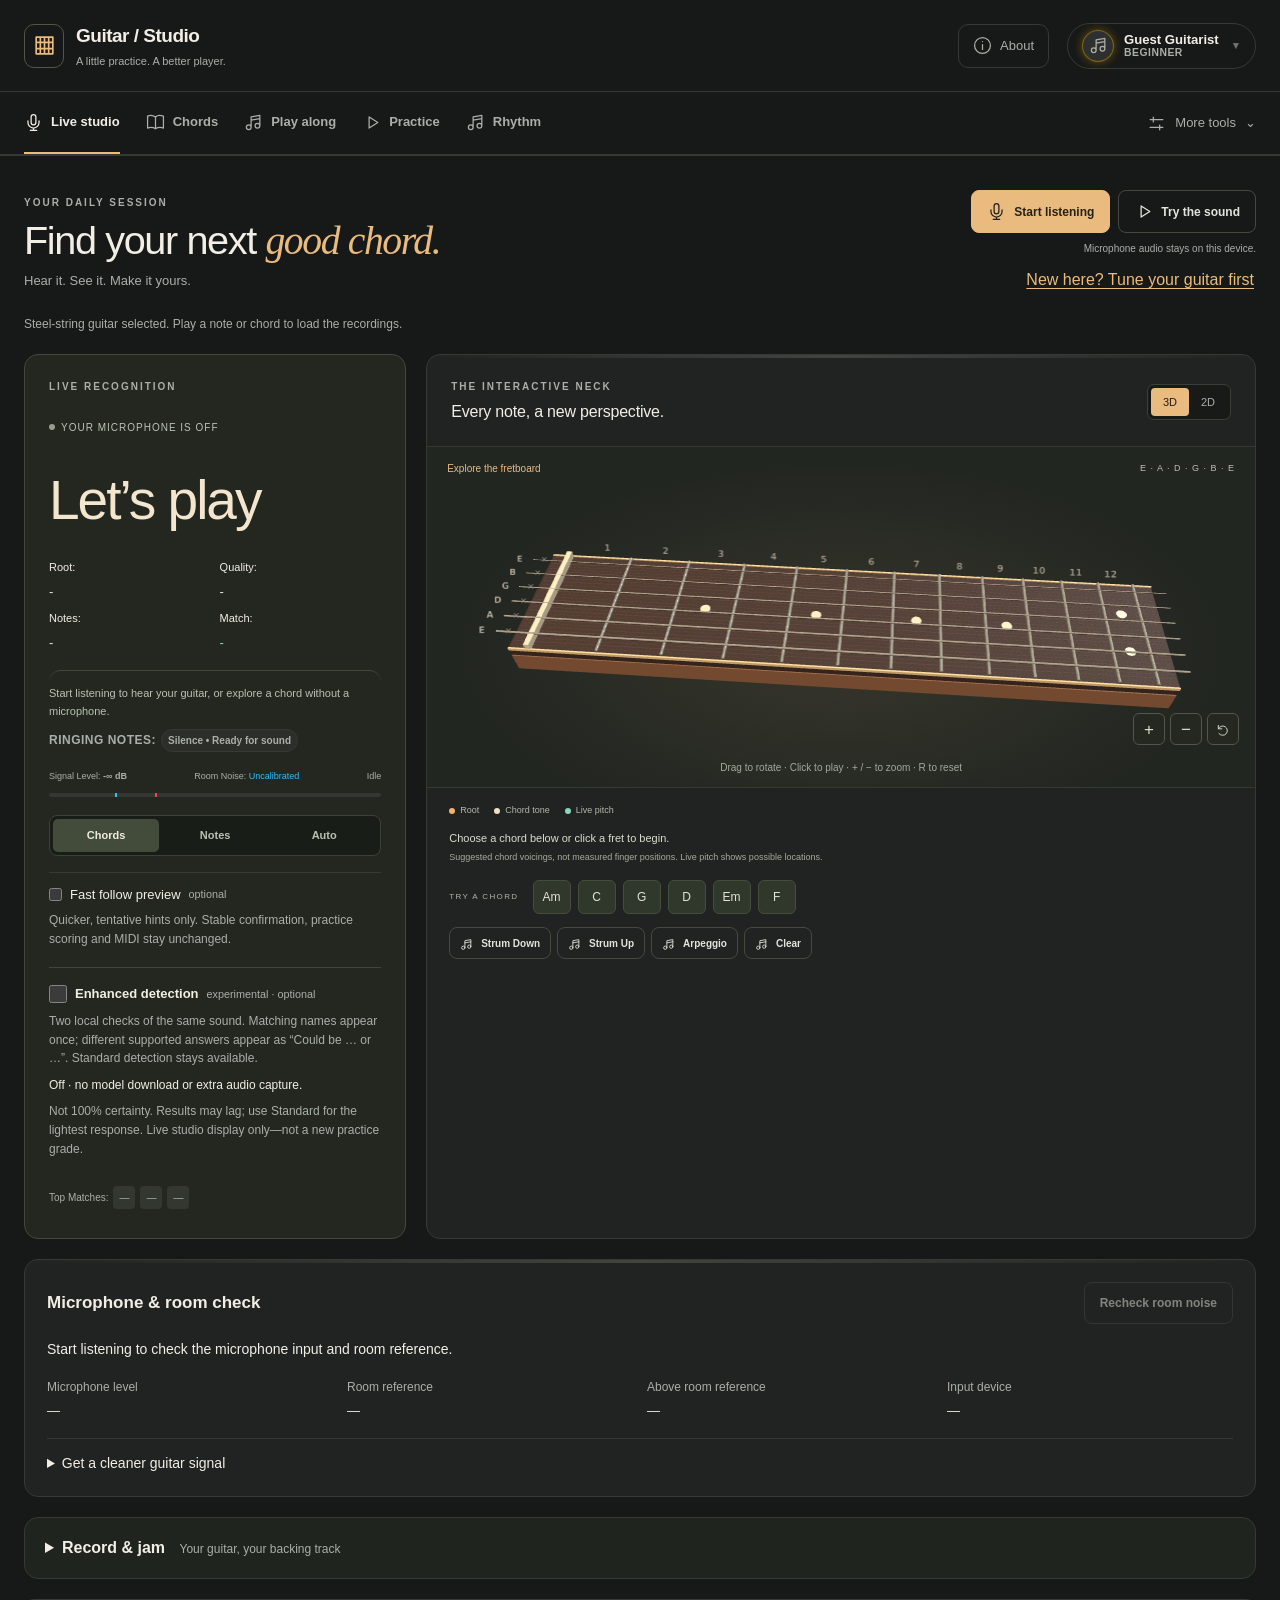
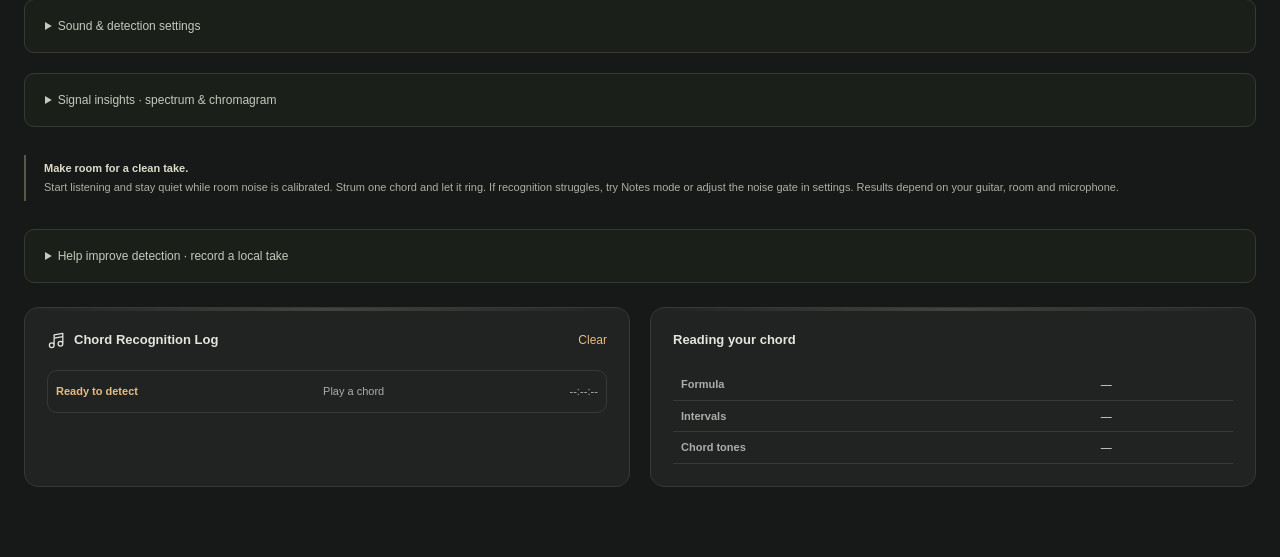
<file: index.html>
<!DOCTYPE html>
<html lang="en">
<head>
  <meta charset="UTF-8">
  <meta name="viewport" content="width=device-width, initial-scale=1.0">
  <title>Guitar Studio — Find your next good chord</title>
  <link rel="manifest" href="./manifest.json">
  <meta name="theme-color" content="#171918">
  <meta name="apple-mobile-web-app-capable" content="yes">
  <meta name="apple-mobile-web-app-status-bar-style" content="black-translucent">
  <meta name="apple-mobile-web-app-title" content="GuitarStudio">
  <link rel="apple-touch-icon" href="./icon-192.png">
  <link rel="icon" type="image/png" href="./icon-192.png">
  <script>
    // Lightweight global error logger: keeps the last 20 runtime errors in
    // localStorage so real user crashes can be inspected (window.__appErrors()).
    (function () {
      var KEY = 'gcs_error_log';
      function record(entry) {
        try {
          var log = JSON.parse(localStorage.getItem(KEY) || '[]');
          log.push(Object.assign({ t: new Date().toISOString() }, entry));
          while (log.length > 20) log.shift();
          localStorage.setItem(KEY, JSON.stringify(log));
        } catch (e) { /* storage full/unavailable — ignore */ }
      }
      window.addEventListener('error', function (e) {
        record({ type: 'error', message: String(e.message), source: e.filename, line: e.lineno });
      });
      window.addEventListener('unhandledrejection', function (e) {
        record({ type: 'unhandledrejection', message: String(e.reason && e.reason.message || e.reason) });
      });
      window.__appErrors = function () { try { return JSON.parse(localStorage.getItem(KEY) || '[]'); } catch (e) { return []; } };
    })();
  </script>
  <style>:root{--bg-dark:#07090e;--panel-bg:#0e121ef0;--card-bg:#141a2ce0;--accent-gold:#ffb300;--accent-amber:#ff8f00;--accent-cyan:#38bdf8;--accent-emerald:#10b981;--accent-rose:#f43f5e;--accent-purple:#a855f7;--text-main:#f8fafc;--text-muted:#94a3b8;--border-subtle:#ffb30040;--border-light:#ffffff14;--space-xs:4px;--space-sm:8px;--space-md:16px;--space-lg:24px;--space-xl:32px;--radius-sm:6px;--radius-md:10px;--radius-lg:16px;--radius-xl:20px;--radius-full:9999px;--shadow-sm:0 2px 8px #0000004d;--shadow-md:0 8px 24px #0006;--shadow-lg:0 16px 48px #00000080;--shadow-glow:0 0 20px #ffb3004d}@media (prefers-color-scheme:light){:root{--bg-dark:#f8fafc;--panel-bg:#fffffff2;--card-bg:#f8fafce6;--text-main:#0f172a;--text-muted:#64748b;--border-light:#00000014;--border-subtle:#ff8f004d}}*,:before,:after{box-sizing:border-box}*{margin:0;padding:0}html{-webkit-text-size-adjust:100%;font-size:16px}body{background:var(--bg-dark);color:var(--text-main);flex-direction:column;min-height:100vh;font-family:-apple-system,BlinkMacSystemFont,Segoe UI,Roboto,Helvetica,Arial,sans-serif;line-height:1.5;display:flex;overflow-x:hidden}:focus-visible{outline:2px solid var(--accent-gold);outline-offset:2px}::-webkit-scrollbar{width:8px;height:8px}::-webkit-scrollbar-track{background:var(--bg-dark)}::-webkit-scrollbar-thumb{background:var(--border-subtle);border-radius:4px}::-webkit-scrollbar-thumb:hover{background:var(--accent-gold)}#top-bar{padding:var(--space-md) var(--space-lg);-webkit-backdrop-filter:blur(14px);backdrop-filter:blur(14px);border-bottom:1px solid var(--border-subtle);z-index:30;justify-content:space-between;align-items:center;gap:var(--space-sm);background:linear-gradient(#101422fa 0%,#090c14eb 100%);flex-wrap:wrap;display:flex}.brand{align-items:center;gap:var(--space-sm);display:flex}.brand-icon{filter:drop-shadow(0 0 8px #ffb30099);font-size:1.8rem}.brand-text h1{background:linear-gradient(90deg,#ffd54f,#ff9100,#ff6d00);-webkit-text-fill-color:transparent;letter-spacing:.5px;-webkit-background-clip:text;font-size:1.25rem;font-weight:800}.brand-text p{color:var(--text-muted);font-size:.75rem}.top-actions{align-items:center;gap:var(--space-sm);flex-wrap:wrap;display:flex}.badge{border:1px solid var(--border-light);border-radius:var(--radius-full);color:var(--text-muted);background:#ffffff0f;align-items:center;gap:6px;padding:6px 12px;font-size:.75rem;display:flex}.badge.active{color:#6ee7b7;background:#10b98126;border-color:#10b98166}.badge.calibrated{color:#7dd3fc;background:#38bdf826;border-color:#38bdf866}.studio-nav-container{border-bottom:1px solid var(--border-light);z-index:1000;-webkit-backdrop-filter:blur(16px);backdrop-filter:blur(16px);background:#0a0e18f2;position:sticky;top:0;box-shadow:0 4px 20px #0006}.studio-nav-bar{scrollbar-width:thin;gap:8px;max-width:1400px;margin:0 auto;padding:10px 20px;display:flex;overflow-x:auto}.studio-tab-btn{border-radius:var(--radius-md);color:var(--text-muted);cursor:pointer;white-space:nowrap;-webkit-user-select:none;user-select:none;background:#ffffff08;border:1px solid #ffffff14;align-items:center;gap:8px;padding:9px 18px;font-size:.86rem;font-weight:700;transition:all .2s cubic-bezier(.4,0,.2,1);display:inline-flex}.studio-tab-btn:hover{color:#fff;background:#ffffff14;border-color:#fff3;transform:translateY(-1px)}.studio-tab-btn.active{color:var(--accent-gold);border-color:var(--accent-gold);background:linear-gradient(135deg,#ffb30040,#ff8f001f);box-shadow:0 0 20px #ffb30059}.studio-tab-btn .tab-badge{color:var(--text-muted);background:#ffffff1a;border-radius:6px;padding:2px 6px;font-size:.68rem}.studio-tab-btn.active .tab-badge{background:var(--accent-gold);color:#000}.studio-tab-pane{animation:.22s ease-out tabFadeIn;display:none}.studio-tab-pane.active{display:block}@keyframes tabFadeIn{0%{opacity:0;transform:translateY(6px)}to{opacity:1;transform:translateY(0)}}#main-container{padding:var(--space-lg);gap:var(--space-lg);flex:1;grid-template-columns:1fr 400px;width:100%;max-width:1440px;margin:0 auto;display:grid}@media (max-width:1100px){#main-container{grid-template-columns:1fr}}.card{background:var(--card-bg);border:1px solid var(--border-light);border-radius:var(--radius-lg);padding:var(--space-lg);-webkit-backdrop-filter:blur(12px);backdrop-filter:blur(12px);box-shadow:var(--shadow-md);margin-bottom:var(--space-lg);position:relative;overflow:hidden}.card:before{content:"";background:linear-gradient(90deg, transparent, var(--border-subtle), transparent);height:3px;position:absolute;top:0;left:0;right:0}.card-header{margin-bottom:var(--space-md);justify-content:space-between;align-items:center;display:flex}.card-title{color:var(--text-main);align-items:center;gap:8px;font-size:1rem;font-weight:700;display:flex}.chord-hero-box{border:2px solid var(--accent-gold);border-radius:var(--radius-xl);padding:var(--space-lg);text-align:center;margin-bottom:var(--space-lg);box-sizing:border-box;background:linear-gradient(145deg,#141a2ef2,#0a0e1afa);flex-direction:column;justify-content:space-between;min-height:310px;transition:border-color .25s,box-shadow .25s;display:flex;position:relative;box-shadow:0 0 35px #ffb3002e,inset 0 0 20px #ffb3000d}.status-badge-row{flex-wrap:wrap;justify-content:center;align-items:center;gap:10px;min-height:36px;display:flex}.chord-status-badge{text-transform:uppercase;letter-spacing:1px;border-radius:var(--radius-full);color:var(--text-muted);background:#ffffff14;align-items:center;gap:6px;padding:4px 12px;font-size:.75rem;display:inline-flex}.status-dot{background:#71717a;border-radius:50%;width:8px;height:8px}.status-dot.listening{background:var(--accent-emerald);box-shadow:0 0 10px var(--accent-emerald);animation:1.5s infinite pulse}.status-dot.calibrating{background:var(--accent-cyan);box-shadow:0 0 10px var(--accent-cyan);animation:.8s infinite pulse}@keyframes pulse{0%,to{opacity:1;transform:scale(1)}50%{opacity:.4;transform:scale(1.3)}}.detected-chord-name{letter-spacing:1px;background:linear-gradient(135deg,#fff 20%,#ffd54f 75%,#ff9100 100%);-webkit-text-fill-color:transparent;text-shadow:0 4px 24px #ffb3004d;text-align:center;-webkit-background-clip:text;justify-content:center;align-items:center;height:78px;min-height:78px;margin:4px 0;font-size:3.6rem;font-weight:900;line-height:1.1;display:flex;overflow:hidden}.top-candidates-row{height:34px;min-height:34px;color:var(--text-muted);justify-content:center;align-items:center;gap:8px;margin:4px 0;font-size:.8rem;display:flex}.candidate-pill{border:1px solid var(--border-light);background:#ffffff0d;border-radius:12px;padding:3px 10px}.candidate-pill strong{color:var(--accent-gold)}.chord-sub-info{flex-wrap:wrap;justify-content:center;align-items:center;gap:10px;min-height:44px;margin-top:8px;display:flex}.info-pill{border:1px solid var(--border-light);background:#ffffff0d;border-radius:12px;align-items:center;gap:6px;padding:6px 14px;font-size:.85rem;display:flex}.info-pill strong{color:var(--accent-cyan)}.seventh-inspector-box{box-sizing:border-box;text-align:left;background:#00000073;border:1px solid #ffb30047;border-radius:14px;height:94px;min-height:94px;margin-top:12px;padding:10px 16px;font-size:.78rem;transition:border-color .25s,background .25s;overflow:hidden}.inspector-header{justify-content:space-between;align-items:center;margin-bottom:6px;display:flex}.verdict-pill{text-transform:uppercase;letter-spacing:.5px;border-radius:12px;padding:3px 10px;font-size:.72rem;font-weight:800}.verdict-triad{color:#34d399;background:#10b98133;border:1px solid #10b98166}.verdict-seventh{color:#fbbf24;background:#f59e0b33;border:1px solid #f59e0b66}.inspector-meter-row{align-items:center;gap:10px;margin:6px 0;display:flex}.seventh-meter-track{background:#ffffff1a;border-radius:4px;flex:1;height:8px;position:relative;overflow:hidden}.seventh-meter-fill{background:linear-gradient(90deg, var(--accent-cyan), var(--accent-gold));width:0%;height:100%;transition:width 80ms}.seventh-meter-marker{z-index:5;background:#f43f5e;width:2px;position:absolute;top:0;bottom:0}.inspector-desc{color:var(--text-muted);font-size:.73rem;line-height:1.4}.meter-box{flex-direction:column;gap:4px;margin-top:14px;display:flex}.meter-labels{color:var(--text-muted);justify-content:space-between;font-size:.7rem;display:flex}.meter-container{background:#ffffff14;border-radius:5px;width:100%;height:10px;position:relative;overflow:hidden}.meter-bar{background:linear-gradient(90deg,#10b981 40%,#ffb300 75%,#f43f5e 95%);width:0%;height:100%;transition:width 50ms}.meter-threshold-marker{z-index:5;background:#f43f5e;width:2px;position:absolute;top:0;bottom:0}.noise-floor-marker{z-index:4;background:#38bdf8;width:2px;position:absolute;top:0;bottom:0}.visualizer-grid{gap:var(--space-md);margin-bottom:var(--space-md);grid-template-columns:1fr 1fr;display:grid}@media (max-width:768px){.visualizer-grid{grid-template-columns:1fr}}.vis-box{border:1px solid var(--border-light);border-radius:var(--radius-md);padding:var(--space-sm);background:#0a0e18d9;flex-direction:column;align-items:center;display:flex}.vis-label{color:var(--text-muted);justify-content:space-between;align-self:flex-start;align-items:center;gap:6px;width:100%;margin-bottom:8px;font-size:.75rem;font-weight:600;display:flex}canvas{border-radius:8px;width:100%;height:140px;display:block}.chroma-bars{justify-content:space-between;align-items:flex-end;gap:4px;width:100%;height:110px;padding:0 4px 4px;display:flex}.chroma-col{flex-direction:column;flex:1;justify-content:flex-end;align-items:center;height:100%;display:flex}.chroma-fill{background:linear-gradient(180deg, var(--accent-gold), #ffb30033);border-radius:4px 4px 0 0;width:100%;height:4%;min-height:3px;transition:height 80ms}.chroma-col.highlight .chroma-fill{background:linear-gradient(#ff4081,#f50057);box-shadow:0 0 10px #f50057b3}.chroma-note-name{color:var(--text-muted);margin-top:6px;font-size:.72rem;font-weight:700}.chroma-col.highlight .chroma-note-name{color:#ff80ab;font-weight:800}.btn-group{gap:var(--space-sm);margin-top:var(--space-md);flex-wrap:wrap;display:flex}.btn{border-radius:var(--radius-md);cursor:pointer;border:none;align-items:center;gap:8px;padding:10px 18px;font-size:.88rem;font-weight:700;transition:all .2s;display:inline-flex}.btn-primary{background:linear-gradient(135deg, var(--accent-gold), var(--accent-amber));color:#07090e;box-shadow:0 4px 15px #ffb3004d}.btn-primary:hover{transform:translateY(-2px);box-shadow:0 6px 20px #ffb30073}.btn-calibrate{color:#fff;background:linear-gradient(135deg,#0284c7,#0369a1);box-shadow:0 4px 15px #0284c74d}.btn-calibrate:hover{background:linear-gradient(135deg,#0369a1,#075985);transform:translateY(-2px)}.btn-secondary{color:var(--text-main);border:1px solid var(--border-light);background:#ffffff14}.btn-secondary:hover{background:#ffffff24;border-color:#fff3}.btn-test-speaker{color:#fff;background:linear-gradient(135deg,#10b981,#059669);box-shadow:0 4px 12px #10b9814d}.btn-test-speaker:hover{transform:translateY(-2px)}.btn-listen-active{animation:1.5s infinite micPulse;color:#fff!important;background:linear-gradient(135deg,#ef4444,#dc2626)!important;box-shadow:0 0 20px #ef444480!important}@keyframes micPulse{0%,to{box-shadow:0 0 15px #ef444466}50%{box-shadow:0 0 28px #ef4444cc}}.controls-grid{gap:var(--space-md);margin-top:var(--space-md);padding:var(--space-md) var(--space-lg);border-radius:var(--radius-md);background:#00000040;grid-template-columns:repeat(auto-fit,minmax(240px,1fr));display:grid}.slider-item{color:var(--text-muted);flex-direction:column;gap:6px;font-size:.8rem;display:flex}.slider-row{align-items:center;gap:10px;display:flex}.slider-row input[type=range]{accent-color:var(--accent-gold);cursor:pointer;flex:1}.mode-toggle-group{background:#ffffff0d;border-radius:8px;gap:6px;padding:3px;display:flex}.mode-pill{color:var(--text-muted);cursor:pointer;background:0 0;border:none;border-radius:6px;flex:1;padding:5px 8px;font-size:.75rem;font-weight:600;transition:all .2s}.mode-pill.active{background:var(--accent-gold);color:#000;font-weight:700}.fretboard-container{padding:16px 12px 12px;overflow-x:auto;background:linear-gradient(#170f0a 0%,#2a1910 20%,#1f130b 50%,#2a1910 80%,#170f0a 100%)!important;border:2px solid #5a3825!important;border-radius:16px!important;box-shadow:inset 0 3px 12px #000000f2,inset 0 -3px 12px #000000f2,0 12px 35px #0009!important}.fretboard-board{flex-direction:column;min-width:740px;display:flex;position:relative}.fret-numbers{margin-bottom:6px;padding-left:54px;display:flex}.fret-num{text-align:center;color:#8d6e63;flex:1;font-size:.7rem;font-weight:700}.fret-num.marker{text-shadow:0 0 8px #ffb30099;color:var(--accent-gold)!important}.guitar-string-row{align-items:center;height:32px;display:flex;position:relative}.string-header{width:54px;color:var(--text-muted);align-items:center;gap:6px;font-size:.78rem;font-weight:700;display:flex}.string-header .mute-btn{border:1px solid var(--border-light);color:#f43f5e;cursor:pointer;background:#ffffff1a;border-radius:4px;justify-content:center;align-items:center;width:20px;height:20px;font-size:.7rem;font-weight:800;display:flex}.string-header .mute-btn.muted{color:#fff;background:#f43f5e}.fret-cells-container{flex:1;display:flex;position:relative}.string-wire{pointer-events:none;z-index:1;background:linear-gradient(#d4af37,#8c6d32,#3b2f15);position:absolute;top:50%;left:0;right:0;transform:translateY(-50%);box-shadow:0 1px 3px #000c}.str-6{height:4.2px}.str-5{height:3.4px}.str-4{height:2.6px}.str-3{height:2px}.str-2{height:1.5px}.str-1{height:1.1px}.fret-cell{cursor:pointer;z-index:2;border-right:2px solid #bcaaa4;flex:1;justify-content:center;align-items:center;height:32px;transition:background .15s;display:flex;position:relative}.fret-cell:first-child{border-left:6px solid #efebe9}.fret-cell:hover{background:#ffb30026}.fret-cell .finger-dot{background:var(--accent-gold);color:#000;border-radius:50%;justify-content:center;align-items:center;width:22px;height:22px;font-size:.7rem;font-weight:800;animation:.15s cubic-bezier(.175,.885,.32,1.275) popIn;display:flex;box-shadow:0 0 10px #ffb300e6}@keyframes popIn{0%{opacity:0;transform:scale(.3)}to{opacity:1;transform:scale(1)}}.sidebar{gap:var(--space-lg);flex-direction:column;display:flex}.sound-style-box{border:1px solid var(--border-subtle);border-radius:var(--radius-md);padding:var(--space-sm) var(--space-md);margin-bottom:var(--space-md);background:#ffb30014;flex-direction:column;gap:8px;display:flex}.sound-style-box .label{color:var(--accent-gold);text-transform:uppercase;letter-spacing:.5px;font-size:.75rem;font-weight:700}.sound-buttons{gap:8px;display:flex}.sound-btn{border:1px solid var(--border-light);color:var(--text-main);cursor:pointer;background:#ffffff0d;border-radius:8px;flex:1;justify-content:center;align-items:center;gap:6px;padding:7px 10px;font-size:.78rem;font-weight:600;transition:all .2s;display:flex}.sound-btn.active{background:var(--accent-gold);color:#000;border-color:var(--accent-gold);font-weight:800}.history-log-box{border:1px solid var(--border-light);background:#0000004d;border-radius:10px;flex-direction:column;gap:6px;max-height:160px;padding:8px;font-size:.78rem;display:flex;overflow-y:auto}.history-item{background:#ffffff0a;border-radius:6px;justify-content:space-between;align-items:center;padding:4px 8px;display:flex}.history-item .hist-name{color:var(--accent-gold);font-weight:700}.history-item .hist-time{color:var(--text-muted);font-size:.7rem}.theory-table{border-collapse:collapse;width:100%;font-size:.82rem}.theory-table th,.theory-table td{text-align:left;border-bottom:1px solid var(--border-light);padding:7px 8px}.theory-table th{color:var(--text-muted);font-weight:600}.theory-table td strong{color:var(--accent-cyan)}.diag-box{border-radius:var(--radius-md);padding:var(--space-sm) var(--space-md);color:#bae6fd;background:#38bdf814;border:1px solid #38bdf840;font-size:.8rem;line-height:1.5}.diag-box strong{color:#38bdf8}.rhythm-dock-container{border-top:1px solid var(--border-subtle);justify-content:space-between;align-items:center;gap:var(--space-sm);z-index:100;-webkit-backdrop-filter:blur(16px);backdrop-filter:blur(16px);background:linear-gradient(#101626fa,#090d18f5);flex-wrap:wrap;padding:10px 20px;display:flex;position:sticky;bottom:0;box-shadow:0 -4px 25px #00000080}.rhythm-dock-left{align-items:center;gap:var(--space-sm);flex-wrap:wrap;display:flex}.rhythm-select-pill{border:1px solid var(--border-light);color:var(--text-main);cursor:pointer;background:#ffffff0f;border-radius:12px;outline:none;padding:6px 12px;font-size:.8rem;font-weight:700}.rhythm-select-pill option{color:#fff;background:#0d1222}.rhythm-beat-indicators{align-items:center;gap:6px;display:flex}.rhythm-beat-dot{background:#ffffff26;border-radius:50%;width:10px;height:10px;transition:all .1s}.rhythm-beat-dot.sam-beat{border:1.5px solid var(--accent-gold)}.rhythm-beat-dot.active-beat{background:var(--accent-gold);box-shadow:0 0 10px var(--accent-gold);transform:scale(1.3)}.user-profile-btn{border:1px solid var(--border-subtle);color:var(--text-main);cursor:pointer;background:linear-gradient(135deg,#ffb30024,#ff8f0014);border-radius:24px;align-items:center;gap:10px;padding:6px 14px;transition:all .2s;display:inline-flex}.user-profile-btn:hover{border-color:var(--accent-gold);background:linear-gradient(135deg,#ffb30047,#ff8f002e);transform:translateY(-1px);box-shadow:0 4px 15px #ffb30040}.user-avatar-badge{background:#ffffff1a;border:1px solid #ffb30066;border-radius:50%;justify-content:center;align-items:center;width:32px;height:32px;font-size:1.15rem;display:flex;box-shadow:0 0 10px #ffb30059}.user-info-text{text-align:left;flex-direction:column;line-height:1.15;display:flex}.user-name{color:#fff;font-size:.82rem;font-weight:700}.user-level-badge{color:var(--accent-gold);text-transform:uppercase;letter-spacing:.5px;font-size:.65rem;font-weight:600}.modal-backdrop{-webkit-backdrop-filter:blur(12px);backdrop-filter:blur(12px);z-index:9999;background:#03060fd9;justify-content:center;align-items:center;padding:20px;display:none;position:fixed;inset:0}.modal-backdrop.active{display:flex}.modal-card{border:1px solid var(--border-subtle);background:linear-gradient(160deg,#0e1424,#080b14);border-radius:24px;flex-direction:column;width:100%;max-width:650px;max-height:90vh;animation:.22s cubic-bezier(.16,1,.3,1) modalPopIn;display:flex;overflow-y:auto;box-shadow:0 20px 60px #000000d9,0 0 30px #ffb3001f}@keyframes modalPopIn{0%{opacity:0;transform:scale(.94)}to{opacity:1;transform:scale(1)}}.modal-header{border-bottom:1px solid var(--border-light);justify-content:space-between;align-items:center;padding:18px 24px;display:flex}.modal-body{padding:24px}.modal-tab-row{border-bottom:1px solid var(--border-light);gap:10px;margin-bottom:20px;display:flex}.modal-tab-btn{color:var(--text-muted);cursor:pointer;background:0 0;border:none;border-bottom:2px solid #0000;padding:8px 16px;font-size:.85rem;font-weight:700;transition:all .2s}.modal-tab-btn.active{color:var(--accent-gold);border-bottom-color:var(--accent-gold)}.stats-grid-4{grid-template-columns:repeat(auto-fit,minmax(130px,1fr));gap:12px;margin:16px 0;display:grid}.stat-card-mini{border:1px solid var(--border-light);text-align:center;background:#ffffff08;border-radius:14px;padding:14px 10px}.stat-num-mini{color:var(--accent-gold);font-size:1.4rem;font-weight:800}.stat-label-mini{color:var(--text-muted);margin-top:4px;font-size:.72rem}.profile-list-item{border:1px solid var(--border-light);background:#ffffff08;border-radius:14px;justify-content:space-between;align-items:center;gap:12px;margin-bottom:10px;padding:12px 16px;transition:all .2s;display:flex}.profile-list-item.active-profile{border-color:var(--accent-gold);background:#ffb30014}.modal-pane{display:none}.modal-pane.active{display:block}.recorder-container{max-width:900px;margin:0 auto}.recorder-card{background:var(--panel-bg);border:1px solid var(--border-light);border-radius:var(--radius-xl);margin-bottom:24px;padding:24px 32px}.rec-time-display{color:var(--accent-gold);text-align:center;text-shadow:0 0 20px #ffb30066;margin:16px 0;font-family:Courier New,monospace;font-size:2.5rem;font-weight:800}.rec-button-big{color:#fff;cursor:pointer;background:linear-gradient(145deg,#ef4444,#dc2626);border:4px solid #ffffff1a;border-radius:50%;justify-content:center;align-items:center;width:96px;height:96px;font-size:2.2rem;transition:all .15s;display:flex;box-shadow:0 8px 30px #ef444480,inset 0 -4px 12px #0000004d}.rec-button-big:hover{transform:scale(1.05);box-shadow:0 12px 40px #ef4444b3,inset 0 -4px 12px #0000004d}.rec-button-big.recording-now{background:linear-gradient(145deg,#dc2626,#b91c1c);animation:.8s infinite recPulse}@keyframes recPulse{0%,to{box-shadow:0 8px 30px #ef444480,0 0 #ef4444b3,inset 0 -4px 12px #0000004d}50%{box-shadow:0 8px 30px #ef444480,0 0 0 12px #ef444400,inset 0 -4px 12px #0000004d}}#rec-countin-overlay{text-align:center}#rec-active-player-box audio{width:100%}.rec-list{max-height:400px;overflow-y:auto}.rec-item{border:1px solid var(--border-light);background:#ffffff05;border-radius:12px;justify-content:space-between;align-items:center;margin-bottom:8px;padding:12px 16px;display:flex}.rec-item:hover{border-color:var(--border-subtle)}.badge{border-radius:var(--radius-full);align-items:center;gap:6px;padding:4px 10px;font-size:.75rem;font-weight:600;display:inline-flex}.badge.active{border:1px solid var(--accent-emerald);color:var(--accent-emerald);background:#10b98126}.modal-backdrop{-webkit-backdrop-filter:blur(10px);backdrop-filter:blur(10px);z-index:2000;background:#000000bf;justify-content:center;align-items:center;display:none;position:fixed;inset:0}.modal-card{border:1.5px solid var(--accent-purple);border-radius:var(--radius-xl);padding:var(--space-xl);gap:var(--space-md);background:#0f1424;flex-direction:column;width:90%;max-width:540px;display:flex;box-shadow:0 15px 50px #000000b3}.sr-only{clip:rect(0, 0, 0, 0);white-space:nowrap;border:0;width:1px;height:1px;margin:-1px;padding:0;position:absolute;overflow:hidden}.hidden{display:none!important}.flex-center{justify-content:center;align-items:center;display:flex}.text-gold{color:var(--accent-gold)}.text-cyan{color:var(--accent-cyan)}.text-emerald{color:var(--accent-emerald)}.songs-container{flex-direction:column;gap:20px;max-width:1300px;margin:20px auto;padding:0 20px;display:flex}.song-hero-card{border:1px solid var(--border-subtle);background:linear-gradient(145deg,#141a30eb,#0c101ef2);border-radius:20px;flex-direction:column;gap:18px;padding:24px;display:flex;box-shadow:0 10px 40px #0006}.song-header-row{flex-wrap:wrap;justify-content:space-between;align-items:flex-start;gap:16px;display:flex}.song-title-group h2{background:linear-gradient(90deg,#ffd54f,#ff9100,#ff6d00);-webkit-text-fill-color:transparent;-webkit-background-clip:text;align-items:center;gap:10px;margin-bottom:4px;font-size:1.6rem;font-weight:800;display:flex}.song-meta-pills{flex-wrap:wrap;gap:8px;margin-top:6px;display:flex}.song-meta-pill{border:1px solid var(--border-light);color:var(--text-muted);background:#ffffff0d;border-radius:14px;align-items:center;gap:6px;padding:4px 12px;font-size:.76rem;display:inline-flex}.song-meta-pill strong{color:var(--accent-gold)}.song-select-dropdown{border:1.5px solid var(--accent-gold);color:var(--text-main);cursor:pointer;background:#0e121ee6;border-radius:12px;outline:none;min-width:260px;padding:10px 16px;font-size:.92rem;font-weight:700}.song-select-dropdown option{color:#fff;background:#0d111e}.song-playback-bar{border:1px solid var(--border-light);background:#0006;border-radius:16px;flex-wrap:wrap;justify-content:space-between;align-items:center;gap:12px;padding:12px 18px;display:flex}.playback-main-btns{flex-wrap:wrap;align-items:center;gap:8px;display:flex}.btn-song-play{color:#fff;cursor:pointer;background:linear-gradient(135deg,#10b981,#059669);border:none;border-radius:12px;align-items:center;gap:8px;padding:10px 22px;font-size:.95rem;font-weight:800;transition:transform .15s,box-shadow .15s;display:flex;box-shadow:0 4px 15px #10b98166}.btn-song-play:hover{transform:translateY(-2px);box-shadow:0 6px 20px #10b98199}.btn-song-play.playing{background:linear-gradient(135deg,#f43f5e,#be123c);box-shadow:0 4px 15px #f43f5e66}.song-mode-btn{color:var(--text-muted);cursor:pointer;background:0 0;border:none;border-radius:8px;padding:6px 14px;font-size:.8rem;font-weight:700;transition:all .2s}.song-mode-btn.active{background:var(--accent-gold);color:#000;font-weight:800;box-shadow:0 0 12px #ffb30066}.tempo-speed-control{color:var(--text-muted);border:1px solid var(--border-light);background:#ffffff0d;border-radius:10px;align-items:center;gap:8px;padding:6px 12px;font-size:.82rem;font-weight:700;display:flex}.practice-mic-toggle{border:1px solid var(--border-light);color:var(--text-main);cursor:pointer;background:#ffffff0f;border-radius:10px;align-items:center;gap:6px;padding:8px 14px;font-size:.8rem;font-weight:700;display:flex}.practice-mic-toggle.active{border-color:var(--accent-emerald);color:var(--accent-emerald);background:#10b98126}.song-guitar-card{border:1px solid var(--border-light);background:#0006;border-radius:16px;padding:16px}.song-guitar-hud-row{flex-wrap:wrap;justify-content:space-between;align-items:center;gap:12px;display:flex}.hud-stat-badge{border:1px solid var(--border-light);background:#ffffff0a;border-radius:10px;flex-direction:column;gap:2px;padding:6px 12px;display:flex}.hud-stat-lbl{color:var(--text-muted);text-transform:uppercase;letter-spacing:.5px;font-size:.65rem;font-weight:700}.hud-stat-val{color:#fff;font-size:.92rem;font-weight:800}.eval-match-indicator{border:1px solid var(--border-light);color:var(--text-muted);background:#ffffff0f;border-radius:20px;padding:6px 14px;font-size:.82rem;font-weight:700}.eval-match-indicator.match-success{border-color:var(--accent-emerald);color:var(--accent-emerald);background:#10b98133;animation:.4s pulseMatch}@keyframes pulseMatch{0%{transform:scale(1)}50%{transform:scale(1.08)}to{transform:scale(1)}}.lyrics-scroll-container{border:1px solid var(--border-light);background:#0000004d;border-radius:12px;flex-direction:column;gap:10px;max-height:280px;padding:14px;display:flex;overflow-y:auto}.lyric-line-item{cursor:pointer;border-left:3px solid #0000;border-radius:8px;padding:8px 12px;transition:background .15s}.lyric-line-item:hover{background:#ffffff0a}.lyric-line-item.active-line{border-left-color:var(--accent-gold);background:#ffb3001f}.chord-word-pair{flex-direction:column;align-items:flex-start;margin-right:12px;display:inline-flex}.chord-label-over{color:var(--accent-gold);min-height:18px;font-size:.8rem;font-weight:800}.lyric-word-under{color:#fff;font-size:.95rem}.chord-tag-badge{color:var(--accent-gold);cursor:pointer;background:#ffb30026;border:1px solid #ffb3004d;border-radius:6px;align-items:center;gap:4px;padding:4px 10px;font-family:monospace;font-size:.85rem;font-weight:800;transition:all .2s;display:inline-flex}.chord-tag-badge:hover{border-color:var(--accent-gold);background:#ffb3004d}.chord-tag-badge.playing-now{background:var(--accent-gold);color:#000;transform:scale(1.08);box-shadow:0 0 14px #ffb300cc}.chord-tag-badge.user-matched{background:var(--accent-emerald)!important;color:#000!important;box-shadow:0 0 18px var(--accent-emerald)!important;border-color:#fff!important}.trainer-container{flex-direction:column;gap:18px;max-width:900px;margin:20px auto;padding:0 16px;display:flex}.trainer-stats-row{grid-template-columns:repeat(auto-fit,minmax(140px,1fr));gap:12px;display:grid}.trainer-stat-card{border:1px solid var(--border-light);text-align:center;background:#141a2ce0;border-radius:14px;padding:14px}.trainer-stat-val{color:var(--accent-gold);font-size:1.6rem;font-weight:900}.trainer-stat-label{color:var(--text-muted);text-transform:uppercase;margin-top:4px;font-size:.72rem;font-weight:700}.trainer-card-hero{border:1.5px solid var(--accent-gold);text-align:center;background:linear-gradient(145deg,#141a30f0,#0e1220f5);border-radius:20px;padding:30px 20px;box-shadow:0 10px 40px #00000080}.trainer-instruction{color:var(--text-muted);margin-bottom:8px;font-size:1rem}.trainer-target-chord{color:var(--accent-gold);margin:6px 0;font-size:2.6rem;font-weight:900}.quiz-choice-btn{border:1.5px solid var(--border-light);color:#fff;cursor:pointer;background:#ffffff0d;border-radius:12px;padding:14px;font-size:1.2rem;font-weight:800;transition:all .15s}.quiz-choice-btn:hover{border-color:var(--accent-gold);background:#ffb30033;transform:translateY(-2px)}.quiz-choice-btn.correct{box-shadow:0 0 16px #10b98199;border-color:var(--accent-emerald)!important;color:#34d399!important;background:#10b9814d!important}.quiz-choice-btn.incorrect{border-color:var(--accent-rose)!important;color:#f87171!important;background:#f43f5e4d!important}.scales-container{flex-direction:column;gap:20px;max-width:1300px;margin:20px auto;padding:0 16px;display:flex}.scales-header-card{border:1px solid var(--border-subtle);background:linear-gradient(145deg,#141a30f0,#0e1220f5);border-radius:20px;padding:24px;box-shadow:0 10px 40px #0006}.scale-select-grid{grid-template-columns:repeat(auto-fit,minmax(220px,1fr));gap:16px;margin-top:14px;display:grid}.scale-control-group{flex-direction:column;gap:6px;display:flex}.scale-control-label{text-transform:uppercase;color:var(--accent-gold);letter-spacing:.5px;align-items:center;gap:6px;font-size:.75rem;font-weight:800;display:flex}.scale-root-selector{flex-wrap:wrap;gap:4px;display:flex}.scale-root-btn{border:1px solid var(--border-light);color:var(--text-main);cursor:pointer;background:#ffffff0d;border-radius:6px;padding:4px 8px;font-size:.78rem;font-weight:700}.scale-root-btn:hover{background:var(--accent-gold);color:#000}.scale-root-btn.active{background:var(--accent-gold);color:#000;border-color:var(--accent-gold);font-weight:800}.scale-preset-dropdown{border:1px solid var(--border-light);color:var(--text-main);background:#0e121ee6;border-radius:10px;padding:8px 12px;font-size:.85rem;font-weight:700}.scale-toggle-btn-group{border:1px solid var(--border-light);background:#0000004d;border-radius:10px;padding:3px;display:flex}.scale-toggle-btn{color:var(--text-muted);cursor:pointer;background:0 0;border:none;border-radius:8px;flex:1;padding:6px 10px;font-size:.75rem;font-weight:700}.scale-toggle-btn.active{background:var(--accent-gold);color:#000}.scale-note-marker{z-index:5;border-radius:50%;justify-content:center;align-items:center;width:22px;height:22px;font-size:.68rem;font-weight:800;display:flex;box-shadow:0 0 8px #000c}.scale-note-marker.root{background:var(--accent-gold);color:#000;border:2px solid #fff;box-shadow:0 0 12px #ffb300e6}.scale-note-marker.tone{color:#000;background:#38bdf8}.scale-note-marker.blue-note{color:#fff;background:#a855f7;box-shadow:0 0 10px #a855f7cc}.scale-note-marker.active-playing{box-shadow:0 0 18px #fff, 0 0 25px var(--accent-gold);z-index:10;transform:scale(1.3)}.scale-dot{color:#fff;z-index:5;cursor:pointer;background:#3a3a3a;border-radius:50%;justify-content:center;align-items:center;width:22px;height:22px;font-size:.68rem;font-weight:800;transition:transform .1s,box-shadow .1s,background .1s;display:flex}.scale-dot.root{background:var(--accent-gold);color:#000;border:2px solid #fff}.scale-dot.tone{color:#000;background:#38bdf8}.scale-dot.blue{color:#fff;background:#a855f7}.scale-dot.active-pluck{color:#000;box-shadow:0 0 16px 4px var(--accent-gold), 0 0 26px var(--accent-gold);z-index:10;background:#fff;transform:scale(1.45)}.string-wire.vibrating{filter:brightness(1.7);box-shadow:0 0 8px var(--accent-gold)}</style>
  <script type="module" crossorigin src="./assets/main-B14hSsve.js"></script>
  <link rel="stylesheet" crossorigin href="./assets/main-D9LB-jJo.css">
</head>
<body>
  <!-- Top Navigation Bar -->
  <header id="top-bar">
    <div class="brand">
      <span class="brand-icon">🎸</span>
      <div class="brand-text">
        <h1>Guitar Chord Detective Studio</h1>
        <p>Noise Rejection • Spectral Subtraction • Physical Modeling Synthesis</p>
      </div>
    </div>
    <div class="top-actions">
      <button class="user-profile-btn" id="btn-user-profile" onclick="openUserProfileModal()" title="Guitarist Profile & Accounts" aria-label="Open Guitarist Profile">
        <span class="user-avatar-badge" id="top-user-avatar">🎸</span>
        <div class="user-info-text">
          <span class="user-name" id="top-user-name">Guest Guitarist</span>
          <span class="user-level-badge" id="top-user-level">Beginner</span>
        </div>
        <span style="font-size:0.65rem; opacity:0.6; margin-left:2px;">▼</span>
      </button>
      <button class="midi-badge-btn" id="btn-open-midi-modal" aria-label="Open MIDI Settings">
        <span>🎹</span> Web MIDI: <span id="top-midi-status">Initializing…</span>
      </button>
      <div class="badge" id="noise-reduction-badge">
        <span>🔇</span> Noise Subtraction: <strong id="noise-status-text" style="color:#ffd54f;">Off (Click Calibrate)</strong>
      </div>
      <div class="badge active" id="trigger-mode-badge">
        <span>⚡</span> Mode: Continuous Real-Time Detection
      </div>
    </div>
  </header>

  <!-- Studio Mode Navigation -->
  <nav class="studio-nav-container" aria-label="Studio Modes">
    <div class="studio-nav-bar" role="tablist">
      <button class="studio-tab-btn active" role="tab" aria-selected="true" data-tab="detector" aria-controls="pane-detector">
        <span>🎯</span> Live Detector <span class="tab-badge">Real-Time</span>
      </button>
      <button class="studio-tab-btn" role="tab" aria-selected="false" data-tab="songs" aria-controls="pane-songs">
        <span>🎸</span> Songs & Play-Along <span class="tab-badge" style="background:#f59e0b; color:#000;">Notes & Chords</span>
      </button>
      <button class="studio-tab-btn" role="tab" aria-selected="false" data-tab="drill" aria-controls="pane-drill">
        <span>🎯</span> Chord Change Drill <span class="tab-badge" style="background:#10b981; color:#000;">Practice</span>
      </button>
      <button class="studio-tab-btn" role="tab" aria-selected="false" data-tab="trainer" aria-controls="pane-trainer">
        <span>👂</span> Ear Training Quiz <span class="tab-badge" style="background:#8b5cf6; color:#fff;">Cadence & Quiz</span>
      </button>
      <button class="studio-tab-btn" role="tab" aria-selected="false" data-tab="scales" aria-controls="pane-scales">
        <span>🎼</span> Scales & 3D Neck <span class="tab-badge" style="background:#06b6d4; color:#000;">BPM Control</span>
      </button>
      <button class="studio-tab-btn" role="tab" aria-selected="false" data-tab="analysis" aria-controls="pane-analysis">
        <span>🎵</span> Analyze Audio
      </button>
      <button class="studio-tab-btn" role="tab" aria-selected="false" data-tab="theory" aria-controls="pane-theory">
        <span>◯</span> Theory Lessons
      </button>
      <button class="studio-tab-btn" role="tab" aria-selected="false" data-tab="tuner" aria-controls="pane-tuner">
        <span>🪕</span> Headstock Tuner <span class="tab-badge">6 Presets</span>
      </button>
      <button class="studio-tab-btn" role="tab" aria-selected="false" data-tab="chords" aria-controls="pane-chords">
        <span>📚</span> Chord Library <span class="tab-badge">432+ Voicings</span>
      </button>
      <button class="studio-tab-btn" role="tab" aria-selected="false" data-tab="player" aria-controls="pane-player">
        <span>▶️</span> Chord Player
      </button>
      <button class="studio-tab-btn" role="tab" aria-selected="false" data-tab="game" aria-controls="pane-game">
        <span>🎮</span> Chord Game
      </button>
      <button class="studio-tab-btn" role="tab" aria-selected="false" data-tab="metronome" aria-controls="pane-metronome">
        <span>⏱️</span> Metronome <span class="tab-badge">Visual Strum</span>
      </button>
      <button class="studio-tab-btn" role="tab" aria-selected="false" data-tab="backing" aria-controls="pane-backing">
        <span>🎶</span> Backing tracks
      </button>
      <button class="studio-tab-btn" role="tab" aria-selected="false" data-tab="lab" aria-controls="pane-lab">
        <span>🔧</span> Guitar Lab
      </button>
      <button class="studio-tab-btn" role="tab" aria-selected="false" data-tab="rhythm" aria-controls="pane-rhythm">
        <span>🥁</span> Acoustic Percussion <span class="tab-badge">Western Grooves</span>
      </button>
      <button class="studio-tab-btn" role="tab" aria-selected="false" data-tab="recorder" aria-controls="pane-recorder">
        <span>🎙️</span> Audio Recorder & Looper <span class="tab-badge" style="background:#ef4444; color:#fff;">Live Takes</span>
      </button>
    </div>
  </nav>

  <!-- ==========================================================================
       TAB: LIVE DETECTOR
       ========================================================================== -->
  <div class="studio-tab-pane active" id="pane-detector" role="tabpanel" aria-labelledby="tab-detector">
    <main id="main-container">
      <!-- LEFT COLUMN -->
      <div class="primary-col">
        <!-- BIG HERO RESULT CARD -->
        <section class="chord-hero-box" aria-live="polite" aria-label="Detected chord or note">
          <div class="status-badge-row">
            <div class="chord-status-badge">
              <span class="status-dot" id="status-indicator" aria-hidden="true"></span>
              <span id="status-text">Your microphone is off</span>
            </div>
            <div class="chord-status-badge" id="strum-hold-badge" style="display:none; background:rgba(255, 179, 0, 0.2); color:#ffd54f;">
              <span>🎸</span> Strum Captured & Locked
            </div>
            <div class="chord-status-badge" id="target-mode-badge" style="background:rgba(56, 189, 248, 0.15); color:#7dd3fc; border: 1px solid rgba(56, 189, 248, 0.35);">
              <span>🎯</span> Target: <strong id="target-mode-badge-label" style="margin-left:4px; color:#38bdf8;">Chords Only</strong>
            </div>
          </div>

          <div class="detected-chord-name" id="display-chord-name" aria-live="assertive">Ready</div>

          <div class="top-candidates-row" id="candidates-row" aria-label="Top chord matches">
            <span>Top Matches:</span>
            <span class="candidate-pill" id="cand-1">—</span>
            <span class="candidate-pill" id="cand-2">—</span>
            <span class="candidate-pill" id="cand-3">—</span>
          </div>

          <div class="chord-sub-info">
            <div class="info-pill"><span>Root:</span> <strong id="info-root">-</strong></div>
            <div class="info-pill"><span>Quality:</span> <strong id="info-quality">-</strong></div>
            <div class="info-pill"><span>Notes:</span> <strong id="info-notes">-</strong></div>
            <div class="info-pill"><span>Intervals:</span> <strong id="info-intervals">-</strong></div>
            <div class="info-pill" style="display:none;"><strong id="info-sargam">-</strong></div>
            <div class="info-pill"><span>Match:</span> <strong id="info-confidence" style="color:var(--accent-emerald);">-</strong></div>
          </div>

          <!-- INLINE TUNING GAUGE FOR NOTES MODE -->
          <div id="live-note-tuning-gauge" style="display:none; margin-top:12px; background:rgba(0,0,0,0.4); border:1px solid rgba(56,189,248,0.3); border-radius:12px; padding:10px 16px;">
            <div style="display:flex; justify-content:space-between; align-items:center; font-size:0.75rem; margin-bottom:6px;">
              <span style="color:#38bdf8; font-weight:600;">♭ Flat (-50¢)</span>
              <span id="live-tuner-verdict" style="font-weight:800; font-size:0.85rem; color:#10b981;">In Tune</span>
              <span style="color:#f43f5e; font-weight:600;">Sharp (+50¢) ♯</span>
            </div>
            <div style="position:relative; height:12px; background:rgba(255,255,255,0.08); border-radius:6px; overflow:hidden; border:1px solid var(--border-light);">
              <div style="position:absolute; left:50%; top:0; bottom:0; width:4px; background:#10b981; transform:translateX(-50%); z-index:2;"></div>
              <div id="live-note-needle" style="position:absolute; left:50%; top:0; bottom:0; width:8px; background:var(--accent-gold); border-radius:4px; transform:translateX(-50%); transition:left 0.08s ease-out; box-shadow:0 0 8px rgba(255,179,0,0.8); z-index:3;"></div>
            </div>
          </div>

          <!-- REAL-TIME RINGING NOTES & CONTINUOUS STATUS BAR -->
          <div style="background:rgba(0,0,0,0.4); border:1px solid var(--border-light); border-radius:12px; padding:10px 14px; margin-top:14px;">
            <div id="live-detector-substatus" style="font-size:0.85rem; color:var(--accent-gold); font-weight:700; text-align:center;">
              👂 Continuous Listening Active • Strum any chord or pluck any string
            </div>
            <div style="margin-top:8px; display:flex; align-items:center; justify-content:center; gap:8px; flex-wrap:wrap;">
              <span style="font-size:0.75rem; color:var(--text-muted); text-transform:uppercase; letter-spacing:0.5px; font-weight:700;">Ringing Notes:</span>
              <div id="live-ringing-notes-chips" style="display:inline-flex; gap:6px; flex-wrap:wrap;">
                <span class="badge" style="background:rgba(255,255,255,0.04); color:var(--text-muted); font-size:0.75rem;">Silence • Ready for sound</span>
              </div>
            </div>
          </div>


          <!-- Audio Volume / Peak Level Meter -->
          <div class="meter-box">
            <div class="meter-labels">
              <span>Signal Level: <strong id="db-readout">-∞ dB</strong></span>
              <span>Room Noise: <span id="noise-floor-label" style="color:#38bdf8;">Uncalibrated</span></span>
              <span id="signal-quality-label" style="color:var(--text-muted);">Idle</span>
            </div>
            <div class="meter-container">
              <div class="meter-bar" id="audio-meter"></div>
              <div class="noise-floor-marker" id="noise-floor-marker" style="left: 20%;" title="Ambient Room Noise Floor"></div>
              <div class="meter-threshold-marker" id="gate-marker" style="left: 32%;" title="Strum Trigger Threshold"></div>
            </div>
          </div>
        </section>

        <!-- VISUALIZERS -->
        <section class="card">
          <div class="card-header">
            <div class="card-title"><span>📊</span> Clean Spectrum (Post-Noise Subtraction) & 12-Tone Chromagram</div>
            <span style="font-size:0.75rem; color:var(--text-muted);" id="detected-peaks-readout">Peaks: None</span>
          </div>
          <div class="visualizer-grid">
            <div class="vis-box">
              <div class="vis-label"><span>🌊</span> Guitar Band Spectrum (75 Hz – 1250 Hz) <span style="font-size:0.7rem; color:var(--accent-gold);">• Amber = Fundamental Strings</span></div>
              <canvas id="canvas-spectrum" aria-label="Frequency spectrum"></canvas>
            </div>
            <div class="vis-box">
              <div class="vis-label" style="display:flex; justify-content:space-between; align-items:center; width:100%;">
                <div><span>🎯</span> 12 Semitone Energy (C to B) <span style="font-size:0.7rem; color:#ff4081;">• Pink = Active Energy</span></div>
                <span id="chroma-active-note-indicator" style="display:none; font-size:0.78rem; font-weight:800; color:var(--accent-gold); padding:2px 8px; border-radius:6px; background:rgba(255,179,0,0.12); border:1px solid rgba(255,179,0,0.35);"></span>
              </div>
              <div class="chroma-bars" id="chroma-bars-container" aria-label="12-tone chromagram"></div>
            </div>
          </div>

          <!-- Buttons & Actions -->
          <div class="btn-group">
            <button class="btn btn-primary" id="btn-toggle-mic" aria-label="Start microphone listening">
              <span>🎙️</span> <span id="mic-btn-text">Start Listening (Microphone)</span>
            </button>
            <button class="btn btn-secondary" id="btn-strum-down" aria-label="Strum chord down">
              <span>🔊</span> Strum Down
            </button>
            <button class="btn btn-secondary" id="btn-strum-up" aria-label="Strum chord up">
              <span>🔊</span> Strum Up
            </button>
            <button class="btn btn-secondary" id="btn-strum-arpeggio" aria-label="Play arpeggio">
              <span>🎶</span> Arpeggio
            </button>
            <button class="btn btn-secondary" id="btn-strum-roll" aria-label="Flamenco roll">
              <span>🌊</span> Roll
            </button>
            <button class="btn btn-test-speaker" id="btn-test-speaker">
              <span>📢</span> Try the sound
            </button>
            <button class="btn btn-secondary" id="btn-clear-fretboard" aria-label="Clear fretboard">
              <span>🔄</span> Clear
            </button>
          </div>

          <!-- Sensitivity, Noise Gate & Controls -->
          <div class="controls-grid">
            <!-- Listening Target Mode Selector (Chords Only vs Notes vs Auto) -->
            <div class="slider-item" style="grid-column: 1 / -1; background: rgba(255, 255, 255, 0.03); border: 1px solid rgba(255, 179, 0, 0.28); border-radius: 14px; padding: 14px 18px;">
              <div style="display:flex; justify-content:space-between; align-items:center; margin-bottom: 10px; flex-wrap:wrap; gap:6px;">
                <span style="font-weight:700; color:var(--accent-gold); display:flex; align-items:center; gap:8px; font-size:0.95rem;">
                  <span>🎯</span> Listening Target:
                </span>
                <span style="font-size:0.75rem; color:var(--text-muted);" id="target-mode-explainer">Checks chord identity. Incomplete or noisy strums may stay unconfirmed.</span>
              </div>
              <div class="mode-toggle-group" style="display:grid; grid-template-columns: repeat(auto-fit, minmax(130px, 1fr)); gap:8px; padding:4px;">
                <button class="mode-pill active" id="btn-target-chords" aria-pressed="true" style="padding: 10px 14px; font-weight:700; font-size:0.82rem;">🎸 Chords Only</button>
                <button class="mode-pill" id="btn-target-notes" aria-pressed="false" style="padding: 10px 14px; font-weight:700; font-size:0.82rem;">🎵 Notes & Tuner</button>
                <button class="mode-pill" id="btn-target-auto" aria-pressed="false" style="padding: 10px 14px; font-weight:700; font-size:0.82rem;">🔀 Auto (Smart)</button>
              </div>
            </div>

            <div class="slider-item">
              <div style="display:flex; justify-content:space-between;">
                <span>Mic Sensitivity:</span>
                <strong id="gain-val" style="color:var(--accent-gold);">4.0x</strong>
              </div>
              <div class="slider-row">
                <input type="range" id="mic-gain-slider" min="1" max="15" step="0.5" value="4.0" aria-label="Microphone gain">
              </div>
              <span style="font-size:0.7rem;">Increase if your guitar strum is quiet.</span>
            </div>
            <div class="slider-item">
              <div style="display:flex; justify-content:space-between;">
                <span>Noise Gate Threshold:</span>
                <strong id="gate-val" style="color:var(--accent-rose);">14 dB</strong>
              </div>
              <div class="slider-row">
                <input type="range" id="noise-gate-slider" min="5" max="50" step="1" value="14" aria-label="Noise gate threshold in dB">
              </div>
              <span style="font-size:0.7rem;">Only guitar strums above this level are processed.</span>
            </div>
            <div class="slider-item">
              <div style="display:flex; justify-content:space-between;">
                <span>Detection Mode:</span>
              </div>
              <div class="mode-toggle-group">
                <button class="mode-pill active" id="btn-trigger-guitartuna" aria-pressed="true">Strum capture</button>
                <button class="mode-pill" id="btn-trigger-continuous" aria-pressed="false">⏱️ Continuous</button>
              </div>
              <span style="font-size:0.7rem;">Waits for a clear attack. Background sounds can still trigger it.</span>
            </div>
          </div>
        </section>

        <!-- INTERACTIVE FRETBOARD -->
        <section class="card">
          <div class="card-header">
            <div class="card-title"><span>🎸</span> 6-String Guitar Neck & Fingerings (E A D G B E)</div>
            <span style="font-size:0.75rem; color:var(--text-muted);">Click any fret to change fingers | Click "X" to mute</span>
          </div>
          <div class="fretboard-container">
            <div class="fretboard-board" id="fretboard-board">
              <div class="fret-numbers">
                <div class="fret-num">0 (Open)</div>
                <div class="fret-num">1</div>
                <div class="fret-num">2</div>
                <div class="fret-num marker">3 •</div>
                <div class="fret-num">4</div>
                <div class="fret-num marker">5 •</div>
                <div class="fret-num">6</div>
                <div class="fret-num marker">7 •</div>
                <div class="fret-num">8</div>
                <div class="fret-num marker">9 •</div>
                <div class="fret-num">10</div>
                <div class="fret-num">11</div>
                <div class="fret-num marker">12 ••</div>
              </div>
              <div id="fretboard-strings-rows" aria-label="Guitar fretboard"></div>
            </div>
          </div>
        </section>

        <!-- DETECTOR EXPLAINER -->
        <section class="diag-box" aria-label="How noise cancellation works">
          <strong>Make room for a clean take.</strong>
          <p>A quiet room check estimates steady noise. Frequency-specific gates, harmonic note fitting and strum capture help reject unsupported chord guesses. They do not guarantee recognition through speech or other music. This is our detector, not a GuitarTuna integration.</p>
        </section>
      </div>

      <!-- RIGHT SIDEBAR -->
      <aside class="sidebar" aria-label="Tools and reference">
        <!-- RECORDED GUITAR -->
        <div class="card">
          <div class="card-header"><div class="card-title"><span>🔊</span> Guitar recordings</div></div>
          <div class="sound-style-box">
            <div class="guitar-sound-selectors">
              <label id="guitar-sample-options" for="guitar-sample-bank">Recorded instrument
                <select id="guitar-sample-bank"><option value="steel">Steel-string guitar</option><option value="classical">Classical guitar</option><option value="electric">Electric guitar</option></select>
              </label>
            </div>
            <p id="guitar-audio-status" class="song-data-status">Recorded guitar selected. Play a note or chord to load it.</p>
            <p class="guitar-sound-note">Notes share recordings where needed; pitches outside E2–F5 are shifted. These banks use one selected attack per pitch, not soft/hard layers.</p>
            <button id="guitar-stop-audio" class="btn btn-secondary">Stop guitar audio</button>
            <button id="guitar-retry-audio" class="btn btn-secondary">Load / retry recordings</button>
            <div style="margin-top:12px; display:flex; flex-wrap:wrap; gap:8px; align-items:center;">
              <span style="font-size:0.75rem; color:var(--text-muted); font-weight:600;">Strum Style:</span>
              <button class="btn btn-secondary" style="padding:4px 8px; font-size:0.75rem;" id="btn-strum-style-down">⬇️ Down</button>
              <button class="btn btn-secondary" style="padding:4px 8px; font-size:0.75rem;" id="btn-strum-style-up">⬆️ Up</button>
              <button class="btn btn-secondary" style="padding:4px 8px; font-size:0.75rem;" id="btn-strum-style-arpeggio">🎶 Pick</button>
              <button class="btn btn-secondary" style="padding:4px 8px; font-size:0.75rem;" id="btn-strum-style-roll">🌊 Roll</button>
            </div>
          </div>
        </div>

        <!-- CHORD RECOGNITION LOG -->
        <div class="card">
          <div class="card-header">
            <div class="card-title"><span>📜</span> Chord Recognition Log</div>
            <button style="background:none; border:none; color:var(--accent-gold); font-size:0.75rem; cursor:pointer;" id="btn-clear-history">Clear</button>
          </div>
          <div class="history-log-box" id="history-log" aria-live="polite">
            <div class="history-item">
              <span class="hist-name">Ready to detect</span>
              <span style="color:var(--text-muted);">Play a chord</span>
              <span class="hist-time">--:--:--</span>
            </div>
          </div>
        </div>

        <!-- MUSIC THEORY CARD -->
        <div class="card">
          <div class="card-header"><div class="card-title"><span>📖</span> Theory & Scale Formula</div></div>
          <table class="theory-table" id="theory-table">
            <tr><th>Formula</th><td id="theory-formula">1 - b3 - 5 (Root, Minor 3rd, 5th)</td></tr>
            <tr><th>Intervals</th><td id="theory-intervals">Root, Minor 3rd, Perfect 5th</td></tr>
            <tr><th>Degrees</th><td id="theory-degrees">1 - b3 - 5</td></tr>
            <tr style="display:none;"><td id="theory-sargam">-</td></tr>
            <tr><th>Mood</th><td id="theory-emotion">Melancholic, Poetic, Nostalgic</td></tr>
            <tr><th>Musical Style</th><td id="theory-context">Acoustic, Folk, Classic Ballads</td></tr>
          </table>
        </div>
      </aside>
    </main>
  </div>

  <!-- ==========================================================================
       TAB: SONGS & 3D GUITAR FRETBOARD STUDIO
       ========================================================================== -->
  <div class="studio-tab-pane" id="pane-songs" role="tabpanel" aria-labelledby="tab-songs">
    <div class="songs-container">
      <div class="song-hero-card">
        <div class="song-header-row">
          <div class="song-title-group">
            <h2 id="song-display-title">🎸 Hotel California</h2>
            <p id="song-display-meta" style="font-size:0.85rem; color:var(--text-muted);">
              Artist: Eagles • Album: Hotel California (1976)
            </p>
            <div class="song-meta-pills" id="song-meta-pills">
              <span class="song-meta-pill">Key: <strong id="song-pill-key">B Minor (Am Capo 2)</strong></span>
              <span class="song-meta-pill">Chords: <strong id="song-pill-chords">Am, E, G, D, F, C, Dm</strong></span>
              <span class="song-meta-pill">Strum: <strong id="song-pill-strum">D - D U - U D U</strong></span>
              <span class="song-meta-pill">Tempo: <strong id="song-pill-bpm">75 BPM</strong></span>
            </div>
          </div>

          <div style="display:flex; flex-direction:column; gap:8px; align-items:flex-end;">
            <label style="font-size:0.75rem; color:var(--text-muted); font-weight:700;">Select Song or Lead Theme:</label>
            <select class="song-select-dropdown" id="song-selector-select" style="max-width:320px;">
              <optgroup label="🎸 Western Acoustic Classics">
                <option value="hotel_california" selected>Hotel California - Eagles</option>
                <option value="let_it_be">Let It Be - The Beatles</option>
                <option value="wonderwall">Wonderwall - Oasis</option>
                <option value="perfect">Perfect - Ed Sheeran</option>
                <option value="hallelujah">Hallelujah - Leonard Cohen</option>
                <option value="knockin_on_heaven">Knockin' On Heaven's Door - Bob Dylan</option>
                <option value="stand_by_me">Stand By Me - Ben E. King</option>
                <option value="wish_you_were_here">Wish You Were Here - Pink Floyd</option>
                <option value="yellow">Yellow - Coldplay</option>
                <option value="riptide">Riptide - Vance Joy</option>
              </optgroup>
              <optgroup label="🎬 Famous Theme Melodies">
                <option value="harry_potter_theme">Harry Potter (Hedwig's Theme)</option>
                <option value="superman_theme">Superman Theme - John Williams</option>
                <option value="bella_ciao">Bella Ciao (Money Heist)</option>
                <option value="ode_to_joy">Ode To Joy - Beethoven</option>
                <option value="happy_birthday">Happy Birthday Melody</option>
                <option value="coffin_dance">Coffin Dance (Astronomia)</option>
                <option value="iphone_ringtone">iPhone Marimba Ringtone</option>
                <option value="twinkle_twinkle">Twinkle Twinkle Little Star</option>
              </optgroup>
              <optgroup label="🎶 Melodic Guitar Solos & Leads">
                <option value="kal_ho_na_ho">Kal Ho Naa Ho (Heartbeat Lead)</option>
                <option value="kesariya">Kesariya (Acoustic Lead)</option>
                <option value="gulabi_aankhen">Gulabi Aankhen (Acoustic Solo)</option>
                <option value="channa_mereya">Channa Mereya (Acoustic Lead)</option>
                <option value="raabta">Raabta (Agent Vinod Lead)</option>
                <option value="zara_zara">Zara Zara (Acoustic Lead)</option>
                <option value="lag_ja_gale">Lag Ja Gale (Acoustic Classic)</option>
                <option value="tujhe_dekha_to">Tujhe Dekha To (Lead Mandolin/Guitar)</option>
                <option value="ek_pyar_ka_nagma">Ek Pyar Ka Nagma Hai (Violin/Lead)</option>
                <option value="papa_kehte_hain">Papa Kehte Hain (Guitar Solo)</option>
                <option value="hum_honge_kaamyaab">We Shall Overcome Lead</option>
              </optgroup>
            </select>
            <label style="font-size:0.75rem; color:var(--text-muted); font-weight:700; margin-top:6px;">🎚️ Transpose to Key:</label>
            <select class="song-select-dropdown" id="song-transpose-select" style="max-width:320px;" aria-label="Transpose song to a different key"></select>
          </div>
        </div>

        <!-- MODE SWITCH: NOTES (LEAD MELODY) VS CHORDS (RHYTHM STRUM) -->
        <div style="display:flex; flex-wrap:wrap; justify-content:space-between; align-items:center; background:rgba(0,0,0,0.4); padding:10px 16px; border-radius:14px; border:1px solid rgba(255,255,255,0.08); margin:14px 0;">
          <div id="song-part-selector" style="display:flex; flex-wrap:wrap; align-items:center; gap:8px; min-width:0;">
            <span style="font-size:0.75rem; text-transform:uppercase; letter-spacing:1px; color:var(--text-muted); font-weight:700;">Guitar Mode:</span>
            <div style="display:flex; flex-wrap:wrap; background:rgba(255,255,255,0.06); padding:3px; border-radius:10px; border:1px solid var(--border-light);">
              <button id="btn-mode-notes" class="song-mode-btn active">
                🎼 Notes Mode (Lead Melody)
              </button>
              <button id="btn-mode-chords" class="song-mode-btn">
                🎸 Chords Mode (Rhythm Strum)
              </button>
            </div>
          </div>
          <div id="song-mode-description" style="font-size:0.8rem; color:var(--accent-gold); font-weight:600;">
            Visualizing lead melody note-by-note on 3D guitar neck (Only plucking notes)
          </div>
        </div>

        <!-- Song Playback Controls Bar -->
        <div class="song-timing-controls">
          <label for="song-position-filter">Playing position</label>
          <select id="song-position-filter" aria-describedby="song-position-status">
            <option value="all">Original / Auto (frets 0–12)</option>
            <option value="open">Open position (frets 0–4)</option>
            <option value="middle">Middle area (frets 5–8)</option>
            <option value="upper">Upper area (frets 9–12)</option>
          </select>
          <button class="btn btn-secondary" id="song-fit-melody" aria-describedby="song-melody-fit-status" hidden>Use automatic melody fitting</button>
          <button class="btn btn-secondary" id="song-original-octave" hidden>Restore original octave</button>
        </div>
        <p id="song-position-status" class="song-data-status" role="status">Melody octaves fit the selected position automatically; any whole-melody shift is shown below.</p>
        <p id="song-melody-fit-status" class="song-data-status" role="status" hidden></p>
        <div class="song-timing-controls">
          <label for="song-timing-mode">Practice timing</label>
          <select id="song-timing-mode">
            <option value="song">Song timing (authored tempo changes)</option>
            <option value="fixed">Fixed tempo (rhythm practice)</option>
            <option value="wait">Wait for me (new performance per target)</option>
          </select>
          <label><input type="checkbox" id="song-reference-audio" checked> Play song audio (timed modes · no scoring while it plays)</label>
          <label><input type="checkbox" id="song-loop"> Loop chart</label>
          <button class="btn btn-secondary" id="song-edit-timing">Edit / export timing</button>
          <button class="btn btn-secondary" data-open-song-import>Import chart or timing</button>
        </div>
        <p id="song-timing-status" class="song-data-status">Choose a local chart. Timing is approximate unless explicitly authored.</p>
        <div class="song-practice-style" role="group" aria-labelledby="song-style-label">
          <span id="song-style-label" class="song-practice-style-label">How do you want to practice?</span>
          <div class="song-practice-style-options">
            <button type="button" id="song-style-listen" class="song-style-btn" aria-pressed="true">
              <strong>Listen first</strong><small>Hear the song · no score</small>
            </button>
            <button type="button" id="song-style-score" class="song-style-btn" aria-pressed="false">
              <strong>Play &amp; get scored</strong><small>Uses your mic · waits for you</small>
            </button>
          </div>
        </div>
        <p id="song-transport-status" class="song-data-status" role="status">Ready</p>
        <p id="song-current-target" class="song-current-target" aria-live="polite">Choose an event</p>
        <div class="song-playback-bar">
          <div class="playback-main-btns">
            <button class="btn-song-play" id="btn-song-play">
              <span id="song-play-icon">▶</span> <span id="song-play-text">Play Song</span>
            </button>
            <button class="btn btn-secondary" id="btn-song-restart">
              <span>⏮️</span> Restart
            </button>
            <button class="btn btn-secondary" id="btn-step-prev">
              <span>◀</span> Prev Step
            </button>
            <button class="btn btn-secondary" id="btn-step-next">
              <span>▶</span> Next Step
            </button>
          </div>

          <div class="tempo-speed-control">
            <span>Practice rate:</span>
            <input type="range" id="song-tempo-slider" min="45" max="140" value="75">
            <strong id="song-tempo-readout" style="color:var(--accent-gold); width:54px;">75 BPM</strong>
          </div>

          <!-- Strum Buttons for Chords Mode -->
          <div id="song-strum-actions" style="display:none; align-items:center; gap:6px;">
            <button class="btn btn-secondary" id="btn-song-strum-down" style="padding:4px 8px; font-size:0.75rem;">⬇️ Down</button>
            <button class="btn btn-secondary" id="btn-song-strum-up" style="padding:4px 8px; font-size:0.75rem;">⬆️ Up</button>
            <button class="btn btn-secondary" id="btn-song-strum-pick" style="padding:4px 8px; font-size:0.75rem;">🎶 Pick</button>
          </div>

          <div class="playback-main-btns">
            <button class="btn btn-secondary" id="btn-song-audition">Audition target</button>
            <button class="practice-mic-toggle" id="btn-toggle-song-mic">
              <span>🎙️</span> Practice Mic: <strong id="song-mic-status-label">OFF</strong>
            </button>
          </div>
        </div>

        <!-- 3D INTERACTIVE GUITAR FRETBOARD DISPLAY FOR SONGS -->
        <div class="song-guitar-card">
          <div class="song-guitar-hud-row">
            <!-- Notes Mode HUD details -->
            <div id="hud-notes-info" style="display:flex; align-items:center; gap:14px; flex-wrap:wrap;">
              <div class="hud-stat-badge">
                <span class="hud-stat-lbl">MELODY NOTE</span>
                <strong class="hud-stat-val" id="lead-active-western" style="color:var(--accent-gold);">B4</strong>
              </div>
              <div class="hud-stat-badge">
                <span class="hud-stat-lbl">STRING</span>
                <strong class="hud-stat-val" id="lead-active-string">1st (High E)</strong>
              </div>
              <div class="hud-stat-badge">
                <span class="hud-stat-lbl">FRET</span>
                <strong class="hud-stat-val" id="lead-active-fret">7th Fret</strong>
              </div>
              <div class="hud-stat-badge">
                <span class="hud-stat-lbl">FREQUENCY</span>
                <strong class="hud-stat-val" id="lead-active-hz" style="color:var(--accent-cyan);">493.9 Hz</strong>
              </div>
              <div class="hud-stat-badge">
                <span class="hud-stat-lbl">TAB NOTATION</span>
                <strong class="hud-stat-val" id="lead-active-tab" style="font-family:monospace; color:#34d399;">e|--7--</strong>
              </div>
              <div class="hud-stat-badge">
                <span class="hud-stat-lbl">PROGRESS</span>
                <strong class="hud-stat-val" id="song-note-counter" style="color:var(--text-muted);">1 / 8</strong>
              </div>
            </div>

            <!-- Chords Mode HUD details -->
            <div id="hud-chords-info" style="display:none; align-items:center; gap:14px; flex-wrap:wrap;">
              <div class="hud-stat-badge">
                <span class="hud-stat-lbl">ACTIVE CHORD</span>
                <strong class="hud-stat-val" id="hud-chord-name" style="color:var(--accent-gold); font-size:1.4rem;">Am</strong>
              </div>
              <div class="hud-stat-badge">
                <span class="hud-stat-lbl">FINGERING (E A D G B E)</span>
                <strong class="hud-stat-val" id="hud-chord-frets" style="font-family:monospace;">x 0 2 2 1 0</strong>
              </div>
              <div class="hud-stat-badge">
                <span class="hud-stat-lbl">STRUMMING RHYTHM</span>
                <strong class="hud-stat-val" id="song-strum-pattern-visual" style="color:var(--accent-cyan);">↓ - ↓ ↑ - ↑ ↓ ↑</strong>
              </div>
            </div>

            <!-- Live Mic Match Indicator -->
            <div class="eval-match-indicator" id="eval-feedback-badge">
              Play along on your real guitar!
            </div>
            <div style="font-size:0.85rem; color:var(--text-muted);">
              Score: <strong id="song-practice-score" style="color:var(--accent-gold); font-size:1.1rem;">0</strong> pts
            </div>
          </div>

          <div class="pane-neck-toolbar">
            <h3>Play-along fretboard</h3>
            <div class="neck-view-switch" role="group" aria-label="Play-along fretboard view">
              <button id="song-neck-view-3d" aria-pressed="false">3D</button>
              <button id="song-neck-view-2d" aria-pressed="true">2D</button>
            </div>
          </div>
          <div class="neck-stage">
            <div class="neck-stage-top"><span id="song-neck-caption" class="neck-caption">Play along</span><span id="song-neck-tuning" class="neck-tuning"></span></div>
            <div id="song-neck-3d" class="neck-3d" hidden></div>

          <!-- Visual Guitar Fretboard (2D) -->
          <div id="song-neck-2d" class="fretboard-container pane-neck-flat">
            <div class="fret-numbers">
              <div class="fret-num">0 (Open)</div>
              <div class="fret-num">1</div>
              <div class="fret-num">2</div>
              <div class="fret-num marker">3 •</div>
              <div class="fret-num">4</div>
              <div class="fret-num marker">5 •</div>
              <div class="fret-num">6</div>
              <div class="fret-num marker">7 •</div>
              <div class="fret-num">8</div>
              <div class="fret-num marker">9 •</div>
              <div class="fret-num">10</div>
              <div class="fret-num">11</div>
              <div class="fret-num marker">12 ••</div>
            </div>
            <div class="fretboard-board" id="song-fretboard-strings-rows">
              <!-- Rendered by buildSongFretboardUI() -->
            </div>
          </div>
            <div id="song-neck-camera" class="neck-camera" hidden role="group" aria-label="Play-along 3D camera">
              <button id="song-neck-zoom-in" aria-label="Zoom in">+</button>
              <button id="song-neck-zoom-out" aria-label="Zoom out">−</button>
              <button id="song-neck-reset" aria-label="Reset camera">⟲</button>
            </div>
            <p id="song-neck-help" class="neck-help">Drag to rotate · Click a string to play · + / − to zoom · R to reset</p>
          </div>

          <!-- Scrolling tab with a fixed playhead: now, next and later events -->
          <section class="tab-lane-block" aria-labelledby="song-tab-heading">
            <div class="tab-lane-head">
              <div class="tab-lane-title">
                <h3 id="song-tab-heading">Tab · what comes next</h3>
                <p id="song-next-summary" class="tab-lane-next">Choose a song to see its tab.</p>
              </div>
              <div class="tab-lane-loop" role="group" aria-label="Loop a section">
                <button class="btn btn-secondary" id="song-loop-start" type="button">Loop from here</button>
                <button class="btn btn-secondary" id="song-loop-end" type="button">…to here</button>
                <button class="btn btn-secondary" id="song-loop-clear" type="button" disabled>Clear loop</button>
              </div>
            </div>
            <div id="song-tab-lane" class="tab-lane"></div>
            <p id="song-loop-status" class="song-data-status"></p>
            <div class="tab-lane-foot">
              <div class="tab-lane-legend" aria-hidden="true"><span><i class="now"></i>Now</span><span><i class="next"></i>Next</span><span><i class="later"></i>Later</span></div>
              <label><input type="checkbox" id="song-show-next" checked> Show the next note on the fretboard</label>
            </div>
          </section>
        </div>

        <!-- Song Chords Palette Row -->
        <div style="margin-top:16px;">
          <div style="font-size:0.75rem; text-transform:uppercase; letter-spacing:1px; color:var(--accent-gold); font-weight:700; margin-bottom:8px;">
            Song Chords Palette (Click any chord to preview fingerings on 3D guitar):
          </div>
          <div class="song-chords-palette" id="song-chords-palette" style="display:flex; flex-wrap:wrap; gap:8px;">
            <!-- Populated by JS -->
          </div>
          <details class="song-source"><summary>Original imported source / format limitations</summary><pre id="song-source-text"></pre></details>
        </div>

        <!-- Interactive Lyrics & Chords Scroll View -->
        <div style="margin-top:16px;">
          <div style="font-size:0.75rem; text-transform:uppercase; letter-spacing:1px; color:var(--text-muted); font-weight:700; margin-bottom:8px;">
            Song Lyrics & Chords (Click any line to jump to that part):
          </div>
          <div class="lyrics-scroll-container" id="lyrics-scroll-box">
            <!-- Rendered by JS -->
          </div>
        </div>
      </div>
    </div>
  </div>

  <!-- ==========================================================================
       TAB: EAR TRAINING QUIZ & CADENCE WARM-UP
       ========================================================================== -->
  <div class="studio-tab-pane" id="pane-trainer" role="tabpanel" aria-labelledby="tab-trainer">
    <div class="trainer-container">
      <!-- Mode & Key Selector Ribbon -->
      <div style="display:flex; justify-content:space-between; align-items:center; flex-wrap:wrap; gap:12px; margin-bottom:16px;">
        <div style="display:inline-flex; background:rgba(0,0,0,0.4); padding:4px; border-radius:12px; border:1px solid var(--border-light);">
          <button id="btn-trainer-mode-ear" class="song-mode-btn active">
            👂 Ear Training (Listen & Guess)
          </button>
          <button id="btn-trainer-mode-strum" class="song-mode-btn">
            🎸 Strum Training (See & Play on Mic)
          </button>
        </div>
        <div style="display:flex; align-items:center; gap:8px;">
          <span style="font-size:0.75rem; text-transform:uppercase; color:var(--text-muted); font-weight:700;">Key Context:</span>
          <select id="quiz-key-context" style="background:rgba(0,0,0,0.6); color:var(--accent-gold); border:1px solid var(--accent-gold); padding:6px 12px; border-radius:8px; font-size:0.85rem; font-weight:700;">
            <option value="C" selected>C Major (C - Dm - Em - F - G - Am)</option>
            <option value="G">G Major (G - Am - Bm - C - D - Em)</option>
            <option value="D">D Major (D - Em - G - A - Bm)</option>
            <option value="Am">A Minor (Am - C - Dm - Em - F - G)</option>
          </select>
        </div>
      </div>

      <div class="trainer-stats-row">
        <div class="trainer-stat-card">
          <div class="trainer-stat-val" id="quiz-score">0</div>
          <div class="trainer-stat-label">Total Score</div>
        </div>
        <div class="trainer-stat-card">
          <div class="trainer-stat-val" id="quiz-streak">🔥 0</div>
          <div class="trainer-stat-label">Current Streak</div>
        </div>
        <div class="trainer-stat-card">
          <div class="trainer-stat-val" id="quiz-best-streak">🏆 0</div>
          <div class="trainer-stat-label">Best Streak</div>
        </div>
        <div class="trainer-stat-card">
          <select id="quiz-difficulty" style="background:rgba(0,0,0,0.5); color:var(--text-main); border:1px solid var(--accent-gold); padding:6px 10px; border-radius:8px; font-size:0.8rem; font-weight:700; width:100%;">
            <option value="beginner">🟢 Beginner (Open Chords)</option>
            <option value="intermediate">🟡 Intermediate (7th & Sus)</option>
            <option value="master">🔴 Master (Barre Chords)</option>
          </select>
          <div class="trainer-stat-label">Difficulty Level</div>
        </div>
      </div>

      <!-- Ear Training Cadence Warm-Up Card -->
      <div id="quiz-cadence-banner" style="background:rgba(255,179,0,0.08); border:1px solid rgba(255,179,0,0.25); border-radius:12px; padding:12px 16px; margin-bottom:18px; display:flex; justify-content:space-between; align-items:center; flex-wrap:wrap; gap:12px;">
        <div>
          <div style="font-size:0.75rem; text-transform:uppercase; letter-spacing:1px; color:var(--accent-gold); font-weight:800;">
            🎵 Step 1: Reference Warm-Up (Ear Calibration)
          </div>
          <div id="quiz-cadence-text" style="font-size:0.9rem; color:var(--text-main); margin-top:2px;">
            First play 3-4 chords in key to calibrate your ear before starting the quiz:
          </div>
        </div>
        <button class="btn btn-secondary" id="btn-play-cadence" style="background:rgba(255,179,0,0.15); border-color:var(--accent-gold); color:var(--accent-gold); font-weight:700;">
          ▶️ Play 3-4 Reference Chords
        </button>
      </div>

      <div class="trainer-card-hero" id="quiz-hero-card">
        <p id="quiz-audio-status" class="song-data-status" role="status"></p>
        <div style="display:inline-block; font-size:0.8rem; font-weight:800; color:var(--accent-gold); text-transform:uppercase; letter-spacing:2px; background:rgba(255,179,0,0.1); padding:4px 14px; border-radius:30px; margin-bottom:12px;" id="quiz-challenge-badge">
          🎯 Ear Training Challenge
        </div>
        <div class="trainer-instruction" id="quiz-prompt-text">Listen to the mystery chord played below:</div>
        <div class="trainer-target-chord" id="quiz-target-chord-name" style="font-size:2.4rem;">❓ Mystery Chord</div>
        <div style="font-size:0.95rem; color:var(--accent-cyan); font-weight:700; margin-bottom:16px; min-height:22px;" id="quiz-target-notes">Which chord did you hear?</div>

        <!-- Multiple Choice Options Grid for Ear Training -->
        <div id="quiz-choices-grid" style="display:grid; grid-template-columns:repeat(auto-fit, minmax(130px, 1fr)); gap:12px; max-width:600px; margin:0 auto 20px auto;">
          <!-- Dynamically populated 4 options -->
        </div>

        <div class="trainer-diagram-preview" id="quiz-diagram-preview" style="display:none;">
          <div id="quiz-mini-fretboard" style="font-family:monospace; font-size:0.9rem; color:#fff;">
            x 3 2 0 1 0
          </div>
        </div>

        <div style="display:flex; justify-content:center; gap:12px; margin-bottom:20px; flex-wrap:wrap;">
          <button class="btn btn-secondary" id="btn-quiz-replay">
            🔊 Replay Mystery Chord
          </button>
          <button class="btn btn-secondary" id="btn-quiz-skip">
            ⏭️ Skip Chord
          </button>
          <button class="btn btn-primary" id="btn-quiz-mic">
            🎙️ Live Guitar Mic (Optional)
          </button>
        </div>

        <div class="status-pill" id="quiz-feedback-pill" style="display:inline-flex; align-items:center; gap:8px; font-size:0.95rem; padding:8px 20px; border-radius:30px; background:rgba(255,255,255,0.06); border:1px solid var(--border-light);">
          <span>👂</span> Click the correct chord above or strum it on your guitar!
        </div>
      </div>
    </div>
  </div>

  <!-- ==========================================================================
       TAB: WESTERN SCALES & 3D FRETBOARD STUDIO
       ========================================================================== -->
  <div class="studio-tab-pane" id="pane-scales" role="tabpanel" aria-labelledby="tab-scales">
    <div class="scales-container">
      <div class="scales-header-card">
        <div style="display:flex; justify-content:space-between; align-items:center; flex-wrap:wrap; gap:12px; margin-bottom:16px;">
          <div>
            <h2 style="font-size:1.5rem; font-weight:800; color:#fff; display:flex; align-items:center; gap:8px;">
              <span>🎼</span> Western Guitar Scales & 3D Fretboard
            </h2>
            <p style="font-size:0.85rem; color:var(--text-muted); margin-top:4px;">
              Explore Western scales across frets 0–12. Loop from root to highest root and back in Free play, practise one octave in Guided mode, or check your guitar with the microphone.
            </p>
          </div>
          <div style="display:flex; align-items:center; gap:10px; flex-wrap:wrap;">
            <span class="badge" style="background:rgba(6, 182, 212, 0.15); border:1px solid var(--accent-cyan); color:var(--accent-cyan); font-size:0.8rem;">
              <span>🎸</span> <span id="scale-tuning-label">E · A · D · G · B · E</span>
            </span>
            <span class="badge" id="scale-mic-badge" style="background:rgba(255,255,255,0.06); border:1px solid var(--border-light); font-size:0.8rem;">
              <span id="scale-mic-dot">⚪</span> <span id="scale-mic-status">Mic Idle</span>
            </span>
          </div>
        </div>

        <!-- Scale Selection Grid -->
        <div class="scale-select-grid">
          <!-- Root Note Selector -->
          <div class="scale-control-group">
            <label class="scale-control-label">
              <span>🎯</span> Key Root Note
            </label>
            <div class="scale-root-selector" id="scale-root-buttons" role="group" aria-label="Scale root">
              <!-- Dynamically populated by JS -->
            </div>
            <span class="neck-caveat">Choose the written key: sharp and flat roots keep their own scale spelling.</span>
          </div>

          <!-- Scale Preset Selector -->
          <div class="scale-control-group">
            <label class="scale-control-label" for="scale-preset-select">
              <span>📐</span> Western Scale Type
            </label>
            <select class="scale-preset-dropdown" id="scale-preset-select">
              <option value="pentatonic_minor" selected>Pentatonic Minor (Rock / Blues Lead)</option>
              <option value="blues">Blues Scale (with ♭5 'Blue Note')</option>
              <option value="pentatonic_major">Pentatonic Major (Country / Southern Rock)</option>
              <option value="natural_minor">Natural Minor / Aeolian (Melodic Ballad & Metal)</option>
              <option value="major">Major Scale / Ionian (Western Diatonic Root)</option>
              <option value="dorian">Dorian Mode (Santana / Funk & Fusion)</option>
              <option value="mixolydian">Mixolydian Mode (Classic Rock Dominant 7th)</option>
              <option value="harmonic_minor">Harmonic Minor (Neo-Classical & Spanish)</option>
            </select>
          </div>

          <!-- Display Mode (Note Names vs Scale Degrees) -->
          <div class="scale-control-group">
            <label class="scale-control-label">
              <span>🏷️</span> Display Label Mode
            </label>
            <div class="scale-toggle-btn-group" role="group" aria-label="Scale labels">
              <button class="scale-toggle-btn active" id="scale-mode-note" aria-pressed="true">Note Names (C, E, G)</button>
              <button class="scale-toggle-btn" id="scale-mode-degree" aria-pressed="false">Degrees (1, ♭3, 5)</button>
            </div>
          </div>

        </div>

        <!-- Scale Info Ribbon -->
        <div style="margin-top:20px; padding:12px 16px; background:rgba(0,0,0,0.3); border:1px solid var(--border-light); border-radius:12px; display:flex; justify-content:space-between; align-items:center; flex-wrap:wrap; gap:12px;">
          <div>
            <span style="font-size:0.75rem; color:var(--text-muted); text-transform:uppercase; letter-spacing:0.5px;">Formula & Notes:</span>
            <div class="scale-formula-row" style="display:flex; align-items:center; gap:8px; margin-top:2px;">
              <span id="scale-ribbon-title" style="font-size:1.1rem; font-weight:800; color:var(--accent-gold);">A Pentatonic Minor</span>
              <span id="scale-ribbon-formula" style="font-size:0.85rem; color:var(--accent-cyan); font-weight:600;">(1 - ♭3 - 4 - 5 - ♭7)</span>
            </div>
            <div id="scale-ribbon-notes" style="font-size:0.85rem; color:#fff; margin-top:3px; font-weight:700;">A • C • D • E • G</div>
          </div>
          <div style="display:flex; align-items:center; gap:10px; flex-wrap:wrap;">
            <!-- Scale Tempo BPM Control -->
            <div class="scale-tempo-control" style="display:flex; align-items:center; gap:8px; background:rgba(0,0,0,0.3); padding:6px 14px; border-radius:10px; border:1px solid var(--border-light);">
              <span style="font-size:0.75rem; color:var(--text-muted); font-weight:700; text-transform:uppercase; letter-spacing:0.5px;">BPM:</span>
              <input type="range" id="scale-tempo-slider" aria-label="Scale tempo in beats per minute" min="40" max="240" value="120" step="5" style="width:100px; accent-color:var(--accent-gold); cursor:pointer;">
              <span id="scale-tempo-readout" style="font-size:0.85rem; font-weight:800; color:var(--accent-gold); min-width:65px;">120 BPM</span>
            </div>
            <button class="btn btn-primary" id="btn-scale-run">
              <span id="btn-scale-run-icon">▶️</span> <span id="btn-scale-run-text">Play up/down loop</span>
            </button>
            <span id="scale-run-help" class="neck-caveat">Root → highest reachable root → starting root. Repeats until Stop.</span>
          </div>
        </div>
      </div>

      <section id="scale-neck" class="card neck-card" aria-label="Selected scale fretboard">
        <div class="card-header">
          <h3>Scale positions</h3>
          <div class="neck-view-switch" role="group" aria-label="Scale fretboard view">
            <button id="scale-neck-view-3d" aria-pressed="false">3D</button>
            <button id="scale-neck-view-2d" aria-pressed="true">2D</button>
          </div>
        </div>
        <div class="scale-practice-controls">
          <label for="scale-exercise-range">Exercise range</label>
          <select id="scale-exercise-range">
            <option value="position">In selected area</option>
            <option value="two-octaves">Two octaves — shift as needed</option>
          </select>
        </div>
        <div class="scale-practice-controls">
          <label for="scale-position-filter" id="scale-position-label">Playing position</label>
          <select id="scale-position-filter" aria-describedby="scale-position-help">
            <option value="all" selected>Full neck (frets 0–12)</option>
            <option value="open">Open position (frets 0–4)</option>
            <option value="middle">Middle area (frets 5–8)</option>
            <option value="upper">Upper area (frets 9–12)</option>
          </select>
          <span class="neck-caveat" id="scale-position-help">Middle/Upper allow a labeled one-fret reach when needed, within frets 0–12.</span>
        </div>
        <div class="scale-practice-controls">
          <label for="scale-practice-mode">Listening practice</label>
          <select id="scale-practice-mode">
            <option value="free">Free play — scale notes</option>
            <option value="ascending">Guided: ascending</option>
            <option value="descending">Guided: descending</option>
          </select>
          <button class="btn btn-primary" id="btn-scale-mic" aria-pressed="false">
            <span id="btn-scale-mic-text">Check my playing</span>
          </button>
          <button class="btn btn-secondary" id="scale-practice-restart" disabled>Restart run</button>
        </div>
        <div id="scale-practice-feedback" class="scale-practice-feedback" data-verdict="neutral">
          <p>Selected scale: <strong id="scale-practice-selected">A Pentatonic Minor</strong></p>
          <p>Heard: <strong id="scale-practice-heard">—</strong></p>
          <p id="scale-practice-message" role="status">Start Check my playing, then pluck one string at a time.</p>
          <p id="scale-practice-target" aria-live="polite">Free play: any note from the selected scale, in any order.</p>
          <p class="neck-caveat">This checks heard pitches, not your finger placement. Guided mode checks the selected range in order, not rhythm. Reference playback pauses checking; use headphones and mute strings briefly afterward.</p>
        </div>
        <div id="scale-shift-guide" class="scale-shift-guide" hidden>
          <p id="scale-pattern-status"></p>
          <p id="scale-shift-cue" role="status"></p>
          <details>
            <summary>Ascending fingering pattern · reverse to descend</summary>
            <ol id="scale-pattern-steps"></ol>
          </details>
        </div>
        <div class="neck-stage">
          <div class="neck-stage-top">
            <span id="scale-neck-caption" class="neck-caption">A Pentatonic Minor</span>
            <span id="scale-neck-tuning" class="neck-tuning">E · A · D · G · B · E</span>
          </div>
          <div id="scale-neck-3d" class="neck-3d" hidden></div>
          <div id="scale-neck-2d" class="fretboard-container pane-neck-flat">
            <div class="fretboard-board" id="scale-fretboard-board">
              <div class="fret-numbers">
                <div class="fret-num">0 (Open)</div>
                <div class="fret-num">1</div>
                <div class="fret-num">2</div>
                <div class="fret-num marker">3 •</div>
                <div class="fret-num">4</div>
                <div class="fret-num marker">5 •</div>
                <div class="fret-num">6</div>
                <div class="fret-num marker">7 •</div>
                <div class="fret-num">8</div>
                <div class="fret-num marker">9 •</div>
                <div class="fret-num">10</div>
                <div class="fret-num">11</div>
                <div class="fret-num marker">12 ••</div>
              </div>
              <div id="scale-fretboard-strings-rows"><!-- Rendered by JS --></div>
            </div>
          </div>
          <div id="scale-neck-camera" class="neck-camera" hidden role="group" aria-label="Scale 3D camera">
            <button id="scale-neck-zoom-in" aria-label="Zoom in">+</button>
            <button id="scale-neck-zoom-out" aria-label="Zoom out">−</button>
            <button id="scale-neck-reset" aria-label="Reset camera">⟲</button>
          </div>
          <p id="scale-neck-help" class="neck-help">Drag to rotate · Click a note to play · + / − to zoom · R to reset</p>
        </div>
        <div class="neck-footer">
          <div class="neck-legend">
            <span><i class="root-dot"></i>Root</span><span><i></i>Scale tone</span>
            <span id="scale-blue-legend" hidden><i class="blue-dot"></i>Blue note (♭5)</span>
            <span><i class="live-dot"></i>Playing / live</span>
            <span><i class="target-dot"></i>Outline: next target</span>
          </div>
          <p id="scale-neck-summary" class="neck-summary" role="status">Choose a note to hear it, or play the selected scale run.</p>
          <p class="neck-caveat">Frets are relative to the capo. Live highlights show matching scale positions, not measured finger placement.</p>
        </div>
      </section>
    </div>
  </div>

  <!-- ==========================================================================
       TAB: CHORD CHANGE DRILL
       ========================================================================== -->
  <div class="studio-tab-pane" id="pane-drill" role="tabpanel" aria-labelledby="tab-drill">
    <div style="padding: var(--space-xl);">
      <div class="card" style="max-width: 800px; margin: 0 auto;">
        <div class="card-header"><div class="card-title"><span>🎯</span> Chord Change Drill</div></div>
        <div id="drill-settings">
        <div class="song-timing-controls">
          <label for="drill-practice-mode">Exercise</label>
          <select id="drill-practice-mode">
            <option value="match">Chord match — advance after matching</option>
            <option value="rhythm">Rhythm pattern — change on the bar</option>
          </select>
        </div>
        <p class="song-data-status">Tempo and bars control Rhythm pattern mode. Chord match remains self-paced.</p>
        <div style="display: grid; grid-template-columns: repeat(auto-fit, minmax(160px, 1fr)); gap: var(--space-md); margin-bottom: var(--space-lg);">
          <div>
            <label style="display:block; font-size:0.75rem; color:var(--text-muted); margin-bottom:4px;">Key</label>
            <select class="rhythm-select-pill" id="drill-key" aria-label="Drill key" style="width:100%;"></select>
          </div>
          <div>
            <label style="display:block; font-size:0.75rem; color:var(--text-muted); margin-bottom:4px;">Scale</label>
            <select class="rhythm-select-pill" id="drill-mode" aria-label="Drill scale" style="width:100%;">
              <option value="major">Major</option>
              <option value="minor">Minor</option>
            </select>
          </div>
          <div>
            <label style="display:block; font-size:0.75rem; color:var(--text-muted); margin-bottom:4px;">Progression</label>
            <select class="rhythm-select-pill" id="drill-progression-type" aria-label="Chord progression" style="width:100%;"></select>
          </div>
          <div>
            <label style="display:block; font-size:0.75rem; color:var(--text-muted); margin-bottom:4px;">BPM</label>
            <input type="range" id="drill-bpm" aria-label="Chord-change tempo in beats per minute" min="50" max="160" value="80" style="width:100%;" oninput="document.getElementById('drill-bpm-val').textContent=this.value+' BPM'">
            <div style="text-align:right; font-size:0.8rem; color:var(--accent-gold);" id="drill-bpm-val">80 BPM</div>
          </div>
          <div>
            <label style="display:block; font-size:0.75rem; color:var(--text-muted); margin-bottom:4px;">Bars per Chord</label>
            <select class="rhythm-select-pill" id="drill-bars-per-chord" aria-label="Bars per chord" style="width:100%;">
              <option value="1">1 Bar</option>
              <option value="2" selected>2 Bars</option>
              <option value="4">4 Bars</option>
            </select>
          </div>
          <div>
            <label style="display:block; font-size:0.75rem; color:var(--text-muted); margin-bottom:4px;">Total Changes</label>
            <input type="number" id="drill-total-chords" aria-label="Total chord changes" min="4" max="64" value="16" style="width:100%; padding:8px; background:rgba(0,0,0,0.3); border:1px solid var(--border-light); border-radius:8px; color:#fff;">
          </div>
          <div id="drill-rhythm-settings" class="song-timing-controls" hidden>
            <label for="drill-pattern">Strumming pattern</label>
            <select id="drill-pattern"></select>
            <label for="drill-count-in">Count-in</label>
            <select id="drill-count-in"><option value="0">None</option><option value="1" selected>1 bar</option><option value="2">2 bars</option></select>
            <label><input id="drill-rhythm-clicks" type="checkbox"> Audible rhythm clicks</label>
            <label><input id="drill-check-chords" type="checkbox"> Check chord matches with microphone</label>
          </div>
          </div>
        </div>
        <!-- Live preview of the realized progression + diatonic chords for the selected key -->
        <div style="background:rgba(0,0,0,0.3); border:1px solid var(--border-light); border-radius:var(--radius-md); padding:var(--space-md); margin-bottom:var(--space-lg);">
          <div style="font-size:0.7rem; text-transform:uppercase; letter-spacing:1px; color:var(--accent-gold); font-weight:700; margin-bottom:6px;">Progression <span id="drill-preview-key" style="color:var(--text-muted);"></span></div>
          <div id="drill-progression-preview" style="display:flex; gap:6px; flex-wrap:wrap; margin-bottom:10px;"></div>
          <div style="font-size:0.7rem; text-transform:uppercase; letter-spacing:1px; color:var(--text-muted); font-weight:700; margin-bottom:6px;">All 7 chords in this scale <span style="color:var(--accent-gold);">(click any to hear)</span></div>
          <div id="drill-diatonic-preview" style="display:flex; gap:6px; flex-wrap:wrap;"></div>
        </div>
        <div style="display:flex; gap:var(--space-sm); flex-wrap:wrap; margin-bottom:var(--space-lg);">
          <button class="btn btn-primary" id="btn-start-drill"><span>▶️</span> Start Drill</button>
          <button class="btn btn-secondary" id="btn-stop-drill" disabled><span>⏹️</span> Stop</button>
          <button class="btn btn-secondary" id="btn-next-drill-chord" disabled><span>⏭️</span> Next Chord</button>
        </div>
        <p id="drill-rhythm-status" class="song-data-status" role="status">Choose a chord-matching or rhythm exercise.</p>
        <div id="drill-pattern-preview" hidden>
          <div id="drill-pattern-grid" class="strumming-grid" role="group" aria-label="Strumming pattern"></div>
          <p id="drill-rhythm-position" class="song-data-status">Ready</p>
          <p class="song-data-status">Next chord: <strong id="drill-next-chord">—</strong></p>
          <p class="song-data-status">4/4 counts: 1 &amp; 2 &amp; 3 &amp; 4 &amp;. ↓ down, ↑ up, — no stroke. Directions are practice instructions, not measured movements. Optional microphone checks chord identity only—not strum direction or rhythm accuracy. Use headphones with audible clicks.</p>
        </div>
        <div style="text-align:center; font-size:3rem; font-weight:900; color:var(--accent-gold); min-height:120px; display:flex; align-items:center; justify-content:center; background:rgba(0,0,0,0.3); border-radius:var(--radius-lg); border:2px solid var(--border-light);" id="drill-current-chord">—</div>
        <div class="drill-results" style="margin-top:var(--space-md); display:flex; justify-content:center; gap:var(--space-lg); color:var(--text-muted); font-size:0.9rem;">
          <span>Chord matches: <strong id="drill-accuracy" style="color:var(--accent-emerald);">—%</strong></span>
          <span>Avg Latency: <strong id="drill-latency" style="color:var(--accent-cyan);">— ms</strong></span>
          <span>Streak: <strong id="drill-streak" style="color:var(--accent-gold);">0</strong></span>
        </div>
      </div>
    </div>
  </div>

  <!-- ==========================================================================
       TAB: ANALYZE AUDIO
       ========================================================================== -->
  <div class="studio-tab-pane" id="pane-analysis" role="tabpanel" aria-labelledby="tab-analysis">
    <div style="padding: var(--space-xl); max-width: 1000px; margin: 0 auto;">
      <section id="audio-analysis" class="card audio-analysis" aria-labelledby="analysis-heading">
        <h2 id="analysis-heading">Analyze Audio</h2>
        <p class="song-data-status">Choose your recording to get a <strong>Suggested key</strong> and <strong>Estimated chords</strong>. Audio stays on this device. Review and correct the draft before saving it to Play Along. Your existing songs, charts and imports remain in Play Along.</p>
        <p class="song-data-status">These are estimates, not verified tabs or an exact transcription. Dense mixes, vocals, unusual tuning and key changes can confuse the analyzer.</p>
        <label for="analysis-file">Recording (MP3 or WAV, up to 30 MB and 5 minutes)</label>
        <input type="file" id="analysis-file" accept=".mp3,.wav,audio/mpeg,audio/wav">
        <label for="analysis-rights" class="analysis-permission">
          <input type="checkbox" id="analysis-rights" aria-describedby="analysis-rights-help" disabled>
          <span>I confirm that I hold the necessary rights or have permission to analyze <strong id="analysis-permission-file">the selected recording</strong>.</span>
        </label>
        <p id="analysis-rights-help" class="song-data-status">Required for each recording before preview or analysis. Confirm only if true. This acknowledgement does not grant copyright permissions or permission to redistribute music.</p>
        <div class="song-timing-controls">
          <button class="btn btn-primary" id="analysis-start" disabled>Analyze on this device</button>
          <button class="btn btn-secondary" id="analysis-cancel" disabled>Cancel analysis</button>
          <button class="btn btn-secondary" id="analysis-clear">Clear recording</button>
        </div>
        <progress id="analysis-progress" max="100" value="0" aria-label="Audio analysis progress"></progress>
        <p id="analysis-status" class="song-data-status" role="status">Choose a recording, then confirm your permission. No third-party analysis service is used.</p>
        <audio id="analysis-audio" controls preload="metadata" hidden aria-label="Your recording reference"></audio>
        <div id="analysis-results" hidden>
          <h3>Suggested key</h3>
          <p id="analysis-key" class="song-data-status"></p>
          <h3>Suggested strumming pattern</h3>
          <p id="analysis-strumming-status" class="song-data-status"></p>
          <div id="analysis-strumming-results"></div>
          <p class="song-data-status">These 4/4 practice patterns match possible attack timing, not a proven guitar transcription. Down/up directions and bar alignment are suggestions. Choosing a pattern opens Chord Changes for review; it does not change your saved chart or its reference BPM.</p>
          <h3 id="analysis-chords-heading">Estimated chords</h3>
          <p class="song-data-status">Check each region against the recording. Enter a chord, <strong>Rest</strong> for silence, or <strong>?</strong> where unsure. Match scores are not accuracy percentages. Key candidates refer to the overall recording, not guaranteed modes or key changes.</p>
          <div class="analysis-table-scroll">
            <table class="analysis-table" aria-labelledby="analysis-chords-heading"><thead><tr><th scope="col">Time</th><th scope="col">Estimated chord (editable)</th><th scope="col">Evidence</th></tr></thead><tbody id="analysis-regions"></tbody></table>
          </div>
          <datalist id="analysis-chord-help"><option value="Rest"><option value="?"><option value="C"><option value="G"><option value="Am"><option value="F"><option value="D"><option value="Em"></datalist>
          <div class="song-timing-controls">
            <label for="analysis-title">Draft title</label><input id="analysis-title">
            <label for="analysis-bpm">Reference BPM (not detected)</label><input id="analysis-bpm" type="number" min="20" max="400" value="120">
          </div>
          <p class="song-data-status">Reference BPM maps measured seconds into beats for the editor; it does not estimate the song's rhythm. Existing Song timing preserves these draft durations. Review before practice.</p>
          <label><input id="analysis-allow-unknown" type="checkbox"> I reviewed the uncertainty and want remaining ? regions imported as draft rests.</label>
          <div class="song-timing-controls"><button class="btn btn-primary" id="analysis-save" disabled>Save draft to Play Along</button></div>
        </div>
      </section>
      <section class="card audio-analysis" aria-labelledby="youtube-heading">
        <h3 id="youtube-heading">YouTube reference</h3>
        <p class="song-data-status">Use an official YouTube player for reference. This app cannot read its cross-origin audio, and does not download it. Analyze a matching authorized MP3 above to obtain chord/key suggestions.</p>
        <label for="youtube-url">YouTube video URL</label><input id="youtube-url" type="url" placeholder="https://www.youtube.com/watch?v=…" autocomplete="off">
        <div class="song-timing-controls"><button class="btn btn-secondary" id="youtube-load">Load reference</button><button class="btn btn-secondary" id="youtube-clear">Remove video</button></div>
        <p id="youtube-status" class="song-data-status" role="status">The official player contacts YouTube only when you choose Load reference.</p>
        <div id="youtube-player"></div>
        <a id="youtube-external" target="_blank" rel="noopener noreferrer" hidden>Open on YouTube (external)</a>
      </section>
    </div>
  </div>

  <div class="studio-tab-pane" id="pane-theory" role="tabpanel" aria-labelledby="tab-theory">
    <section id="theory-lessons" class="theory-lessons" aria-labelledby="lesson-heading"></section>
  </div>

  <div class="studio-tab-pane" id="pane-fifths" role="region" aria-labelledby="fifths-heading">
    <section class="fifths-page" aria-labelledby="fifths-heading">
      <header class="fifths-header">
        <button id="fifths-back-theory" class="btn btn-secondary">Back to Theory lessons</button>
        <h2 id="fifths-heading">Circle of fifths</h2>
        <p>See how keys connect, hear their chord families, then take a key into your scale practice.</p>
      </header>
      <details id="fifths-practice-panel" class="fifths-practice-panel" data-state="idle" data-verdict="neutral">
        <summary id="fifths-practice-heading">Practise the circle with your guitar</summary>
        <div class="song-timing-controls">
          <label for="fifths-practice-goal">Goal</label>
          <select id="fifths-practice-goal">
            <option value="chord">Tonic chords</option>
            <option value="root">Root notes (any octave)</option>
          </select>
          <label for="fifths-practice-direction">Direction</label>
          <select id="fifths-practice-direction">
            <option value="clockwise">Clockwise · fifths</option>
            <option value="counterclockwise">Counterclockwise · fourths</option>
          </select>
          <button id="fifths-practice-start" class="btn btn-primary">Start guitar practice</button>
          <button id="fifths-practice-stop" class="btn btn-secondary" disabled>Stop practice</button>
          <button id="fifths-practice-skip" class="btn btn-secondary" disabled>Skip target</button>
        </div>
        <p class="fifths-muted">Choose major or relative-minor keys below, then play 12 targets at your own pace. Chords must match major/minor quality; for root notes, pluck one string. Targets are sounding pitches, not capo shape names. Choosing another key/family ends the round.</p>
        <div class="fifths-practice-readout">
          <strong id="fifths-practice-target">Start from C major</strong>
          <span>Heard: <strong id="fifths-practice-heard">—</strong></span>
          <span id="fifths-practice-progress">0/12 visited · 0 matched · 0 skipped</span>
        </div>
        <p id="fifths-practice-message" role="status">Choose a goal and direction, then start a round. No microphone is requested until Start.</p>
        <p class="fifths-muted">Microphone audio stays on this device. Held sounds do not count again; skips are not correct answers. Reference audio is disabled during the round. Stop releases a microphone this round started; pre-existing listening remains under Live studio's control. This checks pitch/chord identity, not finger placement or rhythm.</p>
      </details>
      <div class="fifths-layout">
        <div>
          <div class="fifths-mode" role="group" aria-label="Key family to explore">
            <button id="fifths-major" class="btn btn-secondary" aria-pressed="true">Major keys</button>
            <button id="fifths-minor" class="btn btn-secondary" aria-pressed="false">Relative minor keys</button>
          </div>
          <div id="fifths-wheel" class="fifths-wheel" role="group" aria-label="Circle key pairs. Arrow keys move around the circle; Home selects C/A minor.">
            <svg class="fifths-ring" viewBox="0 0 100 100" fill="none" aria-hidden="true">
              <circle cx="50" cy="50" r="44" stroke="currentColor" stroke-width=".5"/>
              <circle cx="50" cy="50" r="25" stroke="currentColor" stroke-width=".25"/>
            </svg>
            <svg id="fifths-round-meter" class="fifths-ring fifths-round-meter" viewBox="0 0 100 100" fill="none" aria-hidden="true" hidden>
              <circle cx="50" cy="50" r="34" stroke="var(--border-subtle)" stroke-width="1"/>
              <circle id="fifths-round-progress" cx="50" cy="50" r="34" stroke="var(--accent-gold)" stroke-width="1.2" stroke-linecap="round"/>
            </svg>
            <div class="fifths-cursor-window" aria-hidden="true">
              <div id="fifths-practice-cursor" class="fifths-practice-cursor" hidden><span></span></div>
            </div>
            <div class="fifths-center" aria-hidden="true">
              <strong id="fifths-center-root">C</strong>
              <span id="fifths-center-mode">major</span>
              <small id="fifths-center-signature">No sharps or flats</small>
            </div>
          </div>
          <div id="fifths-wheel-feedback" class="fifths-wheel-feedback" hidden>
            <strong id="fifths-wheel-target"></strong>
            <p id="fifths-wheel-message"></p>
            <div id="fifths-wheel-actions" class="song-timing-controls" hidden>
              <button id="fifths-wheel-stop" class="btn btn-secondary" disabled>Stop practice</button>
              <button id="fifths-wheel-skip" class="btn btn-secondary" disabled>Skip target</button>
            </div>
          </div>
          <p class="fifths-wheel-help">Large names are major keys; small names are their relative minors. Choose a key family above. Gold marks your selection; outlined neighbors are one step away.</p>
          <p id="fifths-round-legend" class="fifths-muted" hidden>Moving dot: target key · ✓ matched · — skipped. The progress ring counts visited targets, not accuracy.</p>
          <label class="fifths-spelling" for="fifths-spelling">Six-accidental spelling
            <select id="fifths-spelling"><option value="sharp">F♯ major / D♯ minor</option><option value="flat">G♭ major / E♭ minor</option></select>
          </label>
          <p class="fifths-muted">Clockwise moves by a fifth in sounding pitch classes. At the sharp/flat crossover, enharmonic names can change while the pitches stay the same.</p>
        </div>
        <section class="card fifths-key-details" aria-labelledby="fifths-key-title">
          <h3 id="fifths-key-title">C major</h3>
          <dl class="fifths-facts">
            <dt>Key signature</dt><dd id="fifths-signature"></dd>
            <dt>Scale notes</dt><dd id="fifths-scale-notes"></dd>
            <dt>Relative key</dt><dd id="fifths-relative"></dd>
            <dt>Parallel key</dt><dd id="fifths-parallel"></dd>
            <dt>Clockwise</dt><dd id="fifths-clockwise"></dd>
            <dt>Counterclockwise</dt><dd id="fifths-counterclockwise"></dd>
          </dl>
          <div class="song-timing-controls">
            <button id="fifths-hear-scale" class="btn btn-secondary" data-fifths-audio>Hear scale</button>
            <button id="fifths-hear-interval" class="btn btn-secondary" data-fifths-audio>Hear a fifth</button>
            <button id="fifths-stop" class="btn btn-secondary" disabled>Stop audio</button>
            <button id="fifths-open-scales" class="btn btn-primary">Open C major in Scales</button>
          </div>
          <p id="fifths-audio-status" class="song-data-status" role="status">Choose a reference to hear it. Nothing plays automatically.</p>
          <p class="fifths-muted">Reference audio uses concert pitch, independently of your capo/tuning. Stop microphone listening before auditioning references to avoid feeding them into detection. Guitar Practice is optional and never scores these reference sounds.</p>
        </section>
      </div>
      <div class="fifths-layout fifths-harmony">
        <section aria-labelledby="fifths-chords-heading">
          <h3 id="fifths-chords-heading">Chords in this key</h3>
          <p id="fifths-chord-description" class="fifths-muted"></p>
          <table class="fifths-chord-table">
            <thead><tr><th scope="col">Degree</th><th scope="col">Chord</th><th scope="col">Notes</th><th scope="col">Audio</th></tr></thead>
            <tbody id="fifths-chords"></tbody>
          </table>
        </section>
        <section aria-labelledby="fifths-cadences-heading">
          <h3 id="fifths-cadences-heading">Hear a progression</h3>
          <div id="fifths-progressions"></div>
        </section>
      </div>
      <section class="fifths-lessons" aria-label="Circle of fifths learning topics">
        <details>
          <summary>Why a fifth? Why does the circle return to C?</summary>
          <p>C to G spans seven semitones and five letter names: C, D, E, F, G. Repeating that pitch-class step visits all twelve positions before returning to C. Moving counterclockwise is a fifth down, equivalent in pitch class to a fourth up. The wheel is a map of keys, not guitar frets or strumming directions.</p>
        </details>
        <details>
          <summary>Relative and parallel are different relationships</summary>
          <p>C major and A natural minor share a key signature and note collection, but have different tonics. C major and C minor share the tonic C, but not the same scale notes. The key panel shows both relationships for your selection. Some theoretical parallel keys use double accidentals; an enharmonic spelling can be easier to read.</p>
        </details>
        <details>
          <summary>Read a key signature—and understand minor-key exceptions</summary>
          <p>Sharps are added in the order F, C, G, D, A, E, B; flats in the reverse order B, E, A, D, G, C, F. The signature belongs to a major key and its relative natural minor. Minor music can raise its seventh to form a major V chord: D minor keeps B♭ in its signature, while an A-major dominant uses C♯ as an accidental.</p>
        </details>
        <details>
          <summary>Turn the circle into guitar practice</summary>
          <p>Uppercase Roman numerals name major triads, lowercase names minor triads, and ° marks diminished. Hear the tonic, subdominant and dominant, then compare a cadence. These are generic harmony examples, not transcriptions of songs. Open the selected key in Scales to practise its notes; your existing range and position choices are preserved.</p>
        </details>
      </section>
    </section>
  </div>

  <!-- ==========================================================================
       TAB: HEADSTOCK TUNER
       ========================================================================== -->
  <div class="studio-tab-pane" id="pane-tuner" role="tabpanel" aria-labelledby="tab-tuner">
    <div style="padding: var(--space-xl); max-width: 1000px; margin: 0 auto;">
      <div class="card">
        <div class="card-header">
          <div class="card-title"><span>🪕</span> Headstock Tuner</div>
          <div style="display:flex; gap:8px; align-items:center;">
            <label style="font-size:0.75rem; color:var(--text-muted);">Tuning:</label>
            <select class="rhythm-select-pill" id="tuner-preset-select" style="min-width:180px;"></select>
          </div>
        </div>
        <div style="display:grid; grid-template-columns: repeat(6, 1fr); gap:8px; margin-bottom:var(--space-lg);" id="tuner-pegs">
          <!-- Populated by JS -->
        </div>
        <div style="text-align:center; background:rgba(0,0,0,0.4); border:2px solid var(--border-light); border-radius:var(--radius-xl); padding:var(--space-xl);" id="tuner-center-display">
          <div style="font-size:4.5rem; font-weight:900; color:var(--accent-gold);" id="tuner-center-note">E</div>
          <div style="font-size:1.1rem; color:var(--text-muted); margin:8px 0;" id="tuner-center-freq">Target: 82.4 Hz • Detected: -- Hz</div>
          <div style="width:100%; max-width:320px; height:14px; background:rgba(255,255,255,0.08); border-radius:10px; position:relative; margin:0 auto 16px; border:1px solid var(--border-light); overflow:hidden;">
            <div style="position:absolute; left:50%; top:0; bottom:0; width:4px; background:#10b981; transform:translateX(-50%); z-index:2;"></div>
            <div id="tuner-gauge-needle" style="position:absolute; left:50%; top:0; bottom:0; width:8px; border-radius:4px; background:var(--accent-gold); transform:translateX(-50%); transition:left 0.1s ease-out; box-shadow:0 0 10px rgba(255,179,0,0.8); z-index:3;"></div>
          </div>
          <div class="tuner-status-pill" id="tuner-status-badge" style="font-size:1rem; font-weight:800; padding:8px 20px; border-radius:50px; background:rgba(255,255,255,0.05); border:1px solid var(--border-light); display:inline-flex; align-items:center; gap:8px;">Pluck a string</div>
        </div>
      </div>
    </div>
  </div>

  <!-- ==========================================================================
       TAB: CHORD LIBRARY
       ========================================================================== -->
  <div class="studio-tab-pane" id="pane-chords" role="tabpanel" aria-labelledby="tab-chords">
    <div style="padding: var(--space-xl); max-width: 1200px; margin: 0 auto;">
      <div class="library-search" role="search">
        <label for="library-search-input">Find a chord</label>
        <input type="search" id="library-search-input" placeholder="For example Em7b5, F#m or Cadd9" autocomplete="off" spellcheck="false" aria-describedby="library-search-status">
        <p id="library-search-status" role="status"></p>
      </div>
      <section id="library-neck" class="card neck-card" aria-label="Selected library voicing"></section>
      <div class="card">
        <div class="card-header"><div class="card-title"><span>📚</span> Interactive Chord Library</div></div>
        <div style="margin-bottom:var(--space-md);">
          <div style="display:flex; flex-wrap:wrap; gap:6px; margin-bottom:8px;">
            <span style="font-size:0.75rem; color:var(--text-muted); align-self:center;">Root:</span>
            <div id="lib-root-filters" style="display:flex; flex-wrap:wrap; gap:6px;"></div>
          </div>
          <div style="display:flex; flex-wrap:wrap; gap:6px;">
            <span style="font-size:0.75rem; color:var(--text-muted); align-self:center;">Quality:</span>
            <div id="lib-quality-filters" style="display:flex; flex-wrap:wrap; gap:6px;"></div>
          </div>
        </div>
        <div class="library-grid" id="library-cards-grid" style="display:grid; grid-template-columns:repeat(auto-fill, minmax(240px, 1fr)); gap:var(--space-md);">
          <!-- Populated by JS -->
        </div>
      </div>
    </div>
  </div>

  <!-- ==========================================================================
       TAB: CHORD PLAYER (Practice)
       ========================================================================== -->
  <div class="studio-tab-pane" id="pane-player" role="tabpanel" aria-labelledby="tab-player">
    <div style="padding: var(--space-xl); max-width: 1200px; margin: 0 auto;">
      <section id="chord-player" class="card neck-card chord-player" aria-labelledby="chord-player-heading"></section>
    </div>
  </div>

  <!-- ==========================================================================
       TAB: CHORD GAME (Practice)
       ========================================================================== -->
  <div class="studio-tab-pane" id="pane-game" role="tabpanel" aria-labelledby="tab-game">
    <div style="padding: var(--space-xl); max-width: 1200px; margin: 0 auto;">
      <section id="chord-game" class="card chord-game" aria-labelledby="chord-game-heading"></section>
    </div>
  </div>

  <!-- ==========================================================================
       TAB: METRONOME
       ========================================================================== -->
  <div class="studio-tab-pane" id="pane-metronome" role="tabpanel" aria-labelledby="tab-metronome">
    <div style="padding: var(--space-xl); max-width: 900px; margin: 0 auto;">
      <div class="card" style="text-align:center;">
        <div class="card-title"><span>⏱️</span> Precision Metronome & Strum Guide</div>
        <div style="font-size:5rem; font-weight:900; color:var(--accent-gold); line-height:1; margin:var(--space-md) 0;" id="metro-bpm-display">100</div>
        <div style="font-size:1rem; color:var(--text-muted); text-transform:uppercase; letter-spacing:2px; margin-bottom:var(--space-lg);" id="metro-tempo-name">Moderato</div>
        <input type="range" id="metro-slider" class="metro-slider" min="40" max="240" value="100" style="width:100%; max-width:480px; margin:0 auto var(--space-lg); display:block;">
        <div style="display:flex; justify-content:center; gap:var(--space-md); margin-bottom:var(--space-lg);">
          <button class="btn btn-secondary" id="metro-bpm-minus" style="width:50px; height:50px; border-radius:50%; font-size:1.5rem;">−</button>
          <button class="btn btn-primary" id="btn-metro-toggle" style="width:70px; height:70px; border-radius:50%; font-size:1.8rem;"><span id="metro-play-icon">▶️</span></button>
          <button class="btn btn-secondary" id="metro-bpm-plus" style="width:50px; height:50px; border-radius:50%; font-size:1.5rem;">+</button>
        </div>
        <div style="display:flex; justify-content:center; gap:8px; margin-bottom:var(--space-lg);" id="metro-beats-container" aria-label="Beat indicators"></div>
        <div style="display:flex; justify-content:center; gap:var(--space-sm); flex-wrap:wrap; margin-bottom:var(--space-lg);">
          <button class="btn btn-secondary" id="metro-tap" style="padding:10px 20px;">👆 Tap Tempo</button>
          <label style="display:flex; align-items:center; gap:8px; font-size:0.85rem; color:var(--text-muted);"><input type="checkbox" id="metro-accent"> Accent Downbeat</label>
        </div>
        <div style="display:flex; justify-content:center; gap:6px; flex-wrap:wrap;">
          <button class="btn btn-secondary" id="metro-sig-3" style="padding:6px 16px;">3/4</button>
          <button class="btn btn-secondary active" id="metro-sig-4" style="padding:6px 16px;">4/4</button>
          <button class="btn btn-secondary" id="metro-sig-6" style="padding:6px 16px;">6/8</button>
        </div>
      </div>
      <div class="card" style="margin-top:var(--space-lg);">
        <div class="card-title"><span>🎸</span> Visual Strumming Patterns</div>
        <div style="display:flex; flex-wrap:wrap; justify-content:center; gap:8px; margin-bottom:var(--space-md);">
          <button class="btn btn-secondary" id="strum-island" style="padding:8px 16px;">🏝️ Island (D-DU-UDU)</button>
          <button class="btn btn-secondary" id="strum-country" style="padding:8px 16px;">🤠 Country (Bass-Down-Up)</button>
          <button class="btn btn-secondary" id="strum-pop" style="padding:8px 16px;">🎵 Pop (Down-Down-Up)</button>
          <button class="btn btn-secondary" id="strum-driving" style="padding:8px 16px;">🚗 Driving (DUDUDUDU)</button>
          <button class="btn btn-secondary" id="strum-waltz" style="padding:8px 16px;">🎻 Waltz (Bass-Down-Up)</button>
        </div>
        <div id="strum-arrows-track" style="display:flex; justify-content:space-around; align-items:center; gap:8px; padding:var(--space-md); background:rgba(0,0,0,0.3); border-radius:var(--radius-md);"></div>
      </div>
    </div>
  </div>

  <!-- ==========================================================================
       TAB: BACKING TRACKS (Rhythm)
       ========================================================================== -->
  <div class="studio-tab-pane" id="pane-backing" role="tabpanel" aria-labelledby="tab-backing">
    <div id="backing-host"></div>
  </div>

  <!-- ==========================================================================
       TAB: GUITAR LAB (More tools)
       ========================================================================== -->
  <div class="studio-tab-pane" id="pane-lab" role="tabpanel" aria-labelledby="tab-lab">
    <div id="guitar-lab-host"></div>
  </div>

  <!-- ==========================================================================
       TAB: TABLA & PERCUSSION
       ========================================================================== -->
  <div class="studio-tab-pane" id="pane-rhythm" role="tabpanel" aria-labelledby="tab-rhythm">
    <section class="percussion-page" aria-labelledby="percussion-heading">
      <header class="percussion-header">
        <h2 id="percussion-heading">Percussion</h2>
        <p>Recorded drums, tabla and hand percussion for your guitar practice: expressive grooves to play along with, or steady pulse patterns.</p>
      </header>
      <div id="groove-trainer-host"></div>
      <h3 class="percussion-pattern-heading">Pulse patterns</h3>
      <p class="percussion-note">One written stroke per pulse, including recorded tabla bols and hand-drum patterns.</p>
      <div id="percussion-controls-slot"></div>
      <h3 class="percussion-pattern-heading">Choose a pattern</h3>
      <p class="percussion-note">Keep its original instruments or try another sound above. Instrument changes keep the pulse order and timing; they do not turn a pattern into an authentic performance of another tradition.</p>
      <div id="rhythm-presets"></div>
    </section>
  </div>

  <!-- ==========================================================================
       TAB: AUDIO RECORDER & LOOPER
       ========================================================================== -->
  <div class="studio-tab-pane" id="pane-recorder" role="tabpanel" aria-labelledby="tab-recorder">
    <!-- Populated by JS from src/tabs/recorder.ts -->
  </div>

  <!-- ==========================================================================
       PERSISTENT RHYTHM DOCK
       ========================================================================== -->
  <div id="rhythm-dock" class="percussion-controls" aria-label="Percussion playback controls" data-state="idle">
    <div class="percussion-selectors">
      <label>Pattern<select id="dock-rhythm-select"></select></label>
      <label>Instrument<select id="percussion-instrument"></select></label>
    </div>
    <div class="percussion-transport">
      <button class="btn btn-primary" id="btn-dock-rhythm-toggle" aria-pressed="false">Start rhythm</button>
      <button class="btn btn-secondary" id="percussion-preview">Hear sound</button>
      <span id="percussion-pulse"></span>
    </div>
    <div class="rhythm-beat-indicators" id="dock-beat-dots" aria-label="Pattern pulses"></div>
    <div id="percussion-pads" class="percussion-pads" role="group" aria-label="Hear individual percussion sounds"></div>
    <p id="percussion-source" class="percussion-note"></p>
    <label class="percussion-feel"><input type="checkbox" id="percussion-humanize" checked aria-describedby="percussion-feel-help"> Human feel for hand percussion</label>
    <p id="percussion-feel-help" class="percussion-note"></p>
    <div class="percussion-levels">
      <label class="percussion-master">Percussion volume <output id="percussion-volume-readout" for="percussion-volume">100%</output><input type="range" id="percussion-volume" min="0" max="1.5" step="0.05" value="1"></label>
      <label>Pulse tempo <output id="dock-tempo-readout" for="dock-tempo-slider">80 BPM</output><input type="range" id="dock-tempo-slider" min="50" max="160" value="80"></label>
      <label>Low drums <output id="percussion-bass-readout" for="dock-bass-vol">80%</output><input type="range" id="dock-bass-vol" min="0" max="1" step="0.05" value="0.8"></label>
      <label>High drums &amp; shaker <output id="percussion-treble-readout" for="dock-treble-vol">75%</output><input type="range" id="dock-treble-vol" min="0" max="1" step="0.05" value="0.75"></label>
    </div>
    <p id="percussion-status" class="percussion-note" role="status">Choose a sound, then start a pattern.</p>
    <p class="percussion-note">Volume controls only percussion; 0% mutes it and 100–150% adds a boost. Start with a comfortable device volume. Soft limiting controls percussion peaks, not the total level of every app playing on your device.</p>
    <p class="percussion-note">Tabla recordings are MP3 files, with onset and level adjustments at playback. One written pulse per tempo beat; human feel never changes the cycle length. Changing kits reloads and restarts a playing pattern. Use headphones with the microphone. Stop, Escape, leaving this tool or hiding the page ends playback.</p>
  </div>

  <!-- ==========================================================================
       MIDI MODAL
       ========================================================================== -->
  <div class="modal-backdrop" id="midi-modal" role="dialog" aria-modal="true" aria-labelledby="midi-modal-title">
    <div class="modal-card">
      <div style="display:flex; justify-content:space-between; align-items:center; margin-bottom:var(--space-sm);">
        <h2 id="midi-modal-title" style="font-size:1.4rem; font-weight:800; color:var(--accent-purple);">🎹 Web MIDI Output</h2>
        <button class="btn btn-secondary" onclick="document.getElementById('midi-modal').style.display='none'" style="padding:4px 12px;">✕ Close</button>
      </div>
      <div style="margin-bottom:var(--space-md);">
        <label style="display:block; font-size:0.75rem; color:var(--text-muted); margin-bottom:4px;">Output Device</label>
        <select class="rhythm-select-pill" id="midi-device-select" style="width:100%;"></select>
      </div>
      <div style="display:flex; gap:var(--space-md); flex-wrap:wrap; margin-bottom:var(--space-md);">
        <label style="display:flex; align-items:center; gap:8px; font-size:0.85rem;"><input type="checkbox" id="midi-send-chords" checked> Send Chords</label>
        <label style="display:flex; align-items:center; gap:8px; font-size:0.85rem;"><input type="checkbox" id="midi-send-notes" checked> Send Single Notes</label>
        <label style="display:flex; align-items:center; gap:8px; font-size:0.85rem;">Channel: <select id="midi-channel-select" class="rhythm-select-pill" style="width:60px;"><option value="0">1</option><option value="1">2</option><option value="9">10 (Drums)</option><option value="2">3</option></select></label>
      </div>
      <div style="display:flex; gap:var(--space-md); flex-wrap:wrap;">
        <button class="btn btn-primary" id="btn-midi-test"><span>🎵</span> Test C Major</button>
        <button class="btn btn-secondary" id="btn-midi-panic"><span>🛑</span> Panic (All Notes Off)</button>
      </div>
    </div>
  </div>

  <!-- CUSTOM SONG CREATOR MODAL -->
  <dialog id="song-timing-editor" class="song-timing-editor" aria-labelledby="song-editor-heading">
    <h2 id="song-editor-heading">Edit timing</h2>
    <p>Beats are quarter-note units. Tempo changes use zero-based beat positions. Source notes use strings 1–6 (1 is high E) and fret offsets 0–36 relative to the capo. The playable neck is frets 0–12; high source pitches are retained and may need Fit melody to position. Rests are silent. Built-in edits save as an imported copy.</p>
    <label for="song-timing-title">Title</label><input id="song-timing-title">
    <label for="song-timing-source">Source / arrangement reference (optional)</label><input id="song-timing-source">
    <label for="song-timing-version">Version (optional)</label><input id="song-timing-version">
    <label for="song-timing-json">Timing JSON</label>
    <textarea id="song-timing-json" rows="16" spellcheck="false"></textarea>
    <details><summary>Format example (original exercise)</summary><pre>{
  "version": 1, "bpm": 80,
  "tempos": [{"beat": 4, "bpm": 120}],
  "events": [
    {"type": "chord", "chord": "C", "beats": 2},
    {"type": "rest", "beats": 1},
    {"type": "note", "string": 1, "fret": 3, "beats": 2}
  ]
}</pre></details>
    <p id="song-editor-status" role="status"></p>
    <div class="song-timing-controls">
      <button class="btn btn-primary" id="song-editor-save">Save timing</button>
      <button class="btn btn-secondary" id="song-editor-export">Export song JSON</button>
      <button class="btn btn-secondary" id="song-editor-close">Close</button>
    </div>
  </dialog>
  <div class="modal-backdrop" id="custom-song-modal" role="dialog" aria-modal="true" aria-labelledby="custom-song-title">
    <div class="modal-card" style="max-width:800px;">
      <div style="display:flex; justify-content:space-between; align-items:center; margin-bottom:var(--space-md);">
        <h2 id="custom-song-title" style="font-size:1.4rem; font-weight:800; color:var(--accent-gold);">📝 Import / Create Song</h2>
        <button class="btn btn-secondary" onclick="document.getElementById('custom-song-modal').style.display='none'" style="padding:4px 12px;">✕ Close</button>
      </div>
      <div style="display:grid; grid-template-columns:repeat(auto-fit, minmax(200px, 1fr)); gap:var(--space-md); margin-bottom:var(--space-md);">
        <div><label style="display:block; font-size:0.75rem; color:var(--text-muted); margin-bottom:4px;">Song Title *</label><input type="text" id="custom-song-title-input" class="rhythm-select-pill" style="width:100%; padding:10px;" placeholder="My Song"></div>
        <div><label style="display:block; font-size:0.75rem; color:var(--text-muted); margin-bottom:4px;">Artist / Movie</label><input type="text" id="custom-song-artist-input" class="rhythm-select-pill" style="width:100%; padding:10px;" placeholder="Original / Band"></div>
        <div><label style="display:block; font-size:0.75rem; color:var(--text-muted); margin-bottom:4px;">Key</label><select id="custom-song-key" class="rhythm-select-pill" style="width:100%;"><option>C Major</option><option>D Major</option><option>D Minor</option><option>E Minor</option><option>G Major</option><option>A Minor</option><option>F Major</option><option>B Minor</option></select></div>
        <div><label style="display:block; font-size:0.75rem; color:var(--text-muted); margin-bottom:4px;">BPM</label><input type="number" id="custom-song-bpm" class="rhythm-select-pill" style="width:100%; padding:10px;" value="80" min="40" max="220"></div>
        <div><label style="display:block; font-size:0.75rem; color:var(--text-muted); margin-bottom:4px;">Strum Pattern</label><select id="custom-song-strum" class="rhythm-select-pill" style="width:100%;"><option value="D - D U - U D -">D - D U - U D - (Folk)</option><option value="D - D - D U D U">D - D - D U D U (Bollywood)</option><option value="D D U U D U">D D U U D U (Campfire)</option><option value="D - D - D - D -">D - D - D - D - (Slow 4/4)</option></select></div>
      </div>
      <div class="song-timing-controls">
        <label for="custom-song-source">Source (optional)</label><input id="custom-song-source" placeholder="Your chart / arrangement reference">
        <label for="custom-song-version">Version (optional)</label><input id="custom-song-version" placeholder="Arrangement or recording version">
      </div>
      <div style="margin-bottom:var(--space-md);">
        <label for="custom-song-lyrics">Paste a chord chart, source tab text, or exported song/timing JSON</label>
        <textarea id="custom-song-lyrics" rows="8" class="song-import-text" placeholder="[Exercise]&#10;[C]Two steps [G]and a pause&#10;C C G C"></textarea>
        <p class="song-data-status">Bracketed chords, chord-only lines and chords above words are supported. Source text is preserved. ASCII tabs, bends, slides and other techniques are not converted to timed notes. Use Edit timing to author explicit notes/rests. Import only material you are authorized to use.</p>
      </div>
      <p id="custom-song-status" role="status"></p>
      <div style="display:flex; justify-content:flex-end; gap:var(--space-sm);">
        <button class="btn btn-secondary" onclick="document.getElementById('custom-song-modal').style.display='none'">Cancel</button>
        <button class="btn btn-primary" id="btn-save-custom-song"><span>💾</span> Save to Library</button>
      </div>
    </div>
  </div>

  <!-- Service Worker Registration -->
  <script>
    if ('serviceWorker' in navigator) {
      window.addEventListener('load', () => {
        navigator.serviceWorker.register('./sw.js').then((reg) => {
          reg.addEventListener('updatefound', () => {
            const newWorker = reg.installing;
            if (newWorker) {
              newWorker.addEventListener('statechange', () => {
                if (newWorker.state === 'installed' && navigator.serviceWorker.controller) {
                  const take = window.getListeningToolsState?.();
                  if (take?.recording || take?.retainedTake) {
                    // Do not discard a consented in-memory take for an automatic update.
                    window.dispatchEvent(new Event('guitar-update-pending'));
                    return;
                  }
                  // A new version has been installed; activate and refresh
                  console.log('New version available, refreshing...');
                  window.location.reload();
                }
              });
            }
          });
        }).catch(err => console.log('SW:', err));
      });
    }
  </script>
  <script src="./all_chord_shapes.js"></script>
  <script src="./song_catalog_data.js"></script>
</body>
</html>
</file>
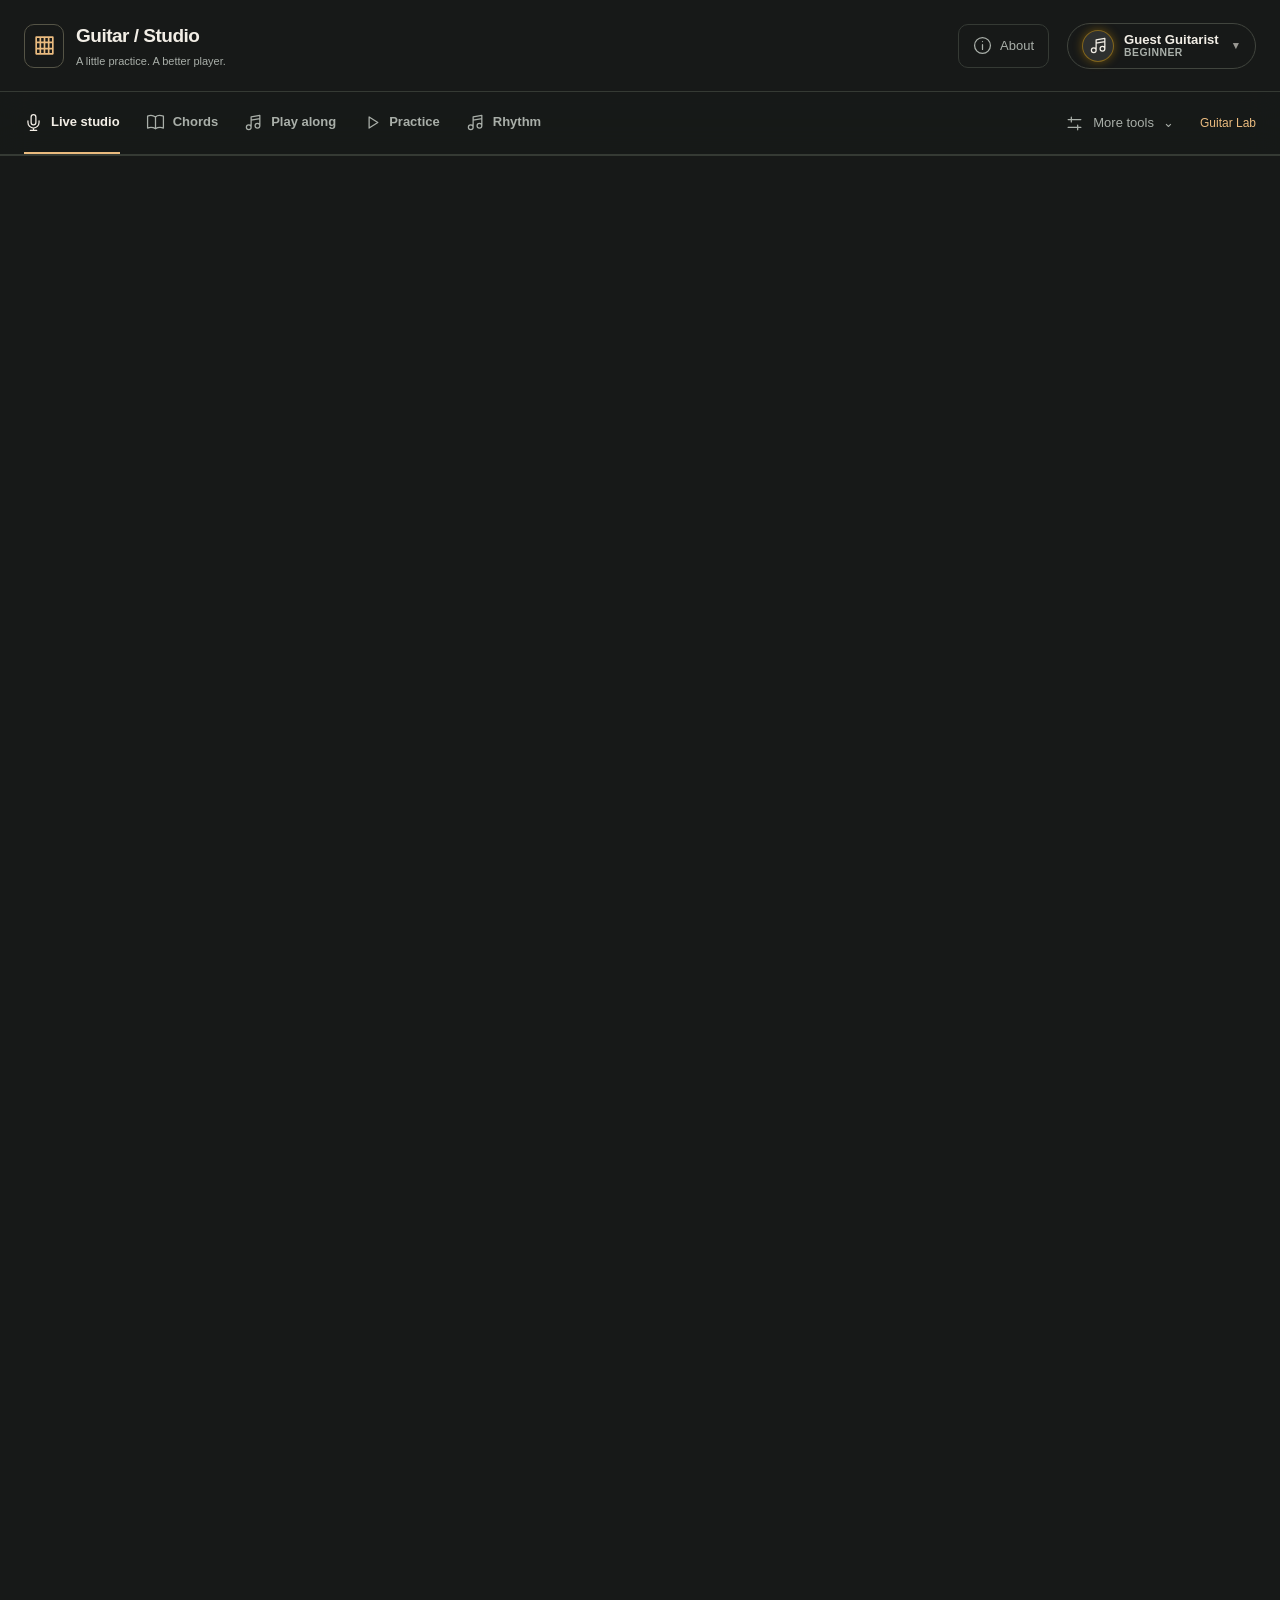
<file: electric-lab.html>
<!DOCTYPE html>
<html lang="en">
<head>
  <meta charset="UTF-8">
  <meta name="viewport" content="width=device-width, initial-scale=1.0">
  <title>Guitar Lab moved — Guitar Studio</title>
  <meta http-equiv="refresh" content="0; url=./#guitar-lab">
  <link rel="icon" type="image/png" href="./icon-192.png">
  <style>
    body { margin: 0; min-height: 100vh; display: grid; place-items: center; background: #171918; color: #e9e4d8; font: 16px/1.5 system-ui, sans-serif; }
    a { color: #e8b86a; }
  </style>
</head>
<body>
  <p>The electric guitar is now in <a href="./#guitar-lab">More tools → Guitar Lab</a>.</p>
</body>
</html>
</file>
<file: assets/main-D9LB-jJo.css>
.tab-lane-block{min-width:0;margin-top:22px}.tab-lane-block [hidden]{display:none!important}.tab-lane-head{flex-wrap:wrap;justify-content:space-between;align-items:flex-end;gap:12px 20px;display:flex}.tab-lane-title{min-width:0}.tab-lane-title h3{font-size:16px;font-weight:500;line-height:1.3}.tab-lane-next{color:var(--text-muted,#a9afa9);overflow-wrap:anywhere;margin-top:5px;font-size:13px;line-height:1.55}.tab-lane-next b{color:var(--accent-gold,#eabb7f);font-weight:600}.tab-lane-next strong{color:#cfe3ea;font-weight:600}.tab-lane-loop{flex-wrap:wrap;align-items:center;gap:6px;display:flex}.studio-redesign .tab-lane-loop .btn{min-height:38px;padding:8px 12px}.tab-lane-loop .btn[aria-pressed=true]{border-color:var(--accent-gold,#eabb7f);color:var(--accent-gold,#eabb7f)}.tab-lane{background:#1b1e1c;border:1px solid #394139;border-radius:10px;min-width:0;margin-top:12px;position:relative;overflow:hidden}.tab-lane canvas{cursor:pointer;touch-action:pan-y;width:100%;height:158px;display:block}.tab-lane canvas:focus-visible{outline:2px solid var(--accent-gold,#eabb7f);outline-offset:-2px}.tab-lane-foot{color:var(--text-muted,#a9afa9);flex-wrap:wrap;justify-content:space-between;align-items:center;gap:6px 18px;margin-top:10px;font-size:12px;line-height:1.6;display:flex}.tab-lane-foot label{align-items:center;gap:8px;min-height:36px;display:inline-flex}.tab-lane-foot input{width:18px;height:18px;accent-color:var(--accent-gold,#eabb7f)}.tab-lane-legend{flex-wrap:wrap;gap:4px 14px;display:flex}.tab-lane-legend span{align-items:center;gap:6px;display:inline-flex}.tab-lane-legend i{border-radius:3px;width:14px;height:10px;display:inline-block}.tab-lane-legend .now{background:var(--accent-gold,#eabb7f)}.tab-lane-legend .next{background:#1d2a2e;border:1.5px solid #9dbfcd}.tab-lane-legend .later{background:#2b302b;border:1px solid #4a5046}#song-loop-status{margin-block:8px 0}#song-loop-status:empty{display:none}.studio-redesign .pane-neck-flat .finger-dot.next-dot{color:#dcebf1;box-shadow:none;background:#1d2a2e;border:2px dashed #9dbfcd;animation:none}@media (max-width:520px){.tab-lane-loop{width:100%}.studio-redesign .tab-lane-loop .btn{flex:auto;padding-inline:8px}.tab-lane canvas{height:158px}}.groove{--groove-gold:var(--accent-gold,#eabb7f);--groove-muted:var(--text-muted,#a9afa9);--groove-border:var(--border-subtle,#41453e);--groove-line:var(--border-light,#353a34);--groove-field:var(--bg-dark,#171918);border:1px solid var(--groove-border);background:var(--card-bg,#202321);color:var(--text-main,#f2eee6);border-radius:12px;min-width:0;margin-top:24px;padding:24px}.groove *,.groove :before,.groove :after{box-sizing:border-box}.groove [hidden]{display:none!important}.groove p,.groove h3{margin:0}.groove :is(button,select,input,summary):focus-visible{outline:2px solid var(--groove-gold);outline-offset:3px}.groove-hidden{clip-path:inset(50%);white-space:nowrap;width:1px;height:1px;position:absolute;overflow:hidden}.groove-head{flex-wrap:wrap;justify-content:space-between;align-items:flex-start;gap:16px 24px;display:flex}.groove-title h3{letter-spacing:-.4px;font-size:22px;font-weight:550;line-height:1.25}.groove-title p{max-width:62ch;color:var(--groove-muted);margin-top:6px;font-size:13px;line-height:1.65}.groove-seg{border:1px solid var(--groove-border);background:var(--groove-field);border-radius:8px;gap:3px;padding:3px;display:inline-flex}.groove-head .groove-seg{flex-wrap:wrap;max-width:100%}.groove .groove-head .groove-seg button{flex:auto;min-height:44px}.groove .groove-seg button{min-height:38px;color:var(--groove-muted);background:0 0;border:0;border-radius:6px;padding:6px 14px;font-size:12px;font-weight:600}.groove .groove-seg button:hover:not([aria-pressed=true]){color:var(--text-main,#f2eee6);background:#2a2f2a}.groove .groove-seg button[aria-pressed=true]{background:var(--groove-gold);color:#252119}.groove-picker{grid-template-columns:minmax(0,1.4fr) minmax(0,1fr);gap:16px 24px;margin-top:22px;display:grid}.groove-picker[data-groove-panel=loop]{grid-template-columns:minmax(0,1.3fr) minmax(0,.7fr) minmax(0,.7fr)}.groove-field{min-width:0;color:var(--groove-muted);gap:7px;font-size:12px;display:grid}.groove .groove-field :is(select,input){border:1px solid var(--groove-border);background:var(--groove-field);width:100%;min-width:0;min-height:44px;color:var(--text-main,#f2eee6);border-radius:6px;padding:8px 10px;font-size:14px}.groove .groove-file input{padding:9px 10px;font-size:13px}.groove .groove-file input::file-selector-button{color:var(--text-main,#f2eee6);font:inherit;cursor:pointer;background:#262b27;border:1px solid #454a41;border-radius:6px;margin-right:12px;padding:6px 12px}.groove-about{max-width:90ch;color:var(--groove-muted);grid-column:1/-1;gap:6px;font-size:13px;line-height:1.65;display:grid}.groove-about strong{color:var(--text-main,#f2eee6);font-weight:600}.groove-tip{color:#d8cfbd}.groove-transport{border-top:1px solid var(--groove-line);flex-wrap:wrap;align-items:center;gap:10px 12px;margin-top:24px;padding-top:20px;display:flex}.groove-play{min-width:128px}.groove[data-state=playing] .groove-play{color:#17261f;background:#8ed0b6;border-color:#8ed0b6}.groove[data-state=starting] .groove-play{background:#d9c29a;border-color:#d9c29a}.groove-tempo{align-items:center;gap:4px;display:inline-flex}.groove .groove-tempo button{color:#e1e4dc;background:0 0;border:1px solid #454a41;border-radius:8px;min-width:42px;min-height:42px;padding:0 10px;font-size:17px;line-height:1}.groove .groove-tempo button:hover{border-color:var(--groove-gold)}.groove .groove-tempo [data-groove-tap]{font-size:12px;font-weight:600}.groove .groove-tempo input{border:1px solid var(--groove-border);background:var(--groove-field);width:74px;min-height:42px;color:var(--text-main,#f2eee6);text-align:center;font-variant-numeric:tabular-nums;border-radius:8px;padding:0 6px;font-size:18px;font-weight:600}.groove .groove-tempo input:disabled{opacity:1;color:var(--groove-gold)}.groove-unit{color:var(--groove-muted);margin-right:4px;font-size:11px}.groove-inline{align-items:center;gap:8px;margin-left:auto;display:inline-flex}.groove .groove-inline select{width:auto;min-height:42px}.groove-sliders{grid-template-columns:minmax(0,1.4fr) minmax(0,1fr);gap:16px 24px;margin-top:18px;display:grid}.groove-slider{min-width:0;color:var(--groove-muted);grid-template-columns:1fr auto;gap:6px;font-size:12px;display:grid}.groove-slider output{color:var(--text-main,#f2eee6);font-variant-numeric:tabular-nums}.groove .groove-slider input{width:100%;min-width:0;min-height:28px;accent-color:var(--groove-gold);grid-column:1/-1}.groove .groove-slider input:disabled{opacity:.45}.groove-master{color:var(--groove-gold)}.groove-layers{border:0;grid-template-columns:repeat(2,minmax(0,1fr));gap:12px 24px;min-width:0;margin:22px 0 0;padding:0;display:grid}.groove-layers legend{padding:0 0 8px;font-size:16px;font-weight:600}.groove-layer{border-top:1px solid var(--groove-line);grid-template-columns:minmax(0,1fr) auto;align-items:center;gap:8px 16px;min-width:0;padding-block:12px;display:grid}.groove-layer .groove-field,.groove-layer-pattern,.groove-layer-feedback{grid-column:1/-1}.groove-layer-pattern,.groove-layer-feedback{color:var(--groove-muted);font-size:12px;line-height:1.65}.groove-layer-feedback{color:var(--groove-gold)}.groove .groove-layer .btn{min-width:74px;min-height:44px}.groove .groove-layer .groove-slider input{min-height:44px}.groove-layer[data-off=true] .groove-slider{color:var(--groove-muted)}.groove-layer button:disabled{opacity:.5;cursor:default}.groove-layer button[aria-pressed=true]{border-color:var(--groove-gold);color:var(--groove-gold)}.groove-layer-note{color:var(--groove-muted);grid-column:1/-1;font-size:12px;line-height:1.65}.groove-stage{background:#1b1e1c;border:1px solid #394139;border-radius:10px;margin-top:22px;padding:18px 18px 20px}.groove-now{flex-wrap:wrap;align-items:center;gap:14px 28px;min-height:56px;display:flex}.groove-position{gap:3px;min-width:150px;display:grid}.groove-position strong{letter-spacing:-.5px;font-variant-numeric:tabular-nums;font-size:24px;font-weight:550;line-height:1.15}.groove-position span{color:var(--groove-muted);font-size:12px}.groove-stage[data-kind=fill] .groove-position strong,.groove-stage[data-kind=count-in] .groove-position strong{color:var(--groove-gold)}.groove-stage[data-kind=gap] .groove-position span{color:#8ed0b6}.groove-beats{gap:10px;margin:0;padding:0;list-style:none;display:flex}.groove-beats li{width:42px;height:42px;color:var(--groove-muted);font-variant-numeric:tabular-nums;border:1px solid #4a5046;border-radius:50%;place-items:center;font-size:15px;font-weight:600;display:grid}.groove-beats li:first-child{border-color:#6f6c56}.groove-beats li[data-now]{color:var(--text-main,#f2eee6);background:#3b4237;border-color:#8a917f}.groove-beats li[data-now=bar]{border-color:var(--groove-gold);background:var(--groove-gold);color:#252119}.groove-chord{align-items:stretch;gap:24px;margin-left:auto;display:flex}.groove-chord>span{flex-direction:column;justify-content:space-between;display:flex}.groove-chord small{color:var(--groove-muted);margin-bottom:4px;font-size:11px;display:block}.groove-chord-now strong{color:var(--groove-gold);letter-spacing:-.02em;font-size:40px;font-weight:600;line-height:1;display:block}.groove-chord-next b{color:var(--text-main,#f2eee6);font-size:22px;font-weight:550;line-height:1.1;display:block}.groove-chord[data-soon=true] .groove-chord-next b{color:#8ed0b6}.groove-grid{gap:5px;margin-top:18px;display:grid}.groove-row{grid-template-columns:88px repeat(var(--groove-steps,16), minmax(0, 1fr));align-items:center;gap:3px;display:grid}.groove-lane{color:var(--groove-muted);text-overflow:ellipsis;white-space:nowrap;padding-right:6px;font-size:11px;overflow:hidden}.groove-cell{background:#262b27;border-radius:3px;height:20px}.groove-cell[data-beat=beat]{margin-left:5px}.groove-cell[data-level="1"]{background:#5b4f3f}.groove-cell[data-level="2"]{background:#8a7351}.groove-cell[data-level="3"]{background:#c49a62}.groove-cell[data-level="4"]{background:var(--groove-gold)}.groove-cell[data-now][data-level="0"]{background:#373e37}.groove-cell[data-now]:not([data-level="0"]){background:#fff1d6;box-shadow:0 1px 6px #eabb7f66}.groove-stage[data-kind=count-in] .groove-grid{opacity:.55}.groove-stage[data-kind=gap] .groove-cell:not([data-level="0"]){opacity:.25;box-shadow:none}.groove-details{border-top:1px solid var(--groove-line);margin-top:16px}.groove-details summary{cursor:pointer;flex-wrap:wrap;align-items:baseline;gap:4px 12px;padding:16px 0 6px;font-size:14px;font-weight:600;list-style:none;display:flex}.groove-details summary::-webkit-details-marker{display:none}.groove-details summary:after{content:"⌄";color:var(--groove-gold);margin-left:auto;font-size:18px;line-height:1}.groove-details[open] summary:after{transform:rotate(180deg)}.groove-details summary span{color:var(--groove-muted);font-size:12px;font-weight:400}.groove-tools{grid-template-columns:repeat(2,minmax(0,1fr));gap:18px 24px;padding:12px 0 8px;display:grid}.groove-set{border:1px solid var(--groove-line);border-radius:8px;flex-wrap:wrap;grid-column:1/-1;align-items:flex-end;gap:12px 16px;min-width:0;margin:0;padding:14px 16px 16px;display:flex}.groove-set legend{color:var(--text-main,#f2eee6);padding:0 6px;font-size:12px}.groove-set>label:not(.groove-field,.groove-slider,.groove-check){color:var(--groove-muted);align-items:center;gap:7px;font-size:12px;display:inline-flex}.groove .groove-set>label :is(input[type=number],select){border:1px solid var(--groove-border);background:var(--groove-field);min-height:40px;color:var(--text-main,#f2eee6);border-radius:6px;padding:6px 8px;font-size:14px}.groove .groove-set input[type=number]{width:70px}.groove-set .groove-field{flex:150px}.groove-check{min-height:36px;color:var(--groove-muted);align-items:center;gap:8px;font-size:12px;display:inline-flex}.groove-set legend .groove-check{color:var(--text-main,#f2eee6);min-height:28px}.groove .groove-check input{width:18px;height:18px;accent-color:var(--groove-gold)}.groove-feel{align-items:center}.groove-feel .groove-slider{flex:240px}.groove-mix{grid-template-columns:repeat(auto-fit,minmax(170px,1fr));gap:16px 24px;padding:12px 0 8px;display:grid}.groove-status{min-height:22px;color:var(--text-main,#f2eee6);margin-top:18px;font-size:13px}.groove-credit{max-width:100ch;color:var(--groove-muted);margin-top:10px;font-size:11px;line-height:1.7}.groove-credit a{color:var(--groove-gold);text-decoration:underline}@media (max-width:760px){.groove{padding:16px}.groove-picker,.groove-picker[data-groove-panel=loop],.groove-sliders,.groove-tools,.groove-layers{grid-template-columns:minmax(0,1fr)}.groove-inline{margin-left:0}.groove-now{gap:12px 20px}.groove-chord{width:100%;margin-left:0}.groove-stage{padding:14px}.groove-row{grid-template-columns:62px repeat(var(--groove-steps,16), minmax(0, 1fr));gap:2px}.groove-lane{font-size:10px}.groove-cell{border-radius:2px;height:18px}.groove-cell[data-beat=beat]{margin-left:3px}.groove-beats li{width:36px;height:36px;font-size:14px}}@media (max-width:380px){.groove{padding:14px 12px}.groove-head .groove-seg{width:100%}.groove .groove-head .groove-seg button{flex:1;padding-inline:8px}.groove-row{grid-template-columns:52px repeat(var(--groove-steps,16), minmax(0, 1fr))}.groove-beats{gap:6px}.groove-stage{padding:12px 10px}.groove-set{padding:12px}}@media (prefers-reduced-motion:reduce){.groove *,.groove :before,.groove :after{transition:none!important;animation:none!important}}#pane-trainer.ear-training{color:var(--text-main)}.ear-training [hidden]{display:none!important}.ear-training .ear-heading{flex-wrap:wrap;justify-content:space-between;align-items:center;gap:24px;margin-bottom:28px;display:flex}.ear-training h2{letter-spacing:-.025em;font-size:clamp(26px,3vw,38px);font-weight:450;line-height:1.2}.ear-training .ear-heading p{color:var(--text-muted);margin-top:9px;font-size:14px;line-height:1.6}.ear-training .ear-stats{gap:24px;margin:0;display:flex}.ear-training .ear-stats dt{color:var(--text-muted);font-size:12px}.ear-training .ear-stats dd{font-variant-numeric:tabular-nums;margin:5px 0 0;font-size:18px}.ear-training .ear-switches{flex-wrap:wrap;gap:20px 32px;margin-bottom:28px;display:flex}.ear-training .ear-segmented{border:0;flex-wrap:wrap;gap:5px;min-width:0;margin:0;padding:0;display:flex}.ear-training .ear-segmented legend{color:var(--text-muted);margin-bottom:9px;padding:0;font-size:12px}.ear-training .ear-segmented button{color:var(--text-main);border:1px solid var(--border-subtle);background:0 0;border-radius:7px;min-height:44px;padding:10px 16px;font-size:13px}.ear-training .ear-segmented button[aria-pressed=true]{color:var(--accent-gold);background:var(--panel-bg);border-color:var(--accent-gold)}.ear-training .ear-segmented button:hover:not(:disabled),.ear-training .ear-choice:hover:not(:disabled){border-color:var(--accent-gold)}.ear-training button:focus-visible,.ear-training select:focus-visible{outline:2px solid var(--accent-gold);outline-offset:3px}.ear-training button:disabled{opacity:.55;cursor:not-allowed}.ear-training .ear-workspace{grid-template-columns:minmax(230px,.7fr) minmax(0,1.6fr);align-items:start;gap:32px;display:grid}.ear-training .ear-settings{min-width:0}.ear-training .ear-settings h3{margin:0 0 20px;font-size:17px;font-weight:550}.ear-training .ear-settings label{color:var(--text-main);gap:8px;margin-bottom:18px;font-size:13px;display:grid}.ear-training .ear-settings select{color:var(--text-main);background:var(--panel-bg);border:1px solid var(--border-subtle);border-radius:7px;width:100%;min-width:0;min-height:44px;padding:10px;font-size:13px}.ear-training .ear-context{color:var(--accent-gold);overflow-wrap:anywhere;margin-top:22px;font-size:13px;line-height:1.8}.ear-training .ear-settings-note{color:var(--text-muted);max-width:65ch;margin-top:14px;font-size:12px;line-height:1.8}.ear-training .ear-exercise{background:var(--panel-bg);border:1px solid var(--border-light);border-radius:14px;min-width:0;padding:26px}.ear-training .ear-instruction{color:var(--text-muted);font-size:13px;line-height:1.6}.ear-training #quiz-target-chord-name{color:var(--accent-gold);letter-spacing:-.02em;overflow-wrap:anywhere;margin:12px 0;font-size:clamp(25px,3vw,36px);font-weight:450;line-height:1.25}.ear-training .ear-description{color:var(--text-main);max-width:68ch;font-size:14px;line-height:1.7}.ear-training .ear-actions,.ear-training .ear-practice-actions{flex-wrap:wrap;gap:9px;margin-top:22px;display:flex}.ear-training .ear-actions .btn,.ear-training .ear-practice-actions .btn{white-space:normal;min-height:44px}.ear-training .ear-audio-status{color:var(--text-muted);overflow-wrap:anywhere;min-height:22px;margin-top:12px;font-size:13px;line-height:1.7}.ear-training .ear-choices{grid-template-columns:repeat(2,minmax(0,1fr));gap:10px;margin-top:22px;display:grid}.ear-training .ear-choice{background:var(--bg-dark);color:var(--text-main);border:1px solid var(--border-subtle);text-align:left;overflow-wrap:anywhere;border-radius:8px;min-height:54px;padding:15px;font-size:15px;line-height:1.5}.ear-training .ear-playing-guide{border-top:1px solid var(--border-subtle);margin-top:22px;padding-top:20px}.ear-training .ear-playing-guide h4{color:var(--text-main);margin-bottom:14px;font-size:13px;font-weight:500}.ear-training .ear-frets{color:var(--accent-gold);font-variant-numeric:tabular-nums;overflow-wrap:anywhere;font-size:22px}.ear-training .ear-note-run{grid-template-columns:repeat(2,minmax(0,1fr));gap:7px 16px;margin:0;padding:0;list-style-position:inside;display:grid}.ear-training .ear-note-run li{color:var(--text-main);overflow-wrap:anywhere;font-size:13px;line-height:1.8}.ear-training .ear-note-run li[aria-current=step]{color:var(--accent-gold);font-weight:650}.ear-training .ear-position-note,.ear-training .ear-limits{color:var(--text-muted);max-width:70ch;margin-top:16px;font-size:12px;line-height:1.8}.ear-training .ear-feedback{color:var(--text-main);overflow-wrap:anywhere;max-width:70ch;margin-top:20px;font-size:14px;line-height:1.8}.ear-training .ear-feedback[data-state=success]{color:var(--accent-emerald)}.ear-training .ear-feedback[data-state=error]{color:var(--accent-rose)}.ear-training .ear-progress{color:var(--accent-gold);margin-top:9px;font-size:13px;line-height:1.7}.ear-training .ear-limits{border-top:1px solid var(--border-subtle);margin-top:24px;padding-top:18px}@media (max-width:760px){.ear-training .ear-workspace{grid-template-columns:minmax(0,1fr);gap:24px}.ear-training .ear-exercise{padding:20px}.ear-training .ear-switches{gap:18px}.ear-training .ear-settings-note{max-width:70ch}}@media (max-width:420px){.ear-training .ear-heading{gap:18px}.ear-training .ear-choices,.ear-training .ear-note-run{grid-template-columns:minmax(0,1fr)}.ear-training .ear-exercise{padding:16px}.ear-training .ear-segmented button{padding:10px 12px}}:root{--lightningcss-light: ;--lightningcss-dark:initial;color-scheme:dark;--bg-dark:#171918;--panel-bg:#202321;--card-bg:#202321;--accent-gold:#eabb7f;--accent-amber:#d59e60;--accent-cyan:#9dbfcd;--accent-emerald:#8ed0b6;--accent-rose:#e8a099;--text-main:#f2eee6;--text-muted:#a9afa9;--border-subtle:#41453e;--border-light:#353a34;--shadow-glow:none}body.studio-redesign{background:var(--bg-dark);padding-bottom:36px;overflow-x:clip}.studio-redesign [hidden]{display:none!important}.studio-redesign svg{vertical-align:middle;flex-shrink:0;width:19px;height:19px}.studio-redesign button,.studio-redesign select,.studio-redesign input{font:inherit}.studio-redesign button{cursor:pointer}.studio-redesign button:disabled{cursor:not-allowed;opacity:.5}.studio-redesign button:focus-visible,.studio-redesign summary:focus-visible{outline-offset:4px;outline:2px solid #eabb7f}.studio-redesign #top-bar{border-bottom:1px solid var(--border-light);box-shadow:none;background:#171918;flex-wrap:nowrap;padding:22px max(24px,50vw - 660px)}.studio-redesign .brand{gap:12px}.studio-redesign .brand-icon{color:#eabb7f;filter:none;border:1px solid #555446;border-radius:10px;place-items:center;width:40px;height:44px;display:grid}.studio-redesign .brand-icon svg{width:25px;height:25px}.studio-redesign .brand-text h1{letter-spacing:-.5px;-webkit-text-fill-color:currentColor;background:0 0;font-size:19px;font-weight:650}.studio-redesign .brand-text p{margin-top:2px;font-size:11px}.studio-redesign .top-actions{flex-wrap:nowrap}.studio-redesign .user-profile-btn,.studio-redesign .midi-badge-btn{border:1px solid var(--border-light);box-shadow:none;color:var(--text-muted);background:0 0}.studio-redesign .user-name{color:var(--text-main)}.studio-redesign .user-level-badge{color:var(--text-muted);background:0 0}.studio-redesign .studio-nav-container{box-shadow:none;border-bottom:1px solid var(--border-light);z-index:40;background:#171918f5}.studio-redesign .studio-nav-bar{align-items:center;gap:26px;max-width:1368px;min-height:62px;padding:0 24px;overflow:visible}.studio-redesign .studio-group-btn{white-space:nowrap;-webkit-user-select:none;user-select:none;align-items:center;gap:8px;display:inline-flex}.studio-redesign :is(.studio-tab-btn[data-tab],.studio-group-btn){color:var(--text-muted);box-shadow:none;background:0 0;border:0;border-bottom:2px solid #0000;border-radius:0;padding:20px 0;font-size:13px;font-weight:550;transform:none}.studio-redesign :is(.studio-tab-btn[data-tab],.studio-group-btn).active{color:#f2eee6;border-bottom-color:var(--accent-gold)}.studio-redesign :is(.studio-tab-btn[data-tab],.studio-group-btn):hover{color:var(--accent-gold)}.studio-subnav{border-bottom:1px solid var(--border-light);background:#1b1e1c}.studio-subnav-row{flex-wrap:wrap;column-gap:26px;max-width:1368px;margin:0 auto;padding:0 24px;display:flex}.studio-redesign .studio-subnav-row .studio-tab-btn[data-tab]{flex-shrink:0;min-height:44px;padding:12px 0;font-size:12px}.studio-redesign .studio-subnav-row svg{display:none}.studio-redesign .about-btn{border:1px solid var(--border-light);min-height:44px;color:var(--text-muted);background:0 0;border-radius:10px;align-items:center;gap:8px;margin-right:10px;padding:8px 14px;font-size:13px;display:inline-flex}.studio-redesign .about-btn:hover{color:var(--accent-gold)}.about-dialog{width:min(92vw,620px);max-height:85vh;border:1px solid var(--border-light);max-height:85dvh;color:var(--text-main);background:#242922;border-radius:14px;margin:auto;padding:0}.about-dialog::backdrop{background:#000a}.about-body{color:var(--text-muted);padding:24px 26px 28px;font-size:13px;line-height:1.65}.about-head{justify-content:space-between;align-items:center;gap:12px;margin-bottom:10px;display:flex}.about-head h2{color:var(--text-main);font-size:19px;font-weight:600}.about-head button{border:1px solid var(--border-light);min-width:44px;min-height:44px;color:var(--text-main);background:0 0;border-radius:10px}.about-body h3{color:#e4e5dc;margin:20px 0 6px;font-size:13px;font-weight:600}.about-body ul{gap:6px;margin:0;padding-left:18px;display:grid}.about-body a{color:var(--accent-gold)}.about-body .btn{margin-top:10px}.library-search{gap:6px;max-width:520px;margin-bottom:20px;display:grid}.library-search label{color:#e4e5dc;font-size:12px;font-weight:600}.library-search input{border:1px solid var(--border-subtle);min-height:44px;color:var(--text-main);background:#1b1f1a;border-radius:10px;padding:8px 14px;font-size:14px}.library-search input:focus-visible{outline:2px solid var(--accent-gold);outline-offset:2px}.library-search p{min-height:1em;color:var(--text-muted);font-size:12px}.studio-redesign .primary-col>.jam-workspace{margin:0}.studio-redesign #pane-lab{padding:34px 24px}@media (max-width:720px){.studio-redesign #pane-lab{padding:25px 16px}}.tools-menu{margin-left:auto;position:relative}.tools-menu summary{cursor:pointer;color:var(--text-muted);align-items:center;gap:9px;padding:15px 0;font-size:13px;list-style:none;display:flex}.tools-menu summary::-webkit-details-marker{display:none}.tools-menu-content{border:1px solid var(--border-light);width:240px;max-height:calc(100vh - 150px);overscroll-behavior:contain;z-index:50;background:#262a26;border-radius:12px;max-height:calc(100dvh - 150px);padding:18px;position:absolute;top:54px;right:0;overflow-y:auto;box-shadow:0 16px 40px #0008}.tools-menu-content p{color:var(--text-muted);text-transform:uppercase;letter-spacing:1.5px;margin-bottom:8px;font-size:10px}.studio-redesign .tools-menu-content .studio-tab-btn{text-align:left;border-radius:5px;width:100%;padding:10px 6px;display:flex}#studio-tool-label{color:var(--accent-gold);font-size:12px}#studio-tool-label:empty{display:none}.studio-redesign #main-container{width:100%;max-width:1368px;padding:34px 24px;display:block}.studio-intro{justify-content:space-between;align-items:center;gap:24px;margin-bottom:30px;display:flex}.eyebrow{letter-spacing:2px;color:var(--text-muted);text-transform:uppercase;font-size:10px;font-weight:650}.studio-intro h2{letter-spacing:-1.4px;margin:7px 0 5px;font-size:clamp(26px,3.1vw,42px);font-weight:450;line-height:1.2}.studio-intro h2 em{color:var(--accent-gold);font-family:Georgia,serif;font-weight:400}.studio-intro p:not(.eyebrow){color:var(--text-muted);font-size:13px}.listening-actions{flex-shrink:0;grid-template-columns:auto auto;gap:8px;display:grid}.studio-redesign .btn{box-shadow:none;text-shadow:none;border-radius:8px;gap:8px;min-height:42px;padding:11px 15px;font-size:12px;font-weight:600;transform:none}.studio-redesign .btn-primary,.studio-redesign .btn-test-speaker,.studio-redesign .btn-calibrate{color:#252119;background:#eabb7f;border:1px solid #eabb7f}.studio-redesign .btn-secondary,.studio-redesign #btn-test-speaker{color:#e1e4dc;background:0 0;border:1px solid #454a41}.studio-redesign .btn-listen-active{color:#17261f;background:#8ed0b6;border-color:#8ed0b6;animation:none}.privacy-note{color:var(--text-muted);text-align:right;grid-column:1/-1;font-size:10px}.tune-first-link{color:#eabb7f;min-height:28px;font:inherit;text-underline-offset:3px;cursor:pointer;background:0 0;border:0;grid-column:1/-1;justify-self:end;padding:4px 2px;font-size:11px;font-weight:600;text-decoration:underline}.tune-first-link:hover{color:#f3e5ce}.tune-first-link:focus-visible{outline-offset:2px;border-radius:4px;outline:2px solid #eabb7f}.studio-redesign .primary-col{grid-template-columns:minmax(280px,.76fr) minmax(0,1.65fr);align-items:stretch;gap:20px;display:grid}.studio-redesign .primary-col>*,.studio-redesign .sidebar>*,.studio-redesign .studio-tab-pane,.studio-redesign .card,.studio-redesign .visualizer-grid>*{min-width:0}.studio-redesign .card{background:var(--card-bg);border:1px solid var(--border-light);box-shadow:none;border-radius:14px;margin-bottom:0;padding:22px}.studio-redesign .card-title{color:#e4e5dc;letter-spacing:0;font-size:13px;font-weight:550}.studio-redesign .card-header{border-bottom:0;flex-wrap:wrap;gap:12px;margin-bottom:20px;padding-bottom:0}.studio-redesign .chord-hero-box{box-shadow:none;text-align:left;background:#232720;border:1px solid #43483b;border-radius:14px;justify-content:flex-start;min-height:0;margin:0;padding:24px}.studio-redesign .status-badge-row{justify-content:flex-start;gap:6px;margin:15px 0 0}.studio-redesign .chord-status-badge{color:#bac3b7;background:0 0;border:0;padding:0;font-size:10px}.studio-redesign #strum-hold-badge,.studio-redesign #target-mode-badge{display:none!important}.studio-redesign .status-dot{width:6px;height:6px;box-shadow:none;background:#969e91}.studio-redesign .status-dot.listening{background:#8ed0b6}.studio-redesign .detected-chord-name{letter-spacing:-2px;color:#f3e5ce;-webkit-text-fill-color:currentColor;text-shadow:none;overflow-wrap:anywhere;text-align:left;background:0 0;justify-content:flex-start;height:auto;min-height:74px;margin:18px 0 8px;font-size:clamp(35px,4.3vw,64px);font-weight:450;line-height:1.15}.studio-redesign .chord-sub-info{grid-template-columns:1fr 1fr;gap:9px;margin-top:14px;display:grid}.studio-redesign .info-pill{background:0 0;border:0;flex-direction:column;align-items:flex-start;min-width:0;padding:0;font-size:11px;display:flex}.studio-redesign .info-pill strong{color:#eee6d7;overflow-wrap:anywhere;font-size:13px;font-weight:500}.studio-redesign .info-pill:has(#info-intervals){display:none}.studio-redesign .top-candidates-row{flex-wrap:wrap;order:5;justify-content:flex-start;gap:5px;height:auto;margin:14px 0 0;font-size:10px}.studio-redesign .candidate-pill{background:#32372f;border:0;border-radius:4px;padding:4px 6px;font-size:10px}.studio-redesign .candidate-pill .cand-diff{color:#b8c2b1}.studio-redesign .chord-hero-box>div:has(#live-detector-substatus){background:0 0!important;border:0!important;border-top:1px solid #43483b!important;margin-top:18px!important;padding:14px 0 0!important}.studio-redesign #live-detector-substatus{color:#b8c2b1;line-height:1.6;text-align:left!important;font-size:11px!important;font-weight:400!important}.studio-redesign .chord-hero-box>div:has(#live-detector-substatus)>div:last-child{justify-content:flex-start!important;gap:5px!important}.studio-redesign .chord-hero-box .badge{padding:3px 6px;font-size:10px!important}.studio-redesign .meter-box{background:0 0;border:0;margin:18px 0 0;padding:0}.studio-redesign .meter-labels{flex-wrap:wrap;gap:5px;font-size:9px}.studio-redesign .meter-container{border:0;height:4px;margin-top:6px}.studio-redesign .meter-bar{box-shadow:none;background:#8ed0b6}.studio-redesign .listening-target{margin-top:18px;background:0 0!important;border:0!important;border-radius:0!important;padding:0!important}.studio-redesign .listening-target>div:first-child{display:none!important}.studio-redesign .listening-target .mode-toggle-group{background:#191d18;border:1px solid #3b4135;border-radius:8px;grid-template-columns:repeat(3,minmax(0,1fr))!important;gap:3px!important;padding:3px!important}.studio-redesign .mode-pill{color:#b8c0b2;box-shadow:none;white-space:normal;background:0 0;border:0;border-radius:5px;padding:8px 10px!important;font-size:11px!important}.studio-redesign .mode-pill.active{color:#f1ebdf;background:#434c3b}.studio-redesign .neck-card{flex-direction:column;padding:0;display:flex;overflow:hidden}.studio-redesign .neck-card>.card-header{margin:0;padding:24px 24px 0}.neck-card h3{letter-spacing:-.2px;margin-top:6px;font-size:16px;font-weight:500}.neck-view-switch{background:#171a17;border:1px solid #3b4037;border-radius:7px;align-items:center;padding:3px;display:flex}.neck-view-switch button{color:var(--text-muted);background:0 0;border:0;border-radius:4px;padding:6px 12px;font-size:11px}.neck-view-switch button[aria-pressed=true]{color:#211e17;background:#eabb7f}.neck-stage{background:radial-gradient(at 50% 60%,#37362c 0%,#222621 65%);border-block:1px solid #343a31;min-width:0;margin-top:22px;position:relative}.neck-stage-top{color:#bdbfb1;justify-content:space-between;align-items:center;gap:8px;padding:14px 20px;font-size:10px;display:flex}#neck-caption,.neck-caption{color:#e5bb85}#neck-tuning,.neck-tuning{letter-spacing:1px;white-space:nowrap;font-size:9px}#neck-3d,.neck-3d{width:100%;height:258px}#neck-3d canvas,.neck-3d canvas{cursor:grab;width:100%;height:100%;display:block}#neck-3d canvas:active,.neck-3d canvas:active{cursor:grabbing}#neck-3d[aria-busy=true]:before,.neck-3d[aria-busy=true]:before{content:"Preparing your 3D neck…";text-align:center;color:var(--text-muted);padding-top:80px;font-size:12px;display:block}.neck-camera{gap:5px;display:flex;position:absolute;bottom:42px;right:16px}.neck-camera button{color:#d9decf;background:#242820;border:1px solid #52564b;border-radius:6px;width:32px;height:32px;font-size:17px}.neck-camera svg{width:14px;height:14px}#neck-help,.neck-help{color:#a2aa9d;text-align:center;padding:12px 16px;font-size:10px}.neck-footer{flex:1;padding:16px 22px 20px}.neck-legend{color:#b2b8aa;gap:15px;font-size:9px;display:flex}.neck-legend span{align-items:center;gap:5px;display:flex}.neck-legend i{background:#f0dfc6;border-radius:50%;width:6px;height:6px;display:inline-block}.neck-legend .root-dot{background:#efb56d}.neck-legend .live-dot{background:#89d7bc}#neck-summary,.neck-summary{color:#dddccf;min-height:18px;margin:12px 0 3px;font-size:11px}.neck-caveat{color:#a4ac9d;font-size:9px}.neck-presets{flex-wrap:wrap;align-items:center;gap:7px;margin-top:16px;display:flex}.neck-presets>span{letter-spacing:1.4px;color:#adb5a7;margin-right:7px;font-size:8px}.neck-presets button{color:#e2e4d6;background:#30372b;border:1px solid #454e3c;border-radius:6px;min-width:38px;height:34px;font-size:12px}.neck-presets button:hover,.neck-presets button[aria-pressed=true]{color:#231d15;background:#eabb7f;border-color:#eabb7f}.neck-play-controls{flex-wrap:wrap;gap:6px;margin-top:13px;display:flex}.studio-redesign .neck-play-controls .btn{min-height:32px;padding:6px 10px;font-size:10px}.studio-redesign .neck-play-controls svg{width:13px;height:13px}.studio-redesign .fretboard-container{width:100%;max-width:100%}.studio-redesign #neck-2d{height:258px;padding:20px 12px;box-shadow:none!important;background:#2c231c!important;border:0!important;border-radius:0!important}.studio-redesign #fretboard-board .fret-cell{color:#eee3cd;background:0 0;border-top:0;border-bottom:0;border-left:0;padding:0}.studio-redesign #fretboard-board .fret-cell:hover{background:#eabb7f22}.studio-redesign #fretboard-board .fret-cell.live-note{background:#89d7bc44}.studio-redesign #fretboard-board .finger-dot{box-shadow:none;background:#f0dfc6;animation:none}.studio-redesign #fretboard-board .finger-dot.root-note{background:#eabb7f}.studio-redesign #library-neck{margin-bottom:20px;scroll-margin-top:80px}.pane-neck-toolbar{flex-wrap:wrap;justify-content:space-between;align-items:center;gap:12px;margin-top:20px;display:flex}.pane-neck-toolbar h3{font-size:16px;font-weight:500}.studio-redesign .pane-neck-flat{box-shadow:none;background:#2c231c;border:0;border-radius:0;height:258px;padding:20px 12px}.studio-redesign .pane-neck-flat .fret-cell{color:#eee3cd;background:0 0;border-top:0;border-bottom:0;border-left:0;padding:0}.studio-redesign .pane-neck-flat .fret-cell:hover{background:#eabb7f22}.studio-redesign .pane-neck-flat .finger-dot{box-shadow:none;background:#f0dfc6;animation:none}.studio-redesign .pane-neck-flat .finger-dot.root-note{background:#eabb7f}.neck-play-controls select{min-width:0;max-width:100%}.neck-play-controls label{color:var(--text-muted);align-self:center;font-size:11px}.guitar-sound-selectors{flex-wrap:wrap;gap:12px;display:flex}.guitar-sound-selectors label{min-width:0;max-width:100%;color:var(--text-muted);gap:7px;font-size:12px;display:grid}.guitar-sound-selectors select{background:var(--bg-dark);width:100%;max-width:100%;min-height:44px;color:var(--text-main);border:1px solid var(--border-subtle);border-radius:6px;padding:8px}.guitar-sound-note{color:var(--text-muted);max-width:75ch;margin:12px 0;font-size:12px;line-height:1.7}.guitar-sound-note a{color:var(--accent-gold);text-decoration:underline}.input-check{grid-column:1/-1}.input-check-header{flex-wrap:wrap;justify-content:space-between;align-items:center;gap:12px;display:flex}.input-check h3{font-size:17px;font-weight:550}#input-check-status{max-width:80ch;margin-top:14px;font-size:14px;line-height:1.7}.input-check[data-state=headroom] #input-check-status,.input-check[data-state=recheck] #input-check-status{color:var(--accent-gold)}.input-check-readings{grid-template-columns:repeat(auto-fit,minmax(min(175px,100%),1fr));gap:14px;margin-top:16px;display:grid}.input-check-readings div{min-width:0}.input-check dt{color:var(--text-muted);font-size:12px}.input-check dd{overflow-wrap:anywhere;margin-top:5px;font-size:13px}.input-check details{border-top:1px solid var(--border-light);margin-top:18px;padding-top:14px}.input-check summary{cursor:pointer;font-size:14px}.input-check details p{color:var(--text-muted);max-width:75ch;margin-top:10px;font-size:13px;line-height:1.8}.guitar-playback-status{color:var(--text-muted);overflow-wrap:anywhere;margin:-12px 0 20px;font-size:12px;line-height:1.7}.studio-redesign .scale-select-grid{grid-template-columns:repeat(auto-fit,minmax(min(220px,100%),1fr))}.scale-control-group{min-width:0}.scale-formula-row,.scale-tempo-control,#scale-neck .neck-legend{flex-wrap:wrap}#scale-neck .blue-dot{background:#9ec5e8}.studio-redesign #scale-neck .scale-dot{color:#211a12;box-shadow:none;background:#f0dfc6;border:0;transition:none;transform:none}.studio-redesign #scale-neck .scale-dot.root{background:#efb56d}.studio-redesign #scale-neck .scale-dot.blue{background:#9ec5e8}.studio-redesign #scale-neck .scale-dot.active-pluck{outline-offset:2px;background:#89d7bc;outline:2px solid #89d7bc}.studio-redesign #scale-neck .live-note{background:#89d7bc22}.scale-practice-controls{flex-wrap:wrap;align-items:center;gap:10px;padding:16px 22px 0;display:flex}.scale-practice-controls label{color:var(--text-muted);font-size:12px}.scale-practice-controls select{min-width:0;max-width:100%;color:var(--text-main);background:var(--bg-dark);border:1px solid var(--border-subtle);border-radius:6px;padding:8px}.scale-practice-feedback{background:var(--bg-dark);border:1px solid var(--border-subtle);border-radius:8px;margin:16px 22px 0;padding:14px}.scale-practice-feedback p{margin-block:4px;font-size:12px;line-height:1.6}.scale-practice-feedback strong{color:var(--text-main)}.scale-practice-feedback [role=status]{font-size:14px}.scale-practice-feedback[data-verdict=correct] [role=status]{color:var(--accent-emerald)}.scale-practice-feedback[data-verdict=wrong] [role=status],#song-position-status[data-state=unavailable]{color:var(--accent-rose)}.studio-redesign #scale-neck .scale-dot.practice-target{outline-offset:3px;outline:2px solid #9ec5e8}#scale-neck .target-dot{background:0 0;border:1px solid #9ec5e8;width:8px;height:8px}.scale-shift-guide{margin:16px 22px 0;font-size:12px;line-height:1.6}.scale-shift-guide p{margin-block:8px}#scale-shift-cue{color:var(--accent-cyan);font-weight:600}.scale-shift-guide summary{cursor:pointer;padding-block:10px}#scale-pattern-steps{grid-template-columns:repeat(auto-fit,minmax(min(210px,100%),1fr));gap:6px 26px;padding-left:20px;display:grid}#scale-pattern-steps li{border-bottom:1px solid var(--border-light);padding:6px}#scale-pattern-steps li[aria-current=step]{color:var(--accent-emerald);background:#89d7bc18}.song-timing-controls{flex-wrap:wrap;align-items:center;gap:10px;margin-block:16px;display:flex}.song-timing-controls label{color:var(--text-muted);font-size:12px}.song-timing-controls select{background:var(--panel-bg);min-width:0;max-width:100%;color:var(--text-main);border:1px solid var(--border-subtle);border-radius:6px;padding:8px}.song-data-status{color:var(--text-muted);overflow-wrap:anywhere;margin-block:12px;font-size:12px;line-height:1.6}.song-current-target{color:var(--accent-gold);margin-block:14px;font-size:18px}.song-practice-style{flex-wrap:wrap;align-items:center;gap:10px 16px;margin-block:18px 6px;display:flex}.song-practice-style-label{color:var(--text-main);font-size:13px;font-weight:600}.song-practice-style-options{background:#171a17;border:1px solid #3b4037;border-radius:9px;grid-template-columns:repeat(2,minmax(0,1fr));gap:3px;min-width:min(100%,420px);padding:3px;display:grid}.song-style-btn{min-height:48px;color:var(--text-muted);text-align:left;cursor:pointer;font:inherit;background:0 0;border:0;border-radius:6px;flex-direction:column;align-items:flex-start;gap:2px;padding:8px 14px;display:flex}.song-style-btn strong{color:#e1e4dc;font-size:13px;font-weight:600}.song-style-btn small{font-size:11px}.song-style-btn[aria-pressed=true]{color:#3a3122;background:#eabb7f}.song-style-btn[aria-pressed=true] strong{color:#211e17}.song-style-btn:focus-visible{outline-offset:2px;outline:2px solid #eabb7f}.song-source pre,.song-timing-editor pre{white-space:pre-wrap;overflow-wrap:anywhere}.song-source{margin-block:16px}.song-timing-editor{width:min(720px,100vw - 32px);max-height:90dvh;color:var(--text-main);background:var(--panel-bg);border:1px solid var(--border-subtle);border-radius:12px;margin:auto;padding:22px;overflow-y:auto}.song-timing-editor::backdrop{background:#0009}.song-timing-editor>p{margin-block:12px;font-size:13px;line-height:1.6}.song-timing-editor>label{margin-top:12px;font-size:13px;display:block}.song-timing-editor>input,.song-timing-editor textarea,.song-import-text{background:var(--bg-dark);border:1px solid var(--border-subtle);width:100%;color:var(--text-main);border-radius:6px;padding:10px}.song-timing-editor textarea,.song-import-text{resize:vertical;font:12px/1.5 monospace}.studio-redesign .tempo-speed-control strong{white-space:nowrap;width:auto!important}.studio-redesign .audio-analysis{margin-top:20px}.studio-redesign #pane-analysis .audio-analysis:first-child{margin-top:0}.audio-analysis>label{margin-block:12px 6px;font-size:12px;display:block}.audio-analysis>.analysis-permission{align-items:flex-start;gap:10px;padding-top:8px;font-size:13px;line-height:1.6;display:flex}.analysis-permission input{flex-shrink:0;margin-top:4px}.analysis-permission strong{overflow-wrap:anywhere}.audio-analysis input:not([type=checkbox]){min-width:0;max-width:100%;color:var(--text-main);background:var(--bg-dark);border:1px solid var(--border-subtle);border-radius:6px;padding:8px}.audio-analysis input[type=file],.audio-analysis>input[type=url]{width:100%}.audio-analysis input[aria-invalid=true]{outline:2px solid var(--accent-rose)}.audio-analysis progress,.audio-analysis audio{width:100%}.analysis-table-scroll{max-height:350px;overflow:auto}.analysis-table{border-collapse:collapse;width:100%;font-size:12px}.analysis-table th,.analysis-table td{border-bottom:1px solid var(--border-subtle);text-align:left;padding:8px}.analysis-table input{width:90px}#youtube-player:empty{display:none}#youtube-player iframe{aspect-ratio:16/9;border:0;width:100%;display:block}.audio-analysis a{color:var(--accent-cyan);text-underline-offset:3px}.strumming-suggestion{border-bottom:1px solid var(--border-subtle);padding-block:12px;font-size:12px;line-height:1.6}.strumming-notation{letter-spacing:.08em;margin-block:8px;font-size:22px}.strumming-grid{grid-template-columns:repeat(8,minmax(0,1fr));gap:4px;margin-block:14px;display:grid}.strumming-step{border:1px solid var(--border-subtle);border-radius:6px;flex-direction:column;align-items:center;padding:8px 2px;display:flex}.strumming-step>span{color:var(--text-muted);font-size:11px}.strumming-step strong{font-size:22px;line-height:1.5}.strumming-step[aria-current=step]{border-color:var(--accent-gold);background:#efb56d24}#drill-current-chord{overflow-wrap:anywhere;flex-direction:column;padding:16px}.drill-results{flex-wrap:wrap}#drill-settings{min-width:0}.theory-lessons{max-width:1240px;margin:auto;padding:28px 24px}.lesson-header{flex-wrap:wrap;justify-content:space-between;align-items:center;gap:16px;display:flex}.lesson-header h2{letter-spacing:-.5px;font-size:clamp(24px,3vw,34px);font-weight:550}.lesson-header p,.lesson-path{color:var(--text-muted);max-width:75ch;font-size:14px;line-height:1.7}.lesson-header p{margin-top:6px}.lesson-path{margin:18px 0 22px}.lesson-topics{flex-wrap:wrap;gap:8px;margin-bottom:16px;display:flex}.studio-redesign .lesson-topics [aria-pressed=true]{background:var(--accent-gold);border-color:var(--accent-gold);color:#252119}.lesson-selectors{border-bottom:1px solid var(--border-light);flex-wrap:wrap;gap:12px;padding-bottom:24px;display:flex}.lesson-selectors label,.lesson-neck-controls label{color:var(--text-muted);gap:6px;min-width:0;font-size:12px;display:grid}.lesson-selectors select,.lesson-neck-controls select{background:var(--bg-dark);color:var(--text-main);border:1px solid var(--border-subtle);border-radius:6px;max-width:100%;min-height:44px;padding:9px 12px}.lesson-workspace{grid-template-columns:minmax(220px,.85fr) minmax(0,1.5fr);align-items:start;gap:32px;padding-top:28px;display:grid}.lesson-copy{min-width:0}.lesson-copy h3{font-size:24px;font-weight:550;line-height:1.3}.lesson-copy h4{margin-top:25px;margin-bottom:7px;font-size:14px;font-weight:650}.lesson-copy p{color:var(--text-muted);max-width:72ch;font-size:14px;line-height:1.8}.lesson-copy #lesson-steps{color:var(--accent-gold);margin-top:12px}.lesson-copy #lesson-practice{margin:20px 0 8px}.lesson-basics{border-top:1px solid var(--border-light);margin-top:24px;padding-top:16px}.lesson-basics summary{cursor:pointer;font-size:14px}.lesson-basics p{margin-top:12px}.lesson-tones{flex-wrap:wrap;gap:6px;margin:18px 22px 0;display:flex}.lesson-tones button{border:1px solid var(--border-subtle);max-width:90px;min-height:86px;color:var(--text-main);background:var(--bg-dark);text-align:center;border-radius:7px;flex:1 0 52px;gap:3px;padding:9px 5px;display:grid}.lesson-tones span{color:var(--accent-gold);font-size:12px}.lesson-tones strong{font-size:21px;font-weight:550}.lesson-tones small{color:var(--text-muted);font-size:11px}.lesson-tones button[aria-pressed=true]{border-color:var(--accent-emerald);background:#354b40}.lesson-tones button:hover{border-color:var(--accent-gold)}.lesson-audio-controls,.lesson-neck-controls{flex-wrap:wrap;gap:8px;margin:16px 22px 0;display:flex}.lesson-status{color:var(--text-muted);min-height:40px;margin:12px 22px 0;font-size:12px;line-height:1.7}.lesson-muted,.lesson-copy .lesson-muted{color:var(--text-muted);font-size:12px;line-height:1.7}.lesson-instrument .neck-footer p+p{margin-top:10px}.lesson-instrument .neck-stage-top{flex-wrap:wrap}.lesson-instrument .neck-tuning{white-space:normal}.studio-redesign .lesson-instrument .finger-dot.lesson-playing{background:var(--accent-emerald)}.lesson-instrument [data-state=unavailable]{color:var(--accent-rose)}.lesson-instrument .neck-view-switch button,.lesson-instrument .neck-camera button{min-width:44px;min-height:44px}#fifths-back-theory{margin-bottom:18px}@media (max-width:900px){.lesson-workspace{grid-template-columns:minmax(0,1fr);gap:24px}.lesson-instrument{grid-row:1}}@media (max-width:520px){.theory-lessons{padding:20px 16px}.lesson-selectors label{width:100%}.lesson-selectors label:first-child{width:110px}.lesson-instrument .neck-stage-top{padding-inline:12px}.lesson-tones,.lesson-audio-controls,.lesson-neck-controls,.lesson-status{margin-inline:16px}.lesson-neck-controls label{width:100%}.lesson-tones button{flex-basis:48px}}.fifths-page{max-width:1160px;margin:auto;padding:28px 24px}.fifths-header{margin-bottom:24px}.fifths-header h2{letter-spacing:-.5px;font-size:clamp(24px,3vw,34px);font-weight:550}.fifths-header p{color:var(--text-muted);margin-top:8px;font-size:14px}.fifths-practice-panel{border-block:1px solid var(--border-light);margin-bottom:24px;padding:16px 0}.fifths-practice-panel summary{cursor:pointer;font-size:18px;font-weight:550}.fifths-panel-stack{min-width:0}.fifths-wheel-feedback{margin-bottom:14px;font-size:13px;line-height:1.6}.fifths-wheel-feedback strong{color:var(--accent-gold)}.fifths-wheel-feedback p{margin-block:8px}.fifths-wheel-feedback[data-verdict=correct] p{color:var(--accent-emerald)}.fifths-wheel-feedback[data-verdict=wrong] p{color:var(--accent-rose)}.fifths-practice-readout{flex-wrap:wrap;align-items:baseline;gap:12px 24px;margin-block:14px;font-size:13px;display:flex}#fifths-practice-target{color:var(--accent-gold);font-size:18px}#fifths-practice-message{margin-block:12px;font-size:14px;line-height:1.6}.fifths-practice-panel[data-verdict=correct] #fifths-practice-message{color:var(--accent-emerald)}.fifths-practice-panel[data-verdict=wrong] #fifths-practice-message{color:var(--accent-rose)}.fifths-layout{grid-template-columns:minmax(300px,.9fr) minmax(0,1.1fr);align-items:start;gap:32px;display:grid}.fifths-layout>*{min-width:0}.fifths-mode{flex-wrap:wrap;justify-content:center;gap:8px;display:flex}.fifths-mode button[aria-pressed=true]{background:var(--accent-gold);color:var(--bg-dark)}.fifths-wheel{aspect-ratio:1;width:min(100%,440px);margin:12px auto;position:relative}.studio-redesign .fifths-wheel>.fifths-ring{width:100%;height:100%;color:var(--border-subtle);pointer-events:none;position:absolute;inset:0}.fifths-center{text-align:center;gap:4px;width:44%;display:grid;position:absolute;top:50%;left:50%;transform:translate(-50%,-50%)}.fifths-center strong{color:var(--accent-gold);font-size:clamp(26px,4vw,40px);font-weight:550}.fifths-center span{font-size:13px}.fifths-center small{color:var(--text-muted);font-size:10px}.fifths-key{border:1px solid var(--border-subtle);background:var(--panel-bg);width:clamp(44px,4.5vw,56px);height:clamp(44px,4.5vw,56px);color:var(--text-main);border-radius:50%;align-content:center;gap:1px;padding:2px;display:grid;position:absolute;transform:translate(-50%,-50%)}.fifths-key strong{font-size:15px;font-weight:600}.fifths-key span{color:var(--text-muted);font-size:10px}.fifths-key.fifths-neighbor{border-color:var(--accent-cyan)}.fifths-key[aria-pressed=true]{background:var(--accent-gold);border-color:var(--accent-gold);color:#252119}.fifths-key[aria-pressed=true] span{color:#393224}.fifths-key[data-round-result]:after{background:var(--bg-dark);border-radius:50%;width:18px;height:18px;font-size:12px;line-height:18px;position:absolute;top:-4px;right:-3px}.fifths-key[data-round-result=correct]:after{content:"✓";color:var(--accent-emerald)}.fifths-key[data-round-result=skipped]:after{content:"—";color:var(--text-muted)}#fifths-round-progress{transition:stroke-dashoffset .26s ease-out}.fifths-practice-cursor{pointer-events:none;transition:transform .26s ease-out;position:absolute;inset:0}.fifths-cursor-window{pointer-events:none;position:absolute;inset:0;overflow:hidden}.fifths-practice-cursor span{background:var(--accent-gold);border-radius:50%;width:8px;height:8px;position:absolute;top:16%;left:50%;transform:translate(-50%,-50%)}@media (prefers-reduced-motion:reduce){#fifths-round-progress,.fifths-practice-cursor{transition:none}}.fifths-wheel-help,.fifths-muted{color:var(--text-muted);font-size:12px;line-height:1.7}.fifths-spelling{flex-wrap:wrap;align-items:center;gap:8px;margin-block:16px;font-size:12px;display:flex}.fifths-spelling select{background:var(--panel-bg);max-width:100%;color:var(--text-main);border:1px solid var(--border-subtle);border-radius:6px;padding:8px}.fifths-key-details h3{color:var(--accent-gold);margin-bottom:20px;font-size:24px;font-weight:550}.fifths-facts{grid-template-columns:110px minmax(0,1fr);gap:12px 16px;font-size:13px;line-height:1.6;display:grid}.fifths-facts dt{color:var(--text-muted)}.fifths-facts dd{overflow-wrap:anywhere;margin:0}.fifths-harmony{margin-top:32px}.fifths-harmony h3{margin-bottom:10px;font-size:18px;font-weight:550}.fifths-chord-table{border-collapse:collapse;width:100%;margin-top:12px;font-size:12px}.fifths-chord-table th,.fifths-chord-table td{text-align:left;border-bottom:1px solid var(--border-light);padding:8px 4px}.fifths-chord-table th{color:var(--text-muted);font-weight:500}.fifths-chord-table tr[aria-current=true]{background:#eabb7f15}.fifths-progression{border-bottom:1px solid var(--border-light);padding:16px 0}.fifths-progression h4{font-size:14px}.fifths-progression p{margin-block:8px;font-size:13px;line-height:1.7}.fifths-lessons{margin-top:32px}.fifths-lessons details{border-top:1px solid var(--border-light);padding:16px 0}.fifths-lessons summary{cursor:pointer;font-size:14px;font-weight:550}.fifths-lessons p{max-width:75ch;color:var(--text-muted);margin-top:12px;font-size:13px;line-height:1.8}@media (max-width:860px){.fifths-layout{grid-template-columns:minmax(0,1fr);gap:24px}}@media (max-width:480px){.fifths-page{padding:20px 16px}.fifths-facts{grid-template-columns:minmax(0,1fr);gap:4px}.fifths-facts dd{margin-bottom:10px}}.studio-redesign .studio-disclosure{background:#1b1f1a;border:1px solid #353b31;border-radius:10px;grid-column:1/-1;min-width:0;padding:0 20px}.studio-disclosure>summary{cursor:pointer;color:#c5cabc;padding:17px 0;font-size:12px}.studio-disclosure[open]>summary{border-bottom:1px solid #353b31;margin-bottom:16px}.studio-disclosure[open]{padding-bottom:20px}.studio-redesign .controls-grid{grid-template-columns:repeat(auto-fit,minmax(min(230px,100%),1fr))}.studio-redesign .visualizer-grid{grid-template-columns:repeat(2,minmax(0,1fr))}.studio-redesign .sound-buttons{flex-wrap:wrap}.studio-redesign .diag-box{color:#aab1a0;background:0 0;border:0;border-left:2px solid #565b49;border-radius:0;grid-column:1/-1;margin:8px 0;padding:4px 18px;font-size:11px;line-height:1.7}.studio-redesign .diag-box strong{color:#dddcca;font-weight:550}.studio-redesign .sidebar{grid-template-columns:repeat(2,minmax(0,1fr));gap:20px;margin-top:24px;display:grid}.studio-redesign .history-log-box,.studio-redesign .history-item{background:0 0;font-size:11px}.studio-redesign .history-item{border-color:#3b4235;padding-inline:0}.studio-redesign .theory-table{font-size:11px}.percussion-page{max-width:1200px;margin:auto;padding:28px 24px}.percussion-header h2{font-size:clamp(26px,3vw,34px);font-weight:550}.percussion-header p{color:var(--text-muted);margin-top:8px;font-size:14px;line-height:1.7}.percussion-controls{border:1px solid var(--border-subtle);background:var(--card-bg);border-radius:12px;margin-top:24px;padding:22px}.percussion-selectors,.percussion-levels{grid-template-columns:repeat(2,minmax(0,1fr));gap:18px 24px;display:grid}.percussion-selectors label{min-width:0;color:var(--text-muted);gap:8px;font-size:13px;display:grid}.percussion-selectors select{border:1px solid var(--border-subtle);background:var(--bg-dark);width:100%;min-width:0;min-height:44px;color:var(--text-main);border-radius:6px;padding:8px}.percussion-transport{flex-wrap:wrap;align-items:center;gap:10px;margin-top:20px;display:flex}#percussion-pulse{color:var(--accent-gold);font-size:13px}.percussion-controls .rhythm-beat-indicators{flex-wrap:wrap;gap:8px;margin:18px 0 24px}.percussion-controls .rhythm-beat-dot{background:#71786c;flex:0 0 12px;width:12px;height:12px;transition:none}.percussion-controls .rhythm-beat-dot.active-beat{background:var(--accent-gold);box-shadow:none;transform:none}.percussion-pads{flex-wrap:wrap;gap:8px;margin:16px 0;display:flex}.fast-follow-control{border-top:1px solid var(--border-light);margin-top:16px;padding-top:12px}.fast-follow-control label{align-items:center;gap:8px;font-size:13px;display:flex}.fast-follow-control label small{color:var(--text-muted)}.fast-follow-control p{color:var(--text-muted);margin-top:7px;font-size:12px;line-height:1.6}#fast-follow-output{color:var(--accent-gold)}#guitar-lab-host,#jam-loop-host{grid-column:1/-1;min-width:0}.rec-item>div:last-child{flex-wrap:wrap}.percussion-note a{color:var(--accent-gold);text-decoration:underline}.percussion-levels label{min-width:0;color:var(--text-muted);grid-template-columns:1fr auto;gap:8px;font-size:13px;display:grid}.percussion-levels output{color:var(--text-main)}.percussion-levels input{width:100%;min-width:0;min-height:28px;accent-color:var(--accent-gold);grid-column:1/-1}.percussion-levels .percussion-master{color:var(--accent-gold)}.percussion-note{color:var(--text-muted);max-width:90ch;margin-top:12px;font-size:12px;line-height:1.75}.percussion-feel{min-height:44px;color:var(--text-main);cursor:pointer;align-items:center;gap:10px;margin-top:12px;font-size:14px;display:flex}.percussion-feel input{width:18px;height:18px;accent-color:var(--accent-gold);flex:none}#percussion-feel-help{margin:0 0 18px}#percussion-status{color:var(--text-main);min-height:22px}.percussion-pattern-heading{margin-top:30px;font-size:18px;font-weight:550}#rhythm-presets{grid-template-columns:repeat(auto-fit,minmax(min(240px,100%),1fr));gap:0 24px;margin-top:16px;display:grid}.percussion-preset{text-align:left;color:var(--text-main);border:0;border-bottom:1px solid var(--border-light);background:0 0;border-radius:0;min-width:0;padding:18px 8px}.percussion-preset strong,.percussion-preset span,.percussion-preset small{display:block}.percussion-preset strong{font-size:14px;font-weight:600}.percussion-preset span{color:var(--accent-gold);margin-top:8px;font-size:11px;line-height:1.6}.percussion-preset small{color:var(--text-muted);margin-top:6px;font-size:12px;line-height:1.7}.percussion-preset[aria-pressed=true]{box-shadow:inset 0 -2px var(--accent-gold);background:#2c3429}.percussion-preset:hover{background:#272d25}@media (max-width:600px){.percussion-page{padding:20px 16px}.percussion-controls{padding:16px}.percussion-selectors,.percussion-levels{grid-template-columns:minmax(0,1fr)}}.studio-redesign .studio-tab-pane:not(#pane-detector){width:100%;max-width:1368px;margin-inline:auto}.studio-redesign .studio-tab-pane:not(#pane-detector)>*{min-width:0;max-width:100%}.studio-redesign .modal-card{background:#242922;width:min(100%,800px);max-height:85dvh;overflow-y:auto}@media (max-width:1000px){.studio-redesign .primary-col{grid-template-columns:minmax(250px,.8fr) minmax(0,1.4fr);gap:14px}.studio-intro{align-items:flex-start}.listening-actions{grid-template-columns:1fr}.privacy-note{grid-column:1;font-size:9px}.studio-redesign .chord-hero-box{padding:20px}.studio-redesign .neck-card>.card-header{padding:20px 18px 0}#neck-tuning{display:none}.studio-redesign .midi-badge-btn{display:inline-flex}}@media (max-width:720px){.studio-redesign #top-bar{padding:16px}.studio-redesign .brand-text h1{font-size:17px}.studio-redesign .brand-text p{font-size:9px}.studio-redesign .user-info-text,.studio-redesign .user-profile-btn>span:last-child{display:none}.studio-redesign .user-profile-btn{padding:6px}.studio-redesign .studio-nav-bar{justify-content:space-between;gap:17px;min-height:52px;padding-inline:16px}.studio-redesign .studio-nav-bar>:is(.studio-tab-btn[data-tab],.studio-group-btn){gap:0;padding-block:16px;font-size:11px}.studio-redesign .studio-nav-bar>:is(.studio-tab-btn,.studio-group-btn) svg{display:none}.studio-subnav-row{column-gap:18px;padding-inline:16px}.studio-redesign .about-btn{margin-right:6px;padding:8px 10px}.studio-redesign .about-btn span{display:none}.tools-menu{margin:0}.tools-menu summary{gap:0;font-size:0}.tools-menu summary>span{display:none}.tools-menu summary svg{width:20px;height:20px}.tools-menu-content{top:45px}#studio-tool-label{display:none}.studio-redesign #main-container{padding:25px 16px}.studio-intro{margin-bottom:22px;display:block}.studio-intro h2{letter-spacing:-1px;font-size:29px}.studio-intro>div>p:not(.eyebrow){font-size:11px}.listening-actions{grid-template-columns:1fr 1fr;margin-top:20px}.listening-actions .btn{padding:10px;font-size:11px}.privacy-note{text-align:left;grid-column:1/-1;font-size:9px}.studio-redesign .primary-col,.studio-redesign .sidebar{grid-template-columns:minmax(0,1fr);gap:14px}.studio-redesign .chord-hero-box{grid-template-columns:1fr 1fr;column-gap:10px;padding:18px;display:grid}.chord-hero-box>.eyebrow,.chord-hero-box>.status-badge-row,.chord-hero-box>.meter-box,.chord-hero-box>.listening-target,.chord-hero-box>.top-candidates-row,#live-note-tuning-gauge{grid-column:1/-1}.chord-hero-box>div:has(#live-detector-substatus){grid-column:1/-1}.studio-redesign .status-badge-row{margin-top:8px}.studio-redesign .detected-chord-name{align-self:center;min-height:60px;margin:18px 0 2px;font-size:40px}.studio-redesign .chord-sub-info{margin-top:18px;font-size:10px}.studio-redesign .info-pill strong{font-size:11px}.studio-redesign .chord-hero-box>div:has(#live-detector-substatus){margin-top:12px!important;padding-top:10px!important}.studio-redesign .top-candidates-row{margin-top:10px}.studio-redesign .meter-box,.studio-redesign .listening-target{margin-top:12px}.studio-redesign .neck-card>.card-header{padding:20px 16px 0}.neck-card h3{font-size:13px}.neck-view-switch button{padding:6px 9px}.neck-stage{margin-top:16px}#neck-3d,.neck-3d{height:220px}#neck-help,.neck-help{padding-inline:10px;font-size:9px}.neck-stage-top{flex-wrap:wrap}.neck-footer{padding:14px 16px 18px}.neck-presets{gap:6px}.neck-presets>span{width:100%;margin-bottom:3px}.neck-presets button{flex:1;height:38px}.studio-redesign .neck-play-controls .btn{flex:1;padding:8px 6px;font-size:9px}.studio-redesign .neck-play-controls svg{display:none}.studio-redesign .card{padding:18px}.studio-redesign .neck-card{padding:0}.studio-redesign .visualizer-grid{grid-template-columns:minmax(0,1fr)}.studio-redesign .card-header{align-items:flex-start}.studio-redesign .studio-tab-pane:not(#pane-detector)>div{padding-inline:16px!important}.studio-redesign .studio-tab-pane:not(#pane-detector) [style*=grid-template-columns]{grid-template-columns:minmax(0,1fr)!important}.studio-redesign #pane-tuner #tuner-pegs{grid-template-columns:repeat(3,minmax(0,1fr))!important}.tune-first-link{justify-self:start}.studio-redesign .studio-tab-pane select{max-width:100%;min-width:0!important}.studio-redesign .studio-tab-pane :is(div:has(>#song-selector-select),div:has(>#quiz-key-context)){flex-wrap:wrap;max-width:100%;min-width:0!important}.studio-redesign div:has(>#song-selector-select){width:100%}.studio-redesign :is(#song-selector-select,#song-transpose-select){width:100%;max-width:100%!important}.studio-redesign .tempo-speed-control{flex-wrap:wrap;max-width:100%}.studio-redesign .studio-tab-pane .fretboard-container{max-width:100%}}@media (max-width:430px){.studio-redesign .studio-nav-bar{gap:12px}.studio-redesign .studio-nav-bar>[data-short]{font-size:0!important}.studio-redesign .studio-nav-bar>[data-short]:after{content:attr(data-short);font-size:11px}}.studio-redesign #chord-player{margin-bottom:20px;scroll-margin-top:80px}.chord-player .card-header{align-items:flex-start}.chord-player-heading{flex:320px;min-width:0}.chord-player-intro{max-width:62ch;color:var(--text-muted);margin-top:6px;font-size:13px;line-height:1.6}.chord-player-modes{border-bottom:1px solid var(--border-light);gap:24px;margin-top:18px;padding-inline:24px;display:flex}.chord-player-modes [role=tab]{min-height:48px;color:var(--text-muted);background:0 0;border:0;border-bottom:2px solid #0000;border-radius:0;padding:10px 0;font-size:14px;font-weight:550}.chord-player-modes [role=tab]:hover{color:var(--text-main)}.chord-player-modes [aria-selected=true]{border-bottom-color:var(--accent-gold);color:var(--text-main)}.chord-player [role=tabpanel]:focus-visible{outline:2px solid var(--accent-gold);outline-offset:-2px}.chord-player-playback-top{justify-content:space-between;align-items:center;gap:16px;padding:12px 24px 0;display:flex}.chord-player-playback-top .neck-view-switch{flex:none}.chord-player .neck-view-switch button,.chord-player .neck-camera button{min-width:44px;min-height:44px}.chord-player-layout{border-top:1px solid #343a31;grid-template-columns:minmax(0,1.65fr) minmax(280px,1fr);grid-template-areas:"stage now""rhythm now""footer footer";margin-top:16px;display:grid}.chord-player .chord-player-stage{border-top:0;grid-area:stage;margin-top:0}.chord-player .neck-stage-top{flex-wrap:wrap}.chord-player .neck-tuning{white-space:normal}.studio-redesign .chord-player .pane-neck-flat .fret-cell:disabled{opacity:1;cursor:default}.studio-redesign .chord-player .pane-neck-flat .fret-cell:disabled:hover{background:0 0}.studio-redesign .chord-player .pane-neck-flat .fret-cell:focus-visible{outline-offset:-2px}.studio-redesign .chord-player .pane-neck-flat .finger-dot.player-active{color:#15241d;background:#89d7bc}.studio-redesign .chord-player .pane-neck-flat .finger-dot.root-note.player-active{box-shadow:inset 0 0 0 2px #eabb7f}.chord-player-now{background:#1c1f1d;border-left:1px solid #343a31;flex-direction:column;grid-area:now;min-width:0;padding:22px 24px 24px;display:flex}.chord-player-phase{min-height:20px;color:var(--text-muted);align-items:center;gap:8px;font-size:12px;display:flex}.chord-player-phase:before{content:"";background:#687066;border-radius:50%;flex:none;width:8px;height:8px}.chord-player-phase[data-phase=pending]:before{background:var(--accent-gold)}.chord-player-phase[data-phase=count]:before{background:var(--accent-cyan)}.chord-player-phase[data-phase=play]:before{background:#89d7bc}.chord-player-phase[data-phase=play]{color:#cfe7dc}.chord-player-chord{letter-spacing:-.03em;color:#f3e5ce;overflow-wrap:anywhere;margin-top:12px;font-size:clamp(48px,5.4vw,68px);font-weight:450;line-height:1.05}.chord-player-shape{color:#e5bb85;font-variant-numeric:tabular-nums;min-height:20px;margin-top:8px;font-size:13px}.chord-player-facts{border-block:1px solid #343a31;grid-template-columns:repeat(3,minmax(0,1fr));gap:12px;margin:18px 0 20px;padding-block:14px;display:grid}.chord-player-facts div{min-width:0}.chord-player-facts dt{color:var(--text-muted);font-size:11px}.chord-player-facts dd{color:var(--text-main);overflow-wrap:anywhere;margin:4px 0 0;font-size:13px;line-height:1.4}.studio-redesign .chord-player-play{justify-content:center;width:100%;min-height:52px;font-size:15px}.studio-redesign .chord-player-play[data-state=playing]{color:#f3e5ce;border-color:var(--accent-gold);background:0 0}.studio-redesign .chord-player-play[data-state=pending]{cursor:progress;opacity:.75}.chord-player-status{min-height:20px;color:var(--text-muted);margin-top:10px;font-size:12px;line-height:1.6}.chord-player-status[data-state=error],.chord-player-notice[data-state=error]{color:var(--accent-rose)}.chord-player-settings{gap:14px;margin-top:auto;padding-top:20px;display:grid}.chord-player-settings label,.chord-player-inspector label,.chord-player-library-group label,.chord-player-key-controls label,.chord-player-preset-controls label{min-width:0;color:var(--text-muted);gap:6px;font-size:12px;display:grid}.chord-player-tempo>span{justify-content:space-between;gap:8px;display:flex}.chord-player-tempo output{color:var(--text-main);font-variant-numeric:tabular-nums}.chord-player input[type=range]{width:100%;height:32px;accent-color:var(--accent-gold);cursor:pointer;margin:0}.chord-player select,.chord-player input[type=text]{background:var(--bg-dark);width:100%;min-width:0;max-width:100%;min-height:44px;color:var(--text-main);border:1px solid var(--border-subtle);border-radius:6px;padding:9px 12px}.chord-player select:focus-visible,.chord-player input:focus-visible{outline:2px solid var(--accent-gold);outline-offset:2px}.chord-player select:disabled{opacity:.55;cursor:not-allowed}.chord-player-toggles{flex-wrap:wrap;gap:0 20px;display:flex}.chord-player-settings .chord-player-check{min-height:44px;color:var(--text-main);cursor:pointer;align-items:center;gap:8px;font-size:13px;display:inline-flex}.chord-player-check input{width:18px;height:18px;accent-color:var(--accent-gold);margin:0}.chord-player-rhythm{grid-area:rhythm;min-width:0;padding:18px 24px 20px}.chord-player-rhythm-top{flex-wrap:wrap;justify-content:space-between;align-items:baseline;gap:4px 12px;display:flex}.chord-player-pattern-name{color:var(--text-main);font-size:13px}.chord-player-bar{color:var(--text-muted);font-variant-numeric:tabular-nums;font-size:12px}.chord-player .chord-player-grid{margin-block:12px 10px}.chord-player-grid .strumming-step{background:#1b1e1c;gap:2px;min-width:0;padding:8px 2px 7px;transition:background-color .12s ease-out,border-color .12s ease-out}.chord-player-grid .strumming-step strong{color:#f3e5ce;min-height:30px;font-size:22px;font-weight:500;line-height:30px}.chord-player-grid .strumming-step small{text-overflow:ellipsis;white-space:nowrap;color:#e5bb85;max-width:100%;min-height:15px;font-size:10px;line-height:15px;overflow:hidden}.chord-player-grid [data-kind=light] strong{color:#d6d9cd;font-size:16px}.chord-player-grid [data-kind=up] strong{color:var(--accent-cyan)}.chord-player-grid [data-kind=pluck] strong{letter-spacing:.02em;font-variant-numeric:tabular-nums;font-size:15px}.chord-player-grid [data-kind=rest]{background:0 0;border-style:dashed}.chord-player-grid [data-kind=rest] strong{color:#747b71}.chord-player-grid [data-kind=count] strong{color:var(--accent-cyan)}.chord-player-grid [data-kind=end]{opacity:.35;background:0 0}.chord-player-grid .strumming-step[aria-current=step]{background:#89d7bc2b;border-color:#89d7bc}.chord-player-grid .strumming-step[data-kind=count][aria-current=step]{border-color:var(--accent-cyan);background:#9dbfcd29}.chord-player-keyline{color:var(--text-muted);font-size:11px;line-height:1.6}.chord-player .chord-player-grid{grid-template-columns:repeat(var(--steps,8), minmax(0, 1fr))}.chord-player-grid[data-steps="16"] .strumming-step strong{font-size:18px}.chord-player-maker{border:1px solid var(--border-light);background:#1b1e1c;border-radius:10px;margin-top:14px}.chord-player-maker>summary{cursor:pointer;color:#e4e5dc;align-items:center;min-height:44px;padding:0 14px;font-size:13px;font-weight:600;display:flex}.chord-player-maker[open]>summary{border-bottom:1px solid var(--border-light)}.chord-player-maker-body{gap:12px;min-width:0;padding:14px;display:grid}.chord-player-maker-row{flex-wrap:wrap;align-items:flex-end;gap:10px 14px;min-width:0;display:flex}.chord-player-maker-row>label{min-width:0;color:var(--text-muted);flex:150px;gap:5px;font-size:12px;display:grid}.chord-player-maker-row :is(select,input[type=text]){min-height:44px}.chord-player-maker-swing input{width:100%;min-height:44px;accent-color:var(--accent-gold)}.chord-player-maker-swing output{color:var(--text-main)}.chord-player-maker-steps{grid-template-columns:repeat(var(--steps,8), minmax(0, 1fr));gap:6px;margin:0;padding:0;list-style:none;display:grid}.chord-player-maker-steps li{min-width:0}.chord-player-maker-steps label{justify-items:center;gap:4px;min-width:0;display:grid}.chord-player-maker-steps span{color:var(--text-muted);font-variant-numeric:tabular-nums;font-size:11px}.chord-player-maker-steps li[data-beat=true] span{color:var(--accent-gold);font-weight:600}.chord-player-maker-steps select{text-overflow:ellipsis;width:100%;min-width:0;min-height:44px;padding-inline:4px;font-size:12px}.chord-player-maker-steps li[data-token=\-] select{color:var(--text-muted);border-style:dashed}.chord-player-maker-steps[data-steps="16"]{grid-template-columns:repeat(8,minmax(0,1fr))}.chord-player-maker-steps[data-steps="12"]{grid-template-columns:repeat(6,minmax(0,1fr))}@media (max-width:1100px){.chord-player .chord-player-grid[data-steps="16"]{grid-template-columns:repeat(8,minmax(0,1fr))}.chord-player .chord-player-grid[data-steps="12"]{grid-template-columns:repeat(6,minmax(0,1fr))}}@media (max-width:600px){.chord-player-maker-steps[data-steps="8"],.chord-player-maker-steps[data-steps="16"]{grid-template-columns:repeat(4,minmax(0,1fr))}.chord-player-maker-steps[data-steps="6"],.chord-player-maker-steps[data-steps="12"]{grid-template-columns:repeat(3,minmax(0,1fr))}}.chord-player-song{min-width:0;padding:20px 24px}.chord-player-song-top{flex-wrap:wrap;justify-content:space-between;align-items:flex-start;gap:12px;display:flex}.chord-player-song-top>div{flex:260px;min-width:0}.chord-player-song h4{color:var(--text-main);overflow-wrap:anywhere;font-size:15px;font-weight:550;line-height:1.4}.chord-player-meta{color:var(--text-muted);margin-top:3px;font-size:12px}.chord-player-tiles{flex-wrap:wrap;gap:8px;margin:16px 0 0;padding:0;list-style:none;display:flex}.chord-player-tile{border:1px solid var(--border-subtle);background:var(--bg-dark);min-width:78px;min-height:60px;color:var(--text-main);text-align:left;border-radius:8px;align-content:center;justify-items:start;gap:2px;padding:8px 14px;transition:background-color .12s ease-out,border-color .12s ease-out,color .12s ease-out;display:grid}.chord-player-tile:hover{border-color:#77705f}.chord-player-tile-name{letter-spacing:-.01em;white-space:nowrap;font-size:17px;font-weight:550}.chord-player-tile-beats{color:var(--text-muted);font-size:11px}.chord-player-tile[data-shape=none] .chord-player-tile-name{color:var(--accent-rose)}.chord-player-tile[aria-pressed=true]{border-color:var(--accent-gold);box-shadow:inset 0 0 0 1px var(--accent-gold);background:#2b271f}.chord-player-tile[data-state=next]{border-style:dashed;border-color:var(--accent-cyan)}.chord-player-tile[data-state=now]{color:#15241d;background:#89d7bc;border-color:#89d7bc}.chord-player-tile[data-state=now] .chord-player-tile-name{color:inherit}.chord-player-tile[data-state=now] .chord-player-tile-beats{color:#2a4639}.chord-player-builder{border-top:1px solid var(--border-light);padding:24px}.chord-player-builder h4{color:var(--text-main);font-size:15px;font-weight:550;line-height:1.5}.chord-player-builder h5{color:var(--text-main);margin:24px 0 10px;font-size:13px;font-weight:550}.chord-player-builder-grid{grid-template-columns:minmax(0,1.15fr) minmax(0,1fr);gap:32px;display:grid}.chord-player-harmony,.chord-player-editor{min-width:0}.chord-player-key-controls{grid-template-columns:minmax(80px,.55fr) minmax(0,1fr);gap:12px;margin:16px 0 10px;display:grid}.chord-player-hint{max-width:70ch;color:var(--text-muted);overflow-wrap:anywhere;font-size:12px;line-height:1.6}.chord-player-scale-tones{border-block:1px solid var(--border-light);grid-template-columns:repeat(7,minmax(0,1fr));gap:8px;margin:14px 0 10px;padding:12px 0;list-style:none;display:grid}.chord-player-scale-tones li{text-align:center;gap:4px;min-width:0;display:grid}.chord-player-scale-tones span,.chord-player-scale-chord span{color:var(--text-muted);font-size:11px}.chord-player-scale-tones strong{color:var(--text-main);font-size:16px;font-weight:500}.chord-player-preset-controls{flex-wrap:wrap;align-items:flex-end;gap:10px;margin-top:20px;display:flex}.chord-player-preset-controls label{flex:230px}.chord-player-preset-preview{color:var(--text-main);overflow-wrap:anywhere;margin:10px 0 4px;font-size:14px;line-height:1.6}.chord-player-suggestions{grid-template-columns:repeat(auto-fit,minmax(58px,1fr));gap:6px;margin-bottom:8px;display:grid}.chord-player-scale-chord{border:1px solid var(--border-subtle);background:var(--bg-dark);min-width:0;min-height:60px;color:var(--text-main);border-radius:6px;align-content:center;gap:4px;padding:8px 4px;display:grid}.chord-player-scale-chord:hover:not(:disabled){border-color:var(--accent-gold)}.chord-player-scale-chord strong{overflow-wrap:anywhere;font-size:13px;font-weight:550}#chord-player-scale-fit{margin-top:10px}.chord-player-editor{border-left:1px solid var(--border-light);padding-left:32px}.chord-player-editor-top{justify-content:space-between;align-items:flex-start;gap:18px;margin-bottom:18px;display:flex}.chord-player-editor-top>div:first-child{flex:140px;min-width:0}.chord-player-editor-top .chord-player-hint{margin-top:8px}.chord-player-edit-box{flex:none;width:108px}.chord-player-edit-box:empty{display:none}.chord-player-inspector{border:0;grid-template-columns:repeat(2,minmax(0,1fr));gap:14px;min-width:0;margin:0;padding:0 0 14px;display:grid}.chord-player-editor>.btn{margin-top:20px}.chord-player-actions{flex-wrap:wrap;grid-column:1/-1;gap:8px;display:flex}.chord-player-notice-row{justify-content:space-between;align-items:center;gap:8px 16px;min-height:44px;margin-top:14px;display:flex}.chord-player-notice-row:has(.chord-player-notice:empty):has(button[hidden]){display:none}.chord-player-notice{min-width:0;color:var(--text-muted);font-size:12px;line-height:1.6}.chord-player-notice-row .btn{flex:none}.studio-redesign .chord-player .btn{min-height:44px}.chord-player-library{border-top:1px solid var(--border-light);margin-top:28px;padding-top:20px}.chord-player-library-body{grid-template-columns:repeat(2,minmax(0,1fr));gap:18px 28px;padding:14px 0 12px;display:grid}.chord-player-library-group{flex-wrap:wrap;align-items:flex-end;gap:8px;min-width:0;display:flex}.chord-player-library-group label{flex:130px}.chord-player-footer{border-top:1px solid #343a31;grid-area:footer}.chord-player .neck-legend{flex-wrap:wrap;gap:6px 16px;font-size:11px}.chord-player .neck-legend i{width:8px;height:8px}.chord-player .neck-legend .next-ring{border:1.5px dashed var(--accent-cyan);background:0 0}.chord-player .neck-summary{font-size:12px;line-height:1.6}.chord-player .neck-caveat{max-width:92ch;font-size:11px;line-height:1.6}@media (max-width:1000px){.chord-player-library-body{grid-template-columns:repeat(2,minmax(0,1fr))}}@media (max-width:900px){.chord-player-layout{grid-template-columns:minmax(0,1fr);grid-template-areas:"stage""now""rhythm""footer"}.chord-player-builder-grid{grid-template-columns:minmax(0,1fr);gap:24px}.chord-player-editor{border-left:0;border-top:1px solid var(--border-light);padding:24px 0 0}.chord-player-now{border-left:0;grid-template-columns:minmax(0,1fr) minmax(0,1fr);grid-template-areas:"phase settings""chord settings""shape settings""facts settings""play settings""status settings";align-content:start;column-gap:32px;display:grid}.chord-player-phase{grid-area:phase}.chord-player-ident{grid-area:chord}.chord-player-shape{grid-area:shape}.chord-player-facts{grid-area:facts}.studio-redesign .chord-player-play{grid-area:play}.chord-player-status{grid-area:status}.chord-player-settings{grid-area:settings;align-self:start;margin-top:0;padding-top:0}.chord-player-rhythm{border-top:1px solid #343a31}.chord-player-inspector{grid-template-columns:repeat(2,minmax(0,1fr))}.chord-player-library-body{grid-template-columns:minmax(0,1fr)}}@media (max-width:720px){.chord-player-layout{margin-top:16px}.chord-player-now{padding:20px 16px 22px}.chord-player-rhythm,.chord-player-song,.chord-player-builder,.chord-player-modes,.chord-player-playback-top{padding-inline:16px}}@media (max-width:600px){.chord-player-now{grid-template-columns:minmax(0,1fr) auto;grid-template-areas:"phase phase""chord chord""shape play""facts facts""status status""settings settings";align-items:center;column-gap:16px}.chord-player-chord{font-size:44px}.chord-player-ident{margin-top:6px}.studio-redesign .chord-player-play{width:auto;min-width:108px;margin-top:6px}.chord-player-facts{gap:10px;margin:14px 0 0}.chord-player-settings{margin-top:16px}.chord-player-grid .strumming-step{padding-inline:0}.chord-player-grid .strumming-step strong{font-size:19px}.chord-player-grid [data-kind=light] strong{font-size:14px}.chord-player-grid [data-kind=pluck] strong{font-size:12px}.chord-player-grid .strumming-step small{font-size:9px}.chord-player-keyline{font-size:10px}.chord-player-tile{min-width:70px;padding-inline:12px}.chord-player-actions .btn,.chord-player-library-group .btn{flex:auto;justify-content:center}.chord-player-preset-controls .btn{justify-content:center;width:100%}.chord-player-playback-top{flex-wrap:wrap}}@media (max-width:520px){.chord-player-library-group label{flex-basis:100%}}.studio-redesign svg.chord-box{width:100%;height:auto;display:block}.chord-player-ident{justify-content:space-between;align-items:center;gap:16px;min-width:0;margin-top:12px;display:flex}.chord-player-ident .chord-player-chord{flex:auto;min-width:0;margin-top:0}.chord-player-box{flex:none;width:116px}.chord-player-box:empty{display:none}.stage-bar{flex-wrap:wrap;justify-content:space-between;align-items:center;gap:8px 12px;padding:0 20px 12px;display:flex;position:relative}.stage-view-controls{flex-wrap:wrap;align-items:center;gap:6px;min-width:0;max-width:100%;display:flex}.stage-views{background:#171a17;border:1px solid #3b4037;border-radius:7px;flex-wrap:wrap;gap:2px;max-width:100%;padding:3px;display:flex}.stage-views button{min-width:44px;min-height:40px;color:var(--text-muted);white-space:nowrap;background:0 0;border:0;border-radius:4px;flex:none;padding:0 12px;font-size:12px;transition:background-color .12s ease-out,color .12s ease-out}.stage-views button:hover{color:var(--text-main)}.stage-views button[aria-pressed=true]{color:#211e17;background:#eabb7f}.stage-views button:focus-visible{outline-offset:-2px}.stage-tools{flex-wrap:wrap;align-items:center;gap:8px 14px;min-width:0;display:flex}.chord-player .stage-labels button{min-height:40px}.stage-check{min-height:44px;color:var(--text-main);cursor:pointer;align-items:center;gap:8px;font-size:12px;display:inline-flex}.stage-check input{width:18px;height:18px;accent-color:var(--accent-gold);cursor:inherit;margin:0}.stage-check:has(input:disabled){color:var(--text-muted);cursor:not-allowed}.stage-check input:focus-visible{outline:2px solid var(--accent-gold);outline-offset:3px}.stage-look{position:relative}.stage-look>summary{min-height:44px;color:var(--text-main);cursor:pointer;-webkit-user-select:none;user-select:none;background:#171a17;border:1px solid #3b4037;border-radius:7px;align-items:center;gap:10px;padding:0 14px;font-size:12px;list-style:none;display:inline-flex}.stage-look>summary::-webkit-details-marker{display:none}.stage-look>summary:after{content:"";border-bottom:1.5px solid;border-right:1.5px solid;width:6px;height:6px;transition:transform .15s ease-out;transform:translateY(-2px)rotate(45deg)}.stage-look>summary:hover,.stage-look[open]>summary{border-color:#77705f}.stage-look[open]>summary:after{transform:translateY(2px)rotate(225deg)}.stage-more-views>summary[data-active=true]{color:#211e17;background:#eabb7f}.stage-look-panel{z-index:30;background:#202321;border:1px solid #41453e;border-radius:10px;gap:14px;width:min(304px,100vw - 40px);padding:16px;display:grid;position:absolute;top:calc(100% + 8px);right:0;box-shadow:0 18px 40px #00000094}.stage-more-views>.stage-look-panel{gap:2px;width:max-content;max-width:calc(100vw - 40px);padding:3px;display:flex;left:0;right:auto}.stage-look-panel fieldset{border:0;min-width:0;margin:0;padding:0}.stage-look-panel legend{color:var(--text-muted);margin-bottom:6px;padding:0;font-size:12px}.look-swatches{flex-wrap:wrap;gap:2px;display:flex}.look-swatch{cursor:pointer;place-items:center;width:40px;height:44px;display:grid;position:relative}.look-swatch input{opacity:0;cursor:pointer;width:100%;height:100%;margin:0;position:absolute;inset:0}.look-chip{pointer-events:none;border-radius:50%;width:28px;height:28px;transition:box-shadow .12s ease-out;box-shadow:inset 0 0 0 1px #ffffff2e}.look-swatch:hover .look-chip{box-shadow:inset 0 0 0 1px #ffffff2e,0 0 0 2px #202321,0 0 0 3px #77705f}.look-swatch input:checked+.look-chip{box-shadow:inset 0 0 0 1px #ffffff2e, 0 0 0 2px #202321, 0 0 0 4px var(--accent-gold)}.look-swatch input:focus-visible+.look-chip{outline:2px solid var(--accent-cyan);outline-offset:6px}.stage-look-note{color:var(--text-muted);font-size:11px;line-height:1.5}.stage-source{flex-wrap:wrap;align-items:center;gap:8px 12px;padding:0 20px 12px;display:flex;position:relative}.stage-source select{max-width:100%;min-height:44px}.stage-source-status{min-width:0;color:var(--text-muted);overflow-wrap:anywhere;flex-basis:100%;margin:0;font-size:12px;line-height:1.5}.stage-source-status[data-error=true]{color:var(--accent-gold)}.stage-original{position:static}.stage-original>.stage-look-panel{left:20px;right:auto}.stage-original label{min-width:0;color:var(--text-muted);gap:6px;font-size:12px;display:grid}.stage-original-actions{flex-wrap:wrap;gap:8px;display:flex}.chord-player .neck-3d{height:clamp(300px,34vw,440px)}.chord-player .neck-3d[aria-busy=true]:before{padding-top:120px}.library-chord-card{border:1px solid var(--border-light);content-visibility:auto;contain-intrinsic-size:auto 250px;background:#1c1f1d;border-radius:10px;flex-direction:column;gap:12px;min-width:0;padding:16px;display:flex}.lib-chord-title{letter-spacing:-.01em;color:#f3e5ce;justify-content:space-between;align-items:baseline;gap:8px;font-size:20px;font-weight:550;display:flex}.lib-chord-body{align-items:flex-start;gap:14px;min-width:0;display:flex}.lib-chord-box{flex:none;width:100px}.lib-chord-info{min-width:0;color:var(--text-muted);gap:6px;font-size:12px;line-height:1.5;display:grid}.lib-chord-notes{color:var(--text-main);overflow-wrap:anywhere;font-size:13px}.lib-chord-frets,.lib-chord-fingers{font-variant-numeric:tabular-nums}.lib-chord-value{white-space:pre-wrap;vertical-align:top;max-width:100%;display:inline-block}.lib-chord-fingers{color:#e5bb85}.studio-redesign .lib-chord-strum-btn{background:var(--accent-gold);border:1px solid var(--accent-gold);color:#211e17;border-radius:6px;align-items:center;gap:6px;min-height:44px;padding:0 14px;font-size:13px;font-weight:600;display:inline-flex}.studio-redesign .lib-chord-strum-btn:hover:not(:disabled){background:#f1c991}.studio-redesign .library-chord-card .btn{min-height:44px}html[data-guitar-hand=left] .fretboard-container{direction:rtl}html[data-guitar-hand=left] .fret-numbers{padding-left:0;padding-right:54px}html[data-guitar-hand=left] .fretboard-container .fret-cell,html[data-guitar-hand=left] #fretboard-board .fret-cell{border-left:2px solid #bcaaa4;border-right:0}.studio-redesign #chord-game{margin-bottom:20px;scroll-margin-top:80px}.chord-game .card-header{justify-content:space-between;align-items:flex-start}.chord-game-heading{flex:320px;min-width:0}.chord-game-heading h3{letter-spacing:-.2px;margin-top:6px;font-size:16px;font-weight:500}.chord-game-intro{max-width:62ch;color:var(--text-muted);margin-top:6px;font-size:13px;line-height:1.6}.chord-game-total{border:1px solid var(--border-subtle);color:#f3e5ce;font-variant-numeric:tabular-nums;white-space:nowrap;border-radius:999px;align-items:baseline;gap:6px;padding:8px 14px;font-size:15px;font-weight:600;display:inline-flex}.chord-game-total>span[aria-hidden]{color:var(--accent-gold)}.chord-game-total-of{color:var(--text-muted);font-size:12px;font-weight:500}.chord-game-tiers,.chord-game-levels,.chord-game-pips{margin:0;padding:0;list-style:none}.chord-game-map-note{color:var(--text-muted);margin-bottom:16px;font-size:13px;line-height:1.6}.chord-game-tiers{gap:18px;display:grid}.chord-game-tier-title{color:#f3e5ce;align-items:baseline;gap:10px;margin-bottom:8px;font-size:13px;font-weight:600;display:flex}.chord-game-tier-title span{color:var(--text-muted);font-size:11px;font-weight:500}.chord-game-levels{grid-template-columns:repeat(5,minmax(0,1fr));gap:8px;display:grid}.studio-redesign .chord-game-level-btn{text-align:left;width:100%;min-height:104px;color:var(--text-main);border:1px solid var(--border-light);background:#1c1f1d;border-radius:10px;grid-template-columns:auto 1fr;grid-template-areas:"num stars""name name""meta meta";align-content:start;align-items:center;gap:8px;padding:12px;transition:border-color .12s ease-out,background-color .12s ease-out;display:grid}.studio-redesign .chord-game-level-btn:hover{background:#232724;border-color:#5d6157}.chord-game-level-num{border:1px solid var(--border-subtle);font-variant-numeric:tabular-nums;border-radius:50%;grid-area:num;place-items:center;width:30px;height:30px;font-size:12px;font-weight:650;display:grid}.chord-game-level-stars{letter-spacing:1px;grid-area:stars;justify-self:end;font-size:13px}.chord-game-level-name{grid-area:name;font-size:13px;font-weight:600;line-height:1.3}.chord-game-level-meta{color:var(--text-muted);grid-area:meta;font-size:11px}.chord-game-star{color:#4b4f48}.chord-game-star.is-on{color:var(--accent-gold)}.chord-game-level-btn[data-state=played] .chord-game-level-num{color:var(--accent-emerald);background:#263630;border-color:#4b7566}.studio-redesign .chord-game-level-btn[data-next]{border-color:var(--accent-gold)}.chord-game-level-btn[data-next] .chord-game-level-num{color:#211e17;background:var(--accent-gold);border-color:var(--accent-gold)}.studio-redesign .chord-game-level-btn[data-state=locked]{color:var(--text-muted);cursor:not-allowed;background:0 0;border-style:dashed}.chord-game-level-btn[data-state=locked] .chord-game-level-stars{visibility:hidden}.chord-game-top{flex-wrap:wrap;align-items:center;gap:10px 16px;display:flex}.chord-game-level{color:#f3e5ce;flex:200px;min-width:0;font-size:15px;font-weight:600}.chord-game-level span{letter-spacing:.06em;text-transform:uppercase;color:var(--accent-gold);margin-right:6px;font-size:11px;font-weight:650}.chord-game-count{color:var(--text-muted);font-variant-numeric:tabular-nums;font-size:12px}.chord-game-pips{grid-template-columns:repeat(10,minmax(0,1fr));gap:4px;margin:14px 0 22px;display:grid}.chord-game-pips li{background:#343a31;border-radius:2px;height:4px}.chord-game-pips li[data-state=current]{background:var(--accent-gold)}.chord-game-pips li[data-state=right]{background:var(--accent-emerald)}.chord-game-pips li[data-state=wrong]{background:var(--accent-rose)}.chord-game-stage{grid-template-columns:minmax(200px,260px) minmax(0,1fr);align-items:start;gap:20px 28px;display:grid}.chord-game-play[data-mode=find] .chord-game-stage{grid-template-columns:minmax(0,1fr)}.chord-game-ask{justify-items:start;gap:16px;display:grid}.chord-game-question{letter-spacing:-.02em;color:#f3e5ce;font-size:clamp(22px,2.4vw,28px);font-weight:500;line-height:1.2}.chord-game-question:focus{outline:none}.chord-game-target{color:var(--accent-gold);font-weight:600}.chord-game-prompt{justify-items:start;gap:14px;display:grid}.chord-game-prompt:empty{display:none}.chord-game-chart{border:1px solid var(--border-light);background:#1c1f1d;border-radius:10px;width:168px;padding:12px 8px 6px}.studio-redesign .chord-game-listen{min-height:52px;color:var(--accent-gold);border:1px solid var(--accent-gold);background:0 0;border-radius:999px;align-items:center;gap:10px;padding:0 22px 0 18px;font-size:14px;font-weight:600;display:inline-flex}.studio-redesign .chord-game-listen:hover{background:#eabb7f1a}.studio-redesign .chord-game-listen svg{width:22px;height:22px}.chord-game-options{grid-template-columns:repeat(2,minmax(0,1fr));gap:10px;display:grid}.chord-game-play[data-mode=find] .chord-game-options{grid-template-columns:repeat(4,minmax(0,1fr))}.studio-redesign .chord-game-option{color:#f3e5ce;border:1px solid var(--border-subtle);background:#1c1f1d;border-radius:10px;flex-direction:column;justify-content:center;align-items:center;gap:6px;min-height:84px;padding:16px 12px 12px;transition:border-color .12s ease-out,background-color .12s ease-out;display:flex;position:relative}.studio-redesign .chord-game-option:hover:not(:disabled){background:#252925;border-color:#8b8572}.studio-redesign .chord-game-option:disabled{opacity:1;cursor:default}.chord-game-option-name{letter-spacing:-.02em;font-size:28px;font-weight:500}.chord-game-option-chart{width:min(100%,132px);display:block}.chord-game-option-reveal{font-size:14px;font-weight:600}.chord-game-key{color:var(--text-muted);font-variant-numeric:tabular-nums;font-size:11px;font-weight:600;position:absolute;top:8px;left:10px}.studio-redesign .chord-game-option[data-result=right]{border-color:var(--accent-emerald);box-shadow:inset 0 0 0 1px var(--accent-emerald);background:#22322b}.studio-redesign .chord-game-option[data-result=wrong]{border-color:var(--accent-rose);box-shadow:inset 0 0 0 1px var(--accent-rose);background:#382726}.studio-redesign .chord-game-option[data-result=other]{opacity:.45}.chord-game-after{flex-wrap:wrap;justify-content:space-between;align-items:center;gap:12px 16px;min-height:44px;margin-top:18px;display:flex}.chord-game-feedback{color:var(--text-muted);flex:280px;font-size:14px;line-height:1.5}.chord-game-feedback[data-state=right]{color:var(--accent-emerald)}.chord-game-feedback[data-state=wrong],.chord-game-feedback[data-state=error]{color:var(--accent-rose)}.chord-game-after-actions{flex-wrap:wrap;gap:8px;display:flex}.studio-redesign .chord-game .btn{min-height:44px}.chord-game-tip{border-top:1px solid var(--border-light);color:var(--text-muted);margin-top:20px;padding-top:14px;font-size:12px;line-height:1.6}.chord-game-tip-label{letter-spacing:.06em;text-transform:uppercase;color:var(--accent-gold);margin-right:6px;font-weight:650}.chord-game-result{text-align:center;justify-items:center;gap:10px;padding:18px 0 6px;display:grid}.chord-game-result-title{letter-spacing:-.02em;color:#f3e5ce;font-size:clamp(24px,2.6vw,32px);font-weight:500}.chord-game-result-title:focus{outline:none}.chord-game-result-stars{letter-spacing:6px;font-size:34px}.chord-game-result-text{max-width:52ch;color:var(--text-muted);text-wrap:balance;font-size:14px;line-height:1.6}.chord-game-result-actions{flex-wrap:wrap;justify-content:center;gap:8px;margin-top:8px;display:flex}@media (max-width:760px){.chord-game-stage{grid-template-columns:minmax(0,1fr)}.chord-game-ask{text-align:center;justify-items:center}.chord-game-prompt{justify-items:center}.chord-game-play[data-mode=find] .chord-game-options{grid-template-columns:repeat(2,minmax(0,1fr))}}@media (max-width:600px){.stage-bar,.stage-source{padding-inline:12px}.stage-original>.stage-look-panel{left:12px;right:12px}.stage-look{position:static}.stage-look-panel{width:auto;left:12px;right:12px}.stage-more-views>.stage-look-panel{left:12px;right:auto}.chord-player-box{width:96px}.lib-chord-box{width:92px}.studio-redesign .chord-game-level-btn{grid-template-columns:minmax(0,1fr);grid-template-areas:"num""stars";justify-items:center;gap:6px;min-height:72px;padding:10px 2px 8px}.chord-game-level-btn .chord-game-level-name,.chord-game-level-btn .chord-game-level-meta{display:none}.chord-game-level-stars{letter-spacing:0;justify-self:center;font-size:10px}.chord-game-levels{gap:6px}.chord-game-total{padding:6px 12px;font-size:14px}.chord-game-option-name{font-size:24px}.chord-game-chart{width:150px}.chord-game-after-actions,.chord-game-after-actions .btn{flex:auto;justify-content:center}}@media (prefers-reduced-motion:reduce){.studio-redesign *,.studio-redesign :before,.studio-redesign :after{scroll-behavior:auto!important;transition:none!important;animation:none!important}}.backing-page{gap:22px;padding:34px 24px;display:grid}.backing-header h2{color:var(--text-main);font-size:24px;font-weight:600}.backing-header p{max-width:75ch;color:var(--text-muted);margin-top:6px;font-size:13px;line-height:1.6}.backing-layout{grid-template-columns:minmax(280px,.9fr) minmax(0,1.4fr);align-items:start;gap:20px;display:grid}.backing-controls,.backing-view{gap:14px;min-width:0;display:grid}.backing-controls label,.backing-download label{min-width:0;color:var(--text-muted);gap:5px;font-size:12px;display:grid}.backing-controls select,.backing-controls input[type=range]{min-height:44px}.backing-controls input[type=range]{width:100%;accent-color:var(--accent-gold)}.backing-row{grid-template-columns:minmax(80px,.6fr) minmax(0,1.4fr);gap:12px;display:grid}.backing-tempo span,.backing-part output{color:var(--text-main)}.backing-tempo output{margin-left:6px}.backing-parts{border:1px solid var(--border-light);border-radius:10px;gap:6px;min-width:0;margin:0;padding:10px 12px;display:grid}.backing-parts legend{color:var(--text-muted);padding:0 6px;font-size:12px}.backing-part{grid-template-columns:minmax(108px,auto) minmax(0,1fr) 44px;align-items:center;gap:10px;display:grid}.backing-part output{text-align:right;font-variant-numeric:tabular-nums;font-size:12px}.backing-part[data-unused=true]{opacity:.45}.backing-part[hidden]{display:none}.backing-check{align-items:center;gap:8px;min-height:44px;color:var(--text-main)!important;font-size:13px!important;display:flex!important}.backing-check input{width:18px;height:18px;accent-color:var(--accent-gold)}.studio-redesign .backing-page .btn{min-height:44px}.studio-redesign .backing-play{min-height:48px;font-size:14px}.backing-play[data-state=playing]{color:#15241d;background:#89d7bc;border-color:#89d7bc}.backing-status{min-height:1.5em;color:var(--text-main);font-size:13px;line-height:1.6}.backing-status[data-state=error]{color:var(--accent-rose)}.backing-download{flex-wrap:wrap;align-items:flex-end;gap:10px;display:flex}.backing-download label{flex:160px}.backing-download select{min-height:44px}.backing-hint{color:var(--text-muted);max-width:70ch;font-size:12px;line-height:1.6}.backing-view h3{color:var(--text-main);font-size:18px;font-weight:600}.backing-notes{color:var(--accent-gold);letter-spacing:.02em;font-size:14px}.backing-chords{flex-wrap:wrap;gap:6px;margin:0;padding:0;list-style:none;display:flex}.backing-chords li{border:1px solid var(--border-subtle);background:#1b1e1c;border-radius:8px;justify-items:start;gap:1px;min-width:62px;padding:6px 12px;display:grid}.backing-chords li span{color:var(--text-muted);font-size:10px}.backing-chords li strong{color:#f3e5ce;font-size:16px;font-weight:550}.backing-chords li[aria-current=step]{background:#89d7bc;border-color:#89d7bc}.backing-chords li[aria-current=step] :is(span,strong){color:#15241d}.backing-neck svg{background:#2a2219;border-radius:10px;width:100%;height:auto;display:block}.backing-neck .string{stroke:#cfc6b4}.backing-neck .fret{stroke:#8d8576;stroke-width:2px}.backing-neck .nut{stroke:#efe6d2;stroke-width:5px}.backing-neck .inlay{fill:#6e6252}.backing-neck .number{fill:#a9afa9;text-anchor:middle;font-size:10px}.backing-neck .dot circle{fill:#3a3f37;stroke:#6d7266;stroke-width:1px}.backing-neck .dot text{fill:#e9ecdf;text-anchor:middle;pointer-events:none;font-size:9px;font-weight:600}.backing-neck .dot.root circle{fill:#eabb7f;stroke:#fff4df}.backing-neck .dot.root text{fill:#2a2117}.backing-neck .dot.chord circle{stroke:#89d7bc;stroke-width:3px}.backing-legend{color:var(--text-muted);flex-wrap:wrap;gap:6px 16px;font-size:11px;display:flex}.backing-legend i{vertical-align:-1px;background:#3a3f37;border-radius:50%;width:10px;height:10px;margin-right:6px;display:inline-block}.backing-legend i.root{background:#eabb7f}.backing-legend i.chord{background:0 0;border:2.5px solid #89d7bc}.backing-maker{gap:10px;min-width:0;display:grid}.backing-maker>.btn{justify-self:start}.backing-maker [hidden]{display:none!important}.backing-maker-panel{border:1px solid var(--border-light);border-radius:10px;gap:10px;min-width:0;padding:12px;display:grid}.backing-maker-chords{grid-template-columns:repeat(auto-fill,minmax(76px,1fr));gap:6px;display:grid}.studio-redesign .backing-page .backing-maker-chord{align-content:center;justify-items:center;gap:1px;padding:4px 6px;line-height:1.15;display:grid}.backing-maker-chord strong{font-size:15px;font-weight:600}.backing-maker-chord span{color:var(--text-muted);font-size:10px;font-weight:500}.backing-maker-chord:disabled{opacity:.45;cursor:default}.backing-maker-bars{flex-wrap:wrap;gap:6px;margin:0;padding:0;list-style:none;display:flex}.backing-maker-bar{border:1px solid var(--border-subtle);min-height:44px;color:var(--text-main);font:inherit;cursor:pointer;background:#1b1e1c;border-radius:8px;align-items:baseline;gap:6px;padding:4px 10px;display:inline-flex}.backing-maker-bar span,.backing-maker-bar em,.backing-maker-bar i{color:var(--text-muted);font-size:10px;font-style:normal}.backing-maker-bar strong{color:#f3e5ce;font-size:15px;font-weight:550}.backing-maker-bar:hover{border-color:var(--accent-rose)}.backing-maker-bar:hover i{color:var(--accent-rose)}.backing-maker-bar:focus-visible,.backing-maker input[type=text]:focus-visible{outline:2px solid var(--accent-gold);outline-offset:2px}.backing-maker input[type=text]{border:1px solid var(--border-light);background:var(--bg-dark);width:100%;min-width:0;min-height:44px;color:var(--text-main);border-radius:8px;padding:8px 12px;font-size:16px}.backing-maker-actions{flex-wrap:wrap;gap:8px;display:flex}.backing-own{gap:12px;min-width:0;display:grid}.backing-own h3{color:var(--text-main);font-size:18px;font-weight:600}.backing-file,.backing-own-range{min-width:0;color:var(--text-muted);gap:5px;font-size:12px;display:grid}.backing-file input{max-width:100%;min-height:44px;color:var(--text-main);font-size:13px}.backing-file input::file-selector-button{border:1px solid var(--border-light);min-height:44px;color:var(--text-main);font:inherit;cursor:pointer;background:#22251f;border-radius:10px;margin-right:12px;padding:0 16px}.backing-file input:focus-visible{outline:2px solid var(--accent-gold);outline-offset:3px}.backing-own-controls{flex-wrap:wrap;align-items:center;gap:10px;display:flex}.backing-own-controls .btn{min-width:96px}.backing-own-controls .btn[data-state=playing]{color:#15241d;background:#89d7bc;border-color:#89d7bc}.backing-own-range span,.backing-own-range output{color:var(--text-main)}.backing-own-range output{font-variant-numeric:tabular-nums;margin-left:6px}.backing-own-range input[type=range]{width:100%;min-height:44px;accent-color:var(--accent-gold)}@media (max-width:900px){.backing-layout{grid-template-columns:minmax(0,1fr)}}@media (max-width:720px){.backing-page{padding:25px 16px}}.jam-workspace{border:1px solid var(--border-light);background:var(--bg-panel,#20241f);border-radius:14px;margin:20px 0}.jam-workspace summary{cursor:pointer;padding:18px 20px;font-weight:600}.jam-workspace summary span{color:var(--text-muted);margin-left:10px;font-size:12px;font-weight:400}.jam-content{padding:0 20px 20px}.jam-content p{max-width:75ch;color:var(--text-muted);font-size:14px;line-height:1.7}.jam-actions{flex-wrap:wrap;align-items:center;gap:10px;margin:16px 0;display:flex}.jam-content h3{overflow-wrap:anywhere;margin:18px 0 12px;font-size:16px}.jam-content canvas{background:#141814;border-radius:8px;width:100%;height:100px}.jam-controls{grid-template-columns:repeat(auto-fit,minmax(min(180px,100%),1fr));gap:14px;margin:16px 0;display:grid}.jam-controls label{min-width:0;color:var(--text-muted);gap:7px;font-size:13px;display:grid}.jam-controls input,.jam-controls select{background:var(--bg-dark);width:100%;min-width:0;min-height:44px;color:var(--text-main);border:1px solid var(--border-light);border-radius:6px;padding:8px;font-size:16px}.jam-headphones{align-items:flex-start;gap:10px;font-size:14px;line-height:1.7;display:flex}.jam-headphones input{width:18px;height:18px;margin-top:3px}.jam-content .jam-hint{margin-top:10px;font-size:12px}@media (max-width:500px){.jam-workspace summary span{margin:6px 0 0;display:block}}.guitar-lab{--gl-bg:var(--bg-dark,#171918);--gl-panel:var(--panel-bg,#202321);--gl-text:var(--text-main,#f2eee6);--gl-muted:var(--text-muted,#a9afa9);--gl-gold:var(--accent-gold,#eabb7f);--gl-border:var(--border-subtle,#41453e);color:var(--gl-text);background:var(--gl-panel);border:1px solid var(--gl-border);text-align:left;border-radius:12px;min-width:0;margin-block:22px;font-size:14px;line-height:1.65}.guitar-lab *,.guitar-lab :before,.guitar-lab :after{box-sizing:border-box}.guitar-lab [hidden]{display:none!important}.guitar-lab p,.guitar-lab h3{margin:0}.guitar-lab button,.guitar-lab select,.guitar-lab input{font:inherit}.guitar-lab button,.guitar-lab select{border:1px solid var(--gl-border);background:var(--gl-bg);max-width:100%;min-height:44px;color:var(--gl-text);border-radius:6px;padding:8px 12px;line-height:1.4}.guitar-lab button{cursor:pointer;box-shadow:none;text-transform:none;white-space:normal}.guitar-lab button:hover:not(:disabled){border-color:var(--gl-gold);background:#30372e}.guitar-lab button:disabled{opacity:.55;cursor:not-allowed}.guitar-lab :is(button,select,input,summary):focus-visible{outline:2px solid var(--gl-gold);outline-offset:3px}.guitar-lab button[aria-pressed=true],.guitar-lab .gl-primary{color:#251f17;background:var(--gl-gold);border-color:var(--gl-gold)}.guitar-lab button[aria-pressed=true]:hover,.guitar-lab .gl-primary:hover:not(:disabled){color:#251f17;background:#f1c992}.guitar-lab .gl-summary{cursor:pointer;justify-content:space-between;align-items:center;gap:18px;min-height:76px;padding:19px 22px;list-style:none;display:flex}.guitar-lab .gl-summary::-webkit-details-marker{display:none}.guitar-lab .gl-summary-copy{flex-wrap:wrap;align-items:baseline;gap:4px 17px;display:flex}.guitar-lab .gl-summary-copy strong{letter-spacing:-.3px;color:var(--gl-text);font-size:19px;font-weight:550}.guitar-lab .gl-summary-copy>span{color:var(--gl-muted);font-size:13px}.guitar-lab .gl-disclosure{color:var(--gl-gold);flex-shrink:0;align-items:center;gap:12px;font-size:13px;display:flex}.guitar-lab .gl-chevron{font-size:23px;line-height:1}.guitar-lab[open] .gl-chevron{transform:rotate(180deg)}.guitar-lab[open] .gl-summary{border-bottom:1px solid var(--gl-border)}.guitar-lab .gl-content{padding:24px}.guitar-lab .gl-toolbar{flex-wrap:wrap;justify-content:space-between;align-items:end;gap:16px;display:flex}.guitar-lab .gl-model-label{color:var(--gl-muted);gap:6px;min-width:0;max-width:100%;font-size:12px;display:grid}.guitar-lab .gl-model-label select{width:100%;min-width:0;font-size:14px}.guitar-lab .gl-view{gap:4px;display:flex}.guitar-lab .gl-view button{font-size:13px}.guitar-lab .gl-model-description{color:var(--gl-muted);max-width:75ch;margin-top:15px}.guitar-lab .gl-workbench{grid-template-columns:minmax(0,1.7fr) minmax(250px,.8fr);gap:24px;margin-top:22px;display:grid}.guitar-lab .gl-workbench>*{min-width:0}.guitar-lab .gl-visual{position:relative}.guitar-lab .gl-stage{background:#202924;border:1px solid #394139;border-radius:9px;height:590px;position:relative;overflow:hidden}.guitar-lab .gl-diagram,.guitar-lab .gl-render{position:absolute;inset:0}.guitar-lab .gl-diagram{padding:24px 14px 15px}.guitar-lab .gl-diagram svg{width:100%;max-width:100%;height:100%;display:block;overflow:visible}.guitar-lab .gl-diagram [data-lab-pick]{cursor:pointer}.guitar-lab .gl-diagram [data-selected=true]>:is(path,rect,circle){stroke:#ffe4b3;stroke-width:.045px}.guitar-lab .gl-diagram [data-faded=true]{opacity:.2}.guitar-lab .gl-render canvas{cursor:grab;touch-action:none;width:100%;height:100%;display:block}.guitar-lab .gl-render canvas:active{cursor:grabbing}.guitar-lab .gl-stage-label{pointer-events:none;color:#d4d9c9;font-size:11px;line-height:1.4;position:absolute;top:10px;left:13px}.guitar-lab .gl-loading{color:var(--gl-gold);background:#252b24;border-radius:5px;padding:8px 12px;font-size:13px;position:absolute;inset:auto 12px 12px}.guitar-lab .gl-tags{pointer-events:none;position:absolute;inset:0;overflow:hidden}.guitar-lab .gl-tag{color:#eee6d5;white-space:nowrap;background:#171a18e6;border:1px solid #5d5a47;border-radius:999px;padding:3px 9px;font-size:11px;line-height:1.5;position:absolute;top:0;left:0;box-shadow:0 4px 14px #0007}.guitar-lab .gl-tag[data-selected=true]{border-color:var(--gl-gold);color:var(--gl-gold)}.guitar-lab .gl-tag[data-dim=true]{opacity:.45}.guitar-lab .gl-hover{pointer-events:none;color:#1d1f1c;white-space:nowrap;background:#f2eee6;border-radius:7px;gap:1px;padding:5px 11px;line-height:1.4;display:grid;position:absolute;top:0;left:0;box-shadow:0 6px 18px #0008}.guitar-lab .gl-hover strong{font-size:12px;font-weight:650}.guitar-lab .gl-hover span{letter-spacing:.04em;text-transform:uppercase;color:#6d5530;font-size:10px}.guitar-lab .gl-dock{border:1px solid var(--gl-border);background:#1b1e1c;border-radius:999px;align-items:center;gap:10px;margin-top:12px;padding:7px;display:flex}.guitar-lab .gl-dock>button{letter-spacing:.06em;text-transform:uppercase;border-radius:999px;min-height:40px;padding:6px 16px;font-size:12px;font-weight:600}.guitar-lab .gl-scrub{min-width:0;color:var(--gl-muted);letter-spacing:.12em;text-transform:uppercase;flex:1;align-items:center;gap:12px;font-size:10px;display:flex}.guitar-lab .gl-scrub input{min-width:60px;min-height:28px;accent-color:var(--gl-gold);flex:1}.guitar-lab .gl-scrub output{min-width:38px;color:var(--gl-text);letter-spacing:0;text-align:right;font-variant-numeric:tabular-nums;font-size:12px}.guitar-lab .gl-camera{flex-wrap:wrap;align-items:center;gap:5px;margin-top:10px;display:flex}.guitar-lab .gl-camera button{min-width:44px;padding:7px 10px;font-size:18px}.guitar-lab .gl-camera [data-lab-turntable],.guitar-lab .gl-camera [data-lab-camera=reset]{font-size:12px}.guitar-lab .gl-camera [data-lab-turntable]{margin-left:auto}.guitar-lab .gl-camera-view{color:var(--gl-muted);align-items:center;gap:8px;margin-right:6px;font-size:12px;display:inline-flex}.guitar-lab .gl-camera-view select{font-size:13px}.guitar-lab .gl-view-help{color:var(--gl-muted);max-width:65ch;margin-top:10px;font-size:12px}.guitar-lab .gl-side{flex-direction:column;gap:16px;display:flex}.guitar-lab .gl-detail{border:1px solid var(--gl-border);background:#1b1e1c;border-radius:10px;min-height:160px;padding:16px 18px}.guitar-lab .gl-detail-empty{color:var(--gl-muted);font-size:13px}.guitar-lab .gl-detail-head{flex-wrap:wrap;justify-content:space-between;align-items:center;gap:6px 12px;display:flex}.guitar-lab .gl-detail-head h3{letter-spacing:-.4px;overflow-wrap:anywhere;font-size:22px;font-weight:500;line-height:1.25}.guitar-lab .gl-detail-head button{min-height:34px;padding:4px 10px;font-size:12px}.guitar-lab .gl-spec{color:var(--gl-gold);letter-spacing:.07em;text-transform:uppercase;margin-top:6px;font-size:11px;font-weight:600}.guitar-lab .gl-info{max-width:62ch;margin-top:12px;font-size:14px;line-height:1.7}.guitar-lab .gl-parts{flex-direction:column;min-height:0;display:flex}.guitar-lab .gl-parts-head{justify-content:space-between;align-items:baseline;gap:12px;margin-bottom:6px;display:flex}.guitar-lab .gl-parts-head h3{letter-spacing:.14em;text-transform:uppercase;color:var(--gl-muted);font-size:11px;font-weight:600}.guitar-lab .gl-parts-head span{color:var(--gl-muted);font-size:11px}.guitar-lab .gl-part-list{overscroll-behavior:contain;max-height:392px;padding-right:4px;overflow-y:auto}.guitar-lab .gl-part-group h4{color:#858c84;letter-spacing:.16em;text-transform:uppercase;margin:12px 0 2px;font-size:10px;font-weight:600}.guitar-lab .gl-part-group:first-child h4{margin-top:0}.guitar-lab [data-lab-part]{text-align:left;background:0 0;border-color:#0000;align-items:center;gap:10px;width:100%;min-height:36px;padding:5px 10px;font-size:13px;display:flex}.guitar-lab [data-lab-part]:hover:not(:disabled),.guitar-lab [data-lab-part][data-hover]{background:#272c27;border-color:#0000}.guitar-lab [data-lab-part][aria-pressed=true],.guitar-lab [data-lab-part][aria-pressed=true]:hover{color:var(--gl-gold);background:#33301f}.guitar-lab [data-part-dot]{border:1px solid #7d8479;border-radius:50%;flex:0 0 7px;width:7px;height:7px}.guitar-lab [data-lab-part][aria-pressed=true] [data-part-dot]{border-color:var(--gl-gold);background:var(--gl-gold)}.guitar-lab .gl-specs-block{border-top:1px solid var(--gl-border);margin-top:26px;padding-top:20px}.guitar-lab .gl-specs-block h3{color:var(--gl-muted);letter-spacing:.14em;text-transform:uppercase;margin-bottom:10px;font-size:11px;font-weight:600}.guitar-lab .gl-specs-block h3 span{color:#858c84;letter-spacing:.04em;text-transform:none;margin-left:8px;font-weight:400}.guitar-lab .gl-specs{grid-template-columns:repeat(auto-fit,minmax(230px,1fr));gap:0 28px;margin:0;display:grid}.guitar-lab .gl-specs div{border-bottom:1px solid #353a34;justify-content:space-between;gap:12px;padding:6px 0;font-size:12px;display:flex}.guitar-lab .gl-specs dt{color:var(--gl-muted)}.guitar-lab .gl-specs dd{text-align:right;margin:0}.guitar-lab .gl-actions{flex-wrap:wrap;align-items:center;gap:7px;display:flex}.guitar-lab .gl-actions button{font-size:12px}.guitar-lab .gl-status{color:#c9d2bf;max-width:85ch;min-height:20px;margin-top:15px;font-size:12px}.guitar-lab .gl-audio{flex-wrap:wrap;align-items:center;gap:12px 20px;margin-top:22px;display:flex}.guitar-lab .gl-audio p{color:var(--gl-muted);flex:260px;max-width:65ch;font-size:12px}.guitar-lab .gl-caveat{color:#c9bea8;max-width:100ch;margin-top:24px;font-size:12px}.guitar-lab .gl-construction{color:var(--gl-muted);margin-top:10px;font-size:11px}.guitar-lab[data-kind=electric] .gl-recovered-diagram [data-selected=true]>path{stroke-width:.001px}.guitar-lab[data-kind=electric] .gl-electric-reference{grid-template-rows:minmax(0,1fr) auto auto;gap:10px;height:100%;padding:12px;display:grid}.guitar-lab[data-kind=electric] .gl-electric-reference img{object-fit:contain;width:100%;height:100%}.guitar-lab[data-kind=electric] .gl-electric-reference p{color:var(--gl-muted);font-size:12px}@media (max-width:900px){.guitar-lab .gl-workbench{grid-template-columns:minmax(0,1fr)}}@media (max-width:740px){.guitar-lab .gl-content{padding:18px}.guitar-lab .gl-stage{height:490px}.guitar-lab .gl-part-list{max-height:none;padding-right:0;overflow:visible}.guitar-lab .gl-dock{border-radius:14px;flex-wrap:wrap}.guitar-lab .gl-scrub{flex-basis:100%;order:-1;padding:0 6px}.guitar-lab .gl-dock>button{flex:1}.guitar-lab .gl-summary{gap:10px;padding:17px}.guitar-lab .gl-disclosure{gap:7px}.guitar-lab .gl-summary-copy>span{font-size:12px}}@media (max-width:380px){.guitar-lab .gl-content{padding:12px}.guitar-lab .gl-summary{padding:14px 12px}.guitar-lab .gl-summary-copy{gap:1px;display:grid}.guitar-lab .gl-summary-copy strong{font-size:17px}.guitar-lab .gl-summary-copy>span{max-width:21ch}.guitar-lab .gl-disclosure{font-size:11px}.guitar-lab .gl-toolbar{gap:12px}.guitar-lab .gl-model-label,.guitar-lab .gl-view{width:100%}.guitar-lab .gl-view button{flex:1}.guitar-lab .gl-stage{height:425px}.guitar-lab .gl-camera button{min-width:39px;padding:6px 8px}.guitar-lab .gl-camera [data-lab-turntable]{margin-left:0}.guitar-lab .gl-detail{padding:14px}}@media (prefers-reduced-motion:reduce){.guitar-lab *,.guitar-lab :before,.guitar-lab :after{scroll-behavior:auto!important;transition:none!important;animation:none!important}}.enhanced-control{border-top:1px solid var(--border-subtle);grid-column:1/-1;margin-top:18px;padding-top:16px}.enhanced-control label{flex-wrap:wrap;align-items:center;gap:8px;font-size:13px;font-weight:600;display:flex}.enhanced-control small{color:var(--text-muted);font-weight:400}.enhanced-control p{color:var(--text-muted);margin:8px 0;font-size:12px;line-height:1.55}.enhanced-control #enhanced-status{color:var(--text-main)}.enhanced-control input,.take-consent input{accent-color:var(--accent-gold);flex-shrink:0;width:18px;height:18px}.training-take{grid-column:1/-1}.training-take p{max-width:75ch;margin:12px 0;font-size:13px;line-height:1.6}.training-take .take-fields{grid-template-columns:auto minmax(0,1fr) auto minmax(0,1fr);align-items:center;gap:10px;margin:18px 0;display:grid}.training-take select{width:100%;min-width:0;max-width:100%;min-height:44px}.take-consent{cursor:pointer;align-items:flex-start;gap:10px;margin:14px 0;font-size:13px;line-height:1.5;display:flex}.take-consent input{margin-top:3px}.training-take #take-status{border-top:1px solid var(--border-light);padding:12px 0}.training-take[data-recording=true] #take-status{color:var(--accent-rose);font-weight:650}.training-take audio{width:min(100%,440px);min-width:0;max-width:100%;margin:12px 0;display:block}.training-take .take-caveat{color:var(--text-muted);font-size:12px}#display-chord-name[data-enhanced-state=different]{color:var(--accent-gold);font-size:clamp(25px,3.5vw,42px)}@media (max-width:600px){.training-take .take-fields{grid-template-columns:minmax(0,1fr)}}
</file>
